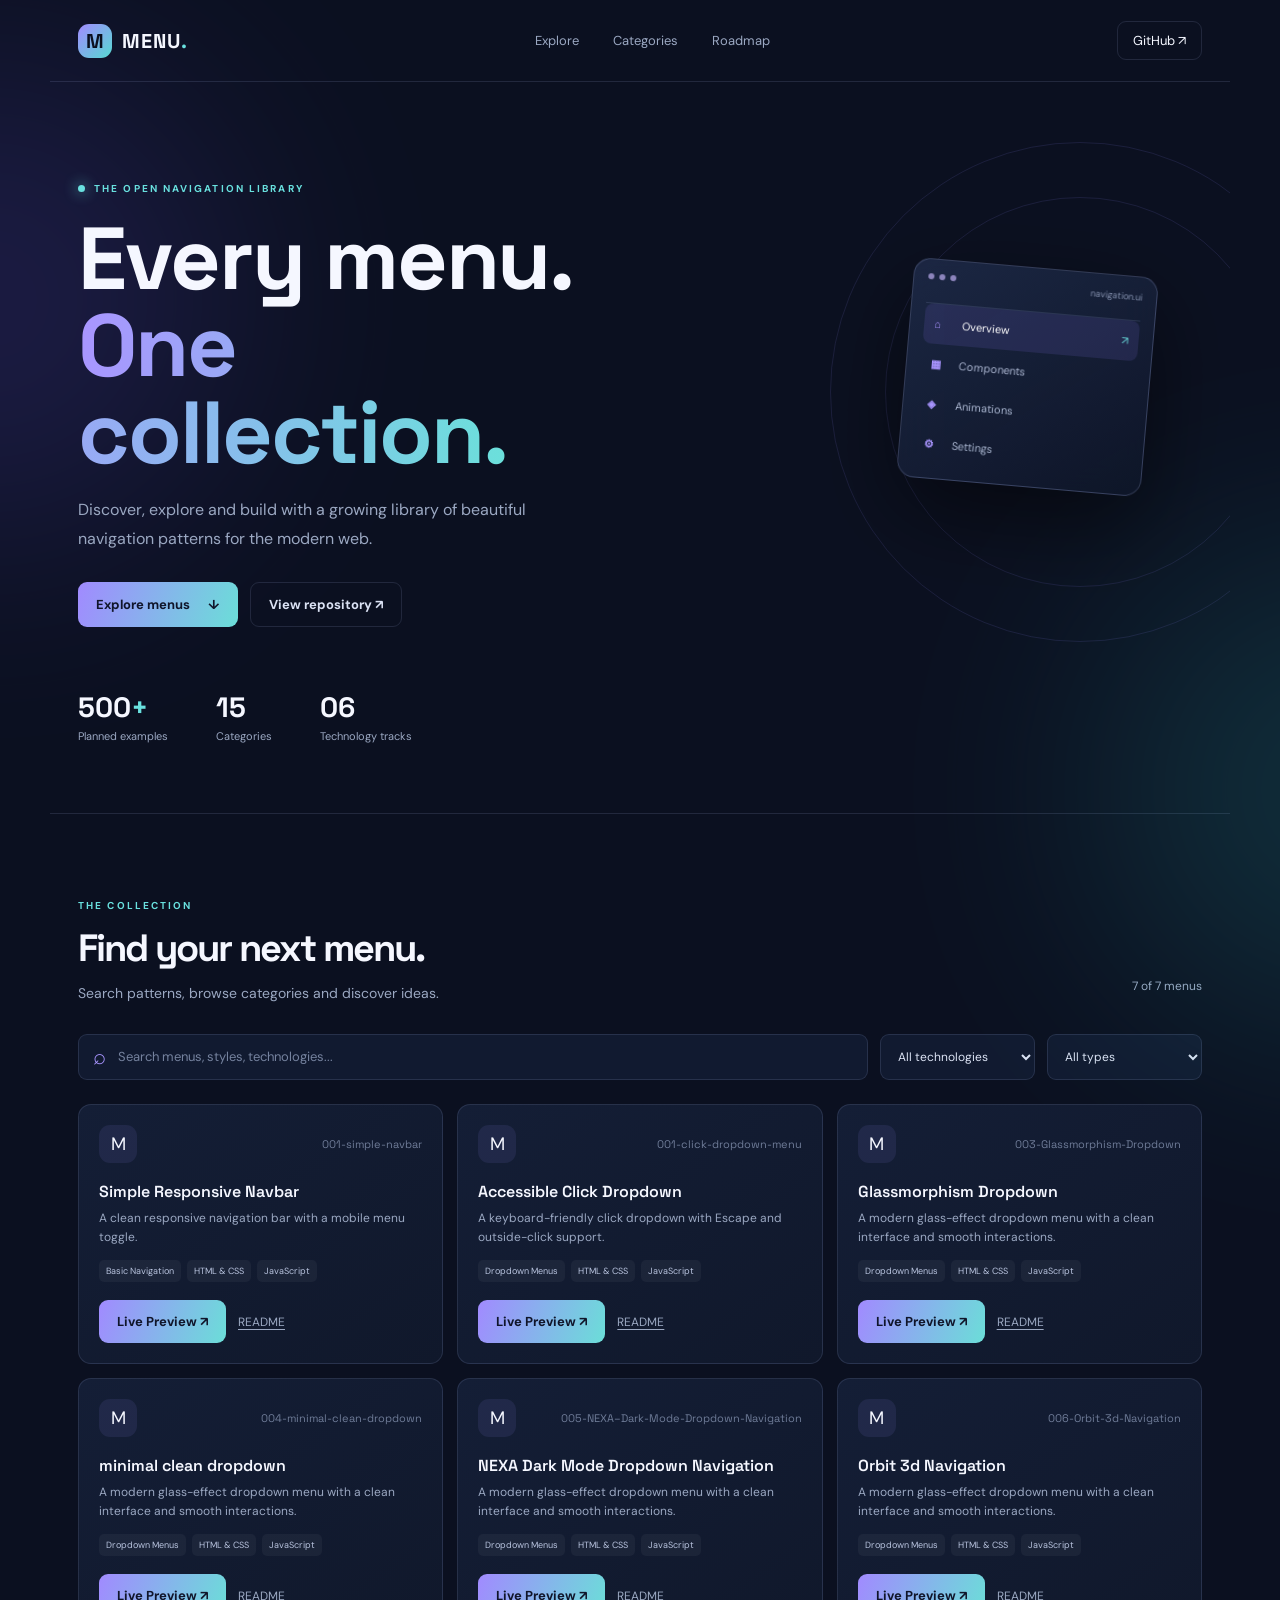
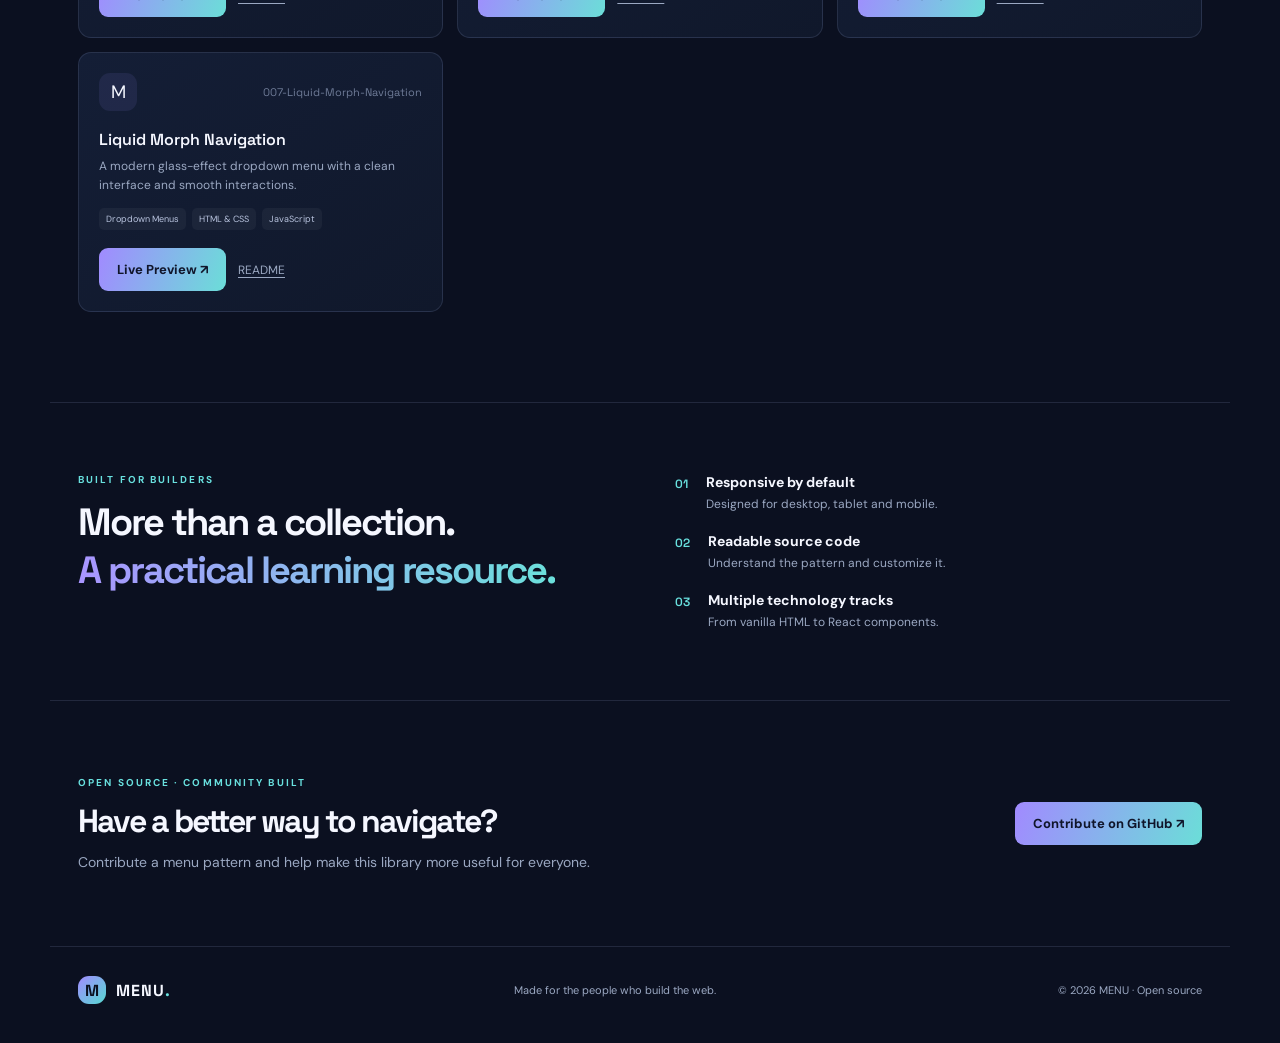
<file: index.html>
<!doctype html>
<html lang="en">
<head>
  <meta charset="utf-8">
  <meta name="viewport" content="width=device-width, initial-scale=1">
  <meta name="description" content="Explore a growing collection of responsive, animated and interactive web navigation menus.">
  <meta name="theme-color" content="#0b1020">
  <title>MENU — Navigation Library</title>
  <link rel="preconnect" href="https://fonts.googleapis.com">
  <link rel="preconnect" href="https://fonts.gstatic.com" crossorigin>
  <link href="https://fonts.googleapis.com/css2?family=DM+Sans:wght@400;500;600;700&family=Space+Grotesk:wght@500;600;700&display=swap" rel="stylesheet">
  <link rel="stylesheet" href="assets/css/style.css">
</head>
<body>
  <div class="ambient ambient-one"></div><div class="ambient ambient-two"></div>
  <header class="topbar">
    <a class="brand" href="#" aria-label="MENU home"><span class="brand-mark">M</span><span>MENU<span class="brand-dot">.</span></span></a>
    <nav class="top-links" aria-label="Main navigation">
      <a href="#explore">Explore</a><a href="#categories">Categories</a><a href="ROADMAP.md">Roadmap</a>
    </nav>
    <a class="github-link" href="https://github.com/adnanalamin/MENU" target="_blank" rel="noreferrer">GitHub <span aria-hidden="true">↗</span></a>
    <button class="mobile-toggle" id="mobileToggle" aria-label="Open navigation" aria-expanded="false">☰</button>
  </header>

  <main>
    <section class="hero">
      <div class="eyebrow"><span class="pulse"></span> THE OPEN NAVIGATION LIBRARY</div>
      <h1>Every menu.<br><span>One collection.</span></h1>
      <p class="hero-copy">Discover, explore and build with a growing library of beautiful navigation patterns for the modern web.</p>
      <div class="hero-actions"><a class="button primary" href="#explore">Explore menus <span>↓</span></a><a class="button secondary" href="https://github.com/adnanalamin/MENU" target="_blank" rel="noreferrer">View repository ↗</a></div>
      <div class="hero-stats">
        <div><strong>500<span>+</span></strong><small>Planned examples</small></div>
        <div><strong>15</strong><small>Categories</small></div>
        <div><strong>06</strong><small>Technology tracks</small></div>
      </div>
      <div class="hero-orbit orbit-a"></div><div class="hero-orbit orbit-b"></div>
      <div class="floating-menu"><div class="float-top"><i></i><i></i><i></i><span>navigation.ui</span></div><div class="float-row active"><b>⌂</b> Overview <em>↗</em></div><div class="float-row"><b>▦</b> Components</div><div class="float-row"><b>◈</b> Animations</div><div class="float-row"><b>⚙</b> Settings</div></div>
    </section>

    <section class="explore section-wrap" id="explore">
      <div class="section-heading"><div><div class="eyebrow">THE COLLECTION</div><h2>Find your next menu.</h2><p>Search patterns, browse categories and discover ideas.</p></div><span class="result-count" id="resultCount">15 categories</span></div>
      <div class="toolbar">
        <label class="searchbox"><span>⌕</span><input id="searchInput" type="search" placeholder="Search menus, styles, technologies..." aria-label="Search menus"></label>
        <select id="techFilter" aria-label="Filter by technology"><option value="all">All technologies</option><option>HTML & CSS</option><option>JavaScript</option><option>Bootstrap</option><option>Tailwind CSS</option><option>React</option></select>
        <select id="typeFilter" aria-label="Filter by menu type"><option value="all">All types</option><option>Basic</option><option>Dropdown</option><option>Mega</option><option>Animated</option><option>Mobile</option><option>Sidebar</option><option>Creative</option></select>
      </div>
      <div class="category-grid" id="categoryGrid" aria-live="polite"></div>
      <div class="empty-state" id="emptyState" hidden>No categories match your search. Try another keyword or clear a filter.</div>
    </section>

    <section class="feature-band section-wrap" id="categories">
      <div><div class="eyebrow">BUILT FOR BUILDERS</div><h2>More than a collection.<br><span>A practical learning resource.</span></h2></div>
      <div class="feature-list"><div><b>01</b><span><strong>Responsive by default</strong><small>Designed for desktop, tablet and mobile.</small></span></div><div><b>02</b><span><strong>Readable source code</strong><small>Understand the pattern and customize it.</small></span></div><div><b>03</b><span><strong>Multiple technology tracks</strong><small>From vanilla HTML to React components.</small></span></div></div>
    </section>
    <section class="cta section-wrap"><div><div class="eyebrow">OPEN SOURCE · COMMUNITY BUILT</div><h2>Have a better way to navigate?</h2><p>Contribute a menu pattern and help make this library more useful for everyone.</p></div><a class="button primary" href="https://github.com/adnanalamin/MENU" target="_blank" rel="noreferrer">Contribute on GitHub ↗</a></section>
  </main>
  <footer><a class="brand" href="#"><span class="brand-mark">M</span><span>MENU<span class="brand-dot">.</span></span></a><p>Made for the people who build the web.</p><span>© <span id="year"></span> MENU · Open source</span></footer>
  <script src="assets/js/menus-data.js"></script>
  <script src="assets/js/app.js"></script>
</body>
</html>
</file>
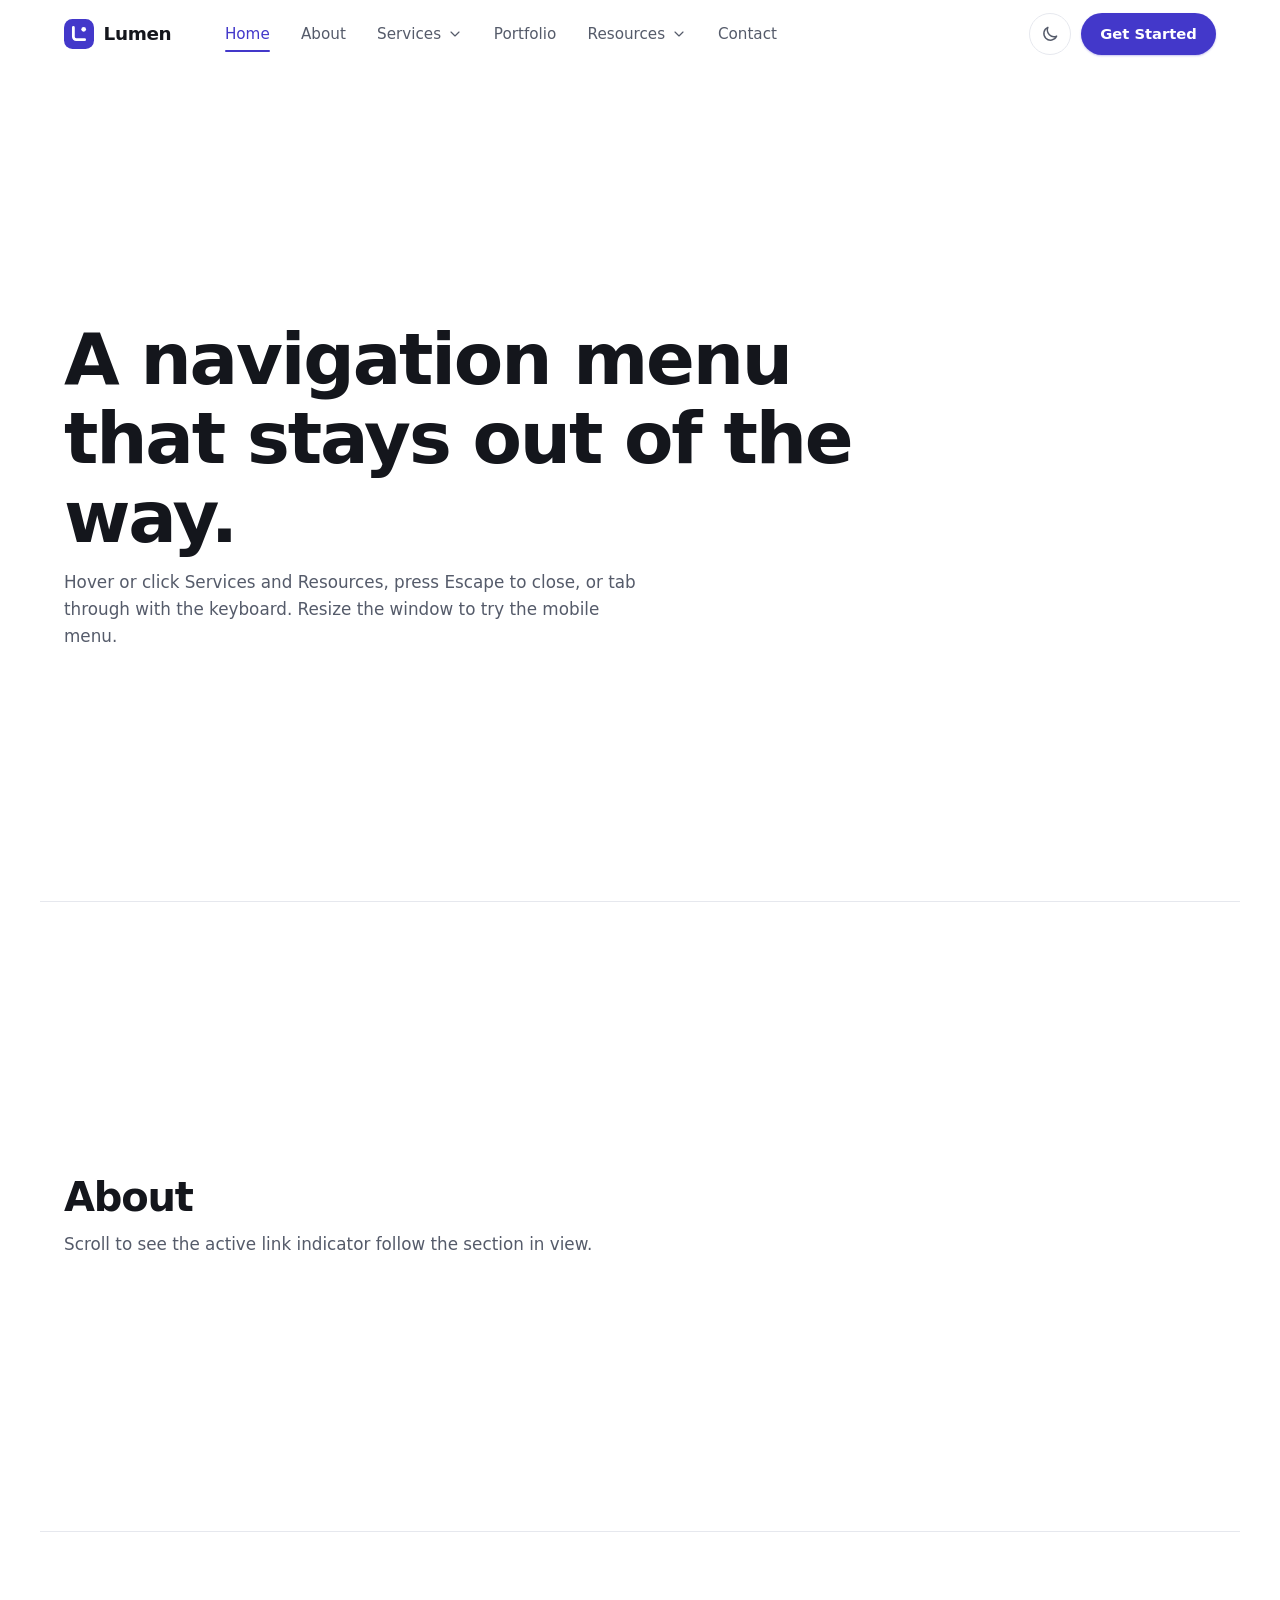
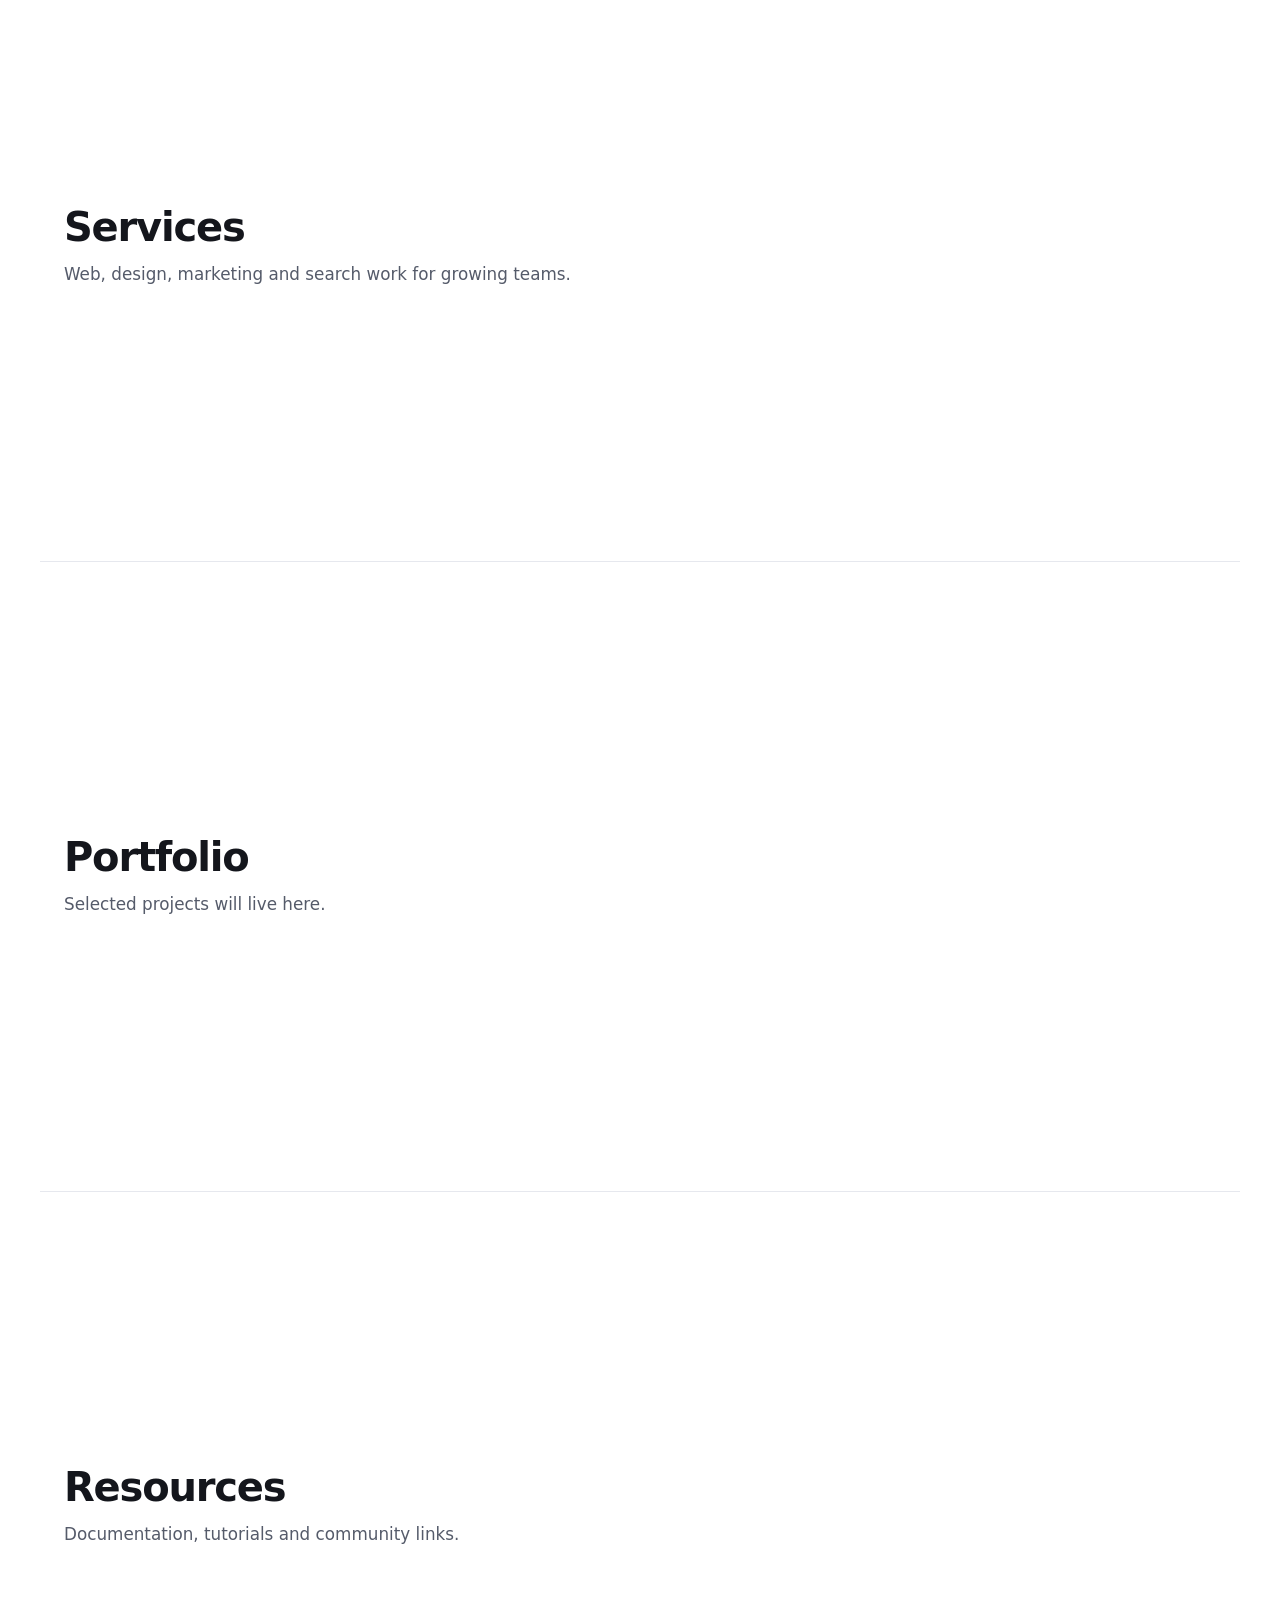
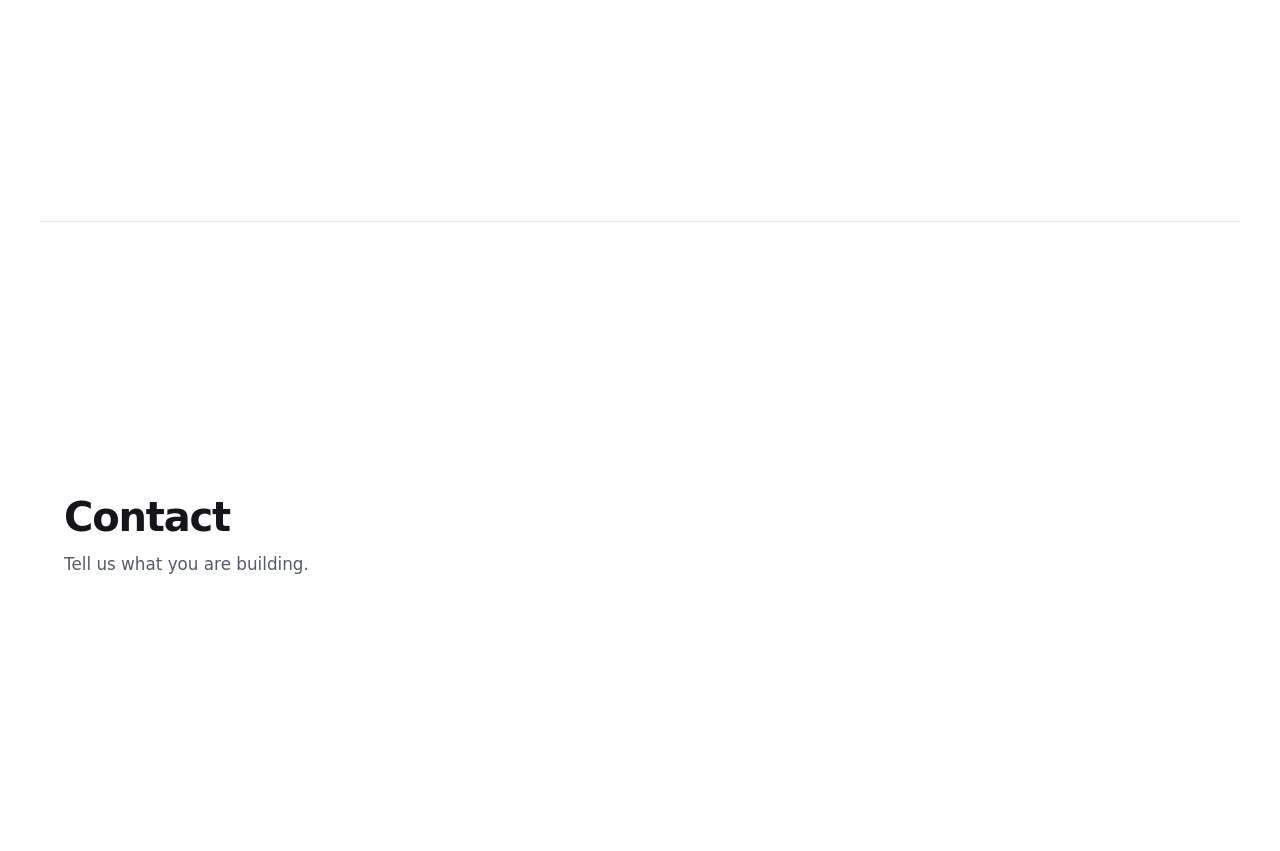
<file: 04-minimal-clean-dropdown/index.html>
<!DOCTYPE html>
<html lang="en">
<head>
  <meta charset="UTF-8">
  <meta name="viewport" content="width=device-width, initial-scale=1">
  <title>Lumen – Minimal Clean Dropdown Menu</title>
  <meta name="description" content="A minimal, accessible dropdown navigation built with HTML, CSS and vanilla JavaScript.">
  <link rel="icon" href="assets/icons/logo.svg" type="image/svg+xml">
  <link rel="stylesheet" href="css/style.css">
  <script src="js/script.js" defer></script>
</head>
<body>
  <a class="skip-link" href="#main">Skip to content</a>

  <!-- SVG icon sprite: icons are referenced with <use href="#i-name"> -->
  <svg width="0" height="0" style="position:absolute" aria-hidden="true" focusable="false">
    <defs>
      <symbol id="i-code" viewBox="0 0 24 24"><path d="m8 8-4 4 4 4M16 8l4 4-4 4M13.5 5l-3 14"/></symbol>
      <symbol id="i-layout" viewBox="0 0 24 24"><rect x="3" y="4" width="18" height="16" rx="2.5"/><path d="M3 10h18M9 10v10"/></symbol>
      <symbol id="i-shapes" viewBox="0 0 24 24"><circle cx="9" cy="9" r="5"/><rect x="11" y="11" width="9" height="9" rx="2"/></symbol>
      <symbol id="i-megaphone" viewBox="0 0 24 24"><path d="M4 10v4h3l7 4V6L7 10H4zM17.5 9.5a4 4 0 0 1 0 5"/></symbol>
      <symbol id="i-search" viewBox="0 0 24 24"><circle cx="11" cy="11" r="6.5"/><path d="m16 16 4.5 4.5"/></symbol>
      <symbol id="i-book" viewBox="0 0 24 24"><path d="M5 4h10a3 3 0 0 1 3 3v13H8a3 3 0 0 1-3-3V4zM8 17h10"/></symbol>
      <symbol id="i-play" viewBox="0 0 24 24"><circle cx="12" cy="12" r="9"/><path d="m10 8.5 5.5 3.5-5.5 3.5z"/></symbol>
      <symbol id="i-pen" viewBox="0 0 24 24"><path d="M4 20l1-4L16 5l3 3L8 19l-4 1zM14 7l3 3"/></symbol>
      <symbol id="i-lifebuoy" viewBox="0 0 24 24"><circle cx="12" cy="12" r="9"/><circle cx="12" cy="12" r="3.5"/><path d="m5.6 5.6 3.9 3.9M14.5 14.5l3.9 3.9M18.4 5.6l-3.9 3.9M9.5 14.5l-3.9 3.9"/></symbol>
      <symbol id="i-users" viewBox="0 0 24 24"><circle cx="9" cy="8.5" r="3.5"/><path d="M2.5 20c.6-3.5 3.2-5.5 6.5-5.5s5.9 2 6.5 5.5M16 5.3a3.5 3.5 0 0 1 0 6.4M18 14.8c2 .7 3.2 2.4 3.5 5.2"/></symbol>
      <symbol id="i-chevron" viewBox="0 0 24 24"><path d="m6 9 6 6 6-6"/></symbol>
      <symbol id="i-sun" viewBox="0 0 24 24"><circle cx="12" cy="12" r="4"/><path d="M12 2.5v2M12 19.5v2M2.5 12h2M19.5 12h2M5.3 5.3l1.4 1.4M17.3 17.3l1.4 1.4M18.7 5.3l-1.4 1.4M6.7 17.3l-1.4 1.4"/></symbol>
      <symbol id="i-moon" viewBox="0 0 24 24"><path d="M20 14.5A8 8 0 0 1 9.5 4a8 8 0 1 0 10.5 10.5z"/></symbol>
    </defs>
  </svg>

  <header class="site-header">
    <nav class="nav" aria-label="Main">
      <a class="brand" href="#home" aria-label="Lumen, back to top">
        <svg class="brand-mark" viewBox="0 0 32 32" aria-hidden="true"><rect width="32" height="32" rx="9"/><path d="M10 9v10a3 3 0 0 0 3 3h9" fill="none" stroke="currentColor" stroke-width="3" stroke-linecap="round"/><circle cx="21" cy="11" r="2.5" fill="currentColor"/></svg>
        <span class="brand-name">Lumen</span>
      </a>

      <button class="nav-toggle" type="button" aria-expanded="false" aria-controls="nav-panel" aria-label="Open menu">
        <span class="bar"></span><span class="bar"></span><span class="bar"></span>
      </button>

      <div class="nav-panel" id="nav-panel">
        <ul class="nav-list">
          <li><a class="nav-link" href="#home" data-section="home">Home</a></li>
          <li><a class="nav-link" href="#about" data-section="about">About</a></li>

          <li class="has-dropdown">
            <button class="nav-link nav-trigger" type="button" aria-expanded="false" aria-controls="menu-services" data-section="services">
              Services <svg class="icon chevron" aria-hidden="true"><use href="#i-chevron"/></svg>
            </button>
            <div class="dropdown" id="menu-services">
              <div class="dropdown-inner"><ul class="dropdown-list">
                <li><a class="dropdown-link" href="#services"><span class="icon-box"><svg class="icon" aria-hidden="true"><use href="#i-code"/></svg></span><span><span class="dd-title">Web Development</span><span class="dd-desc">Fast, accessible sites built to scale.</span></span></a></li>
                <li><a class="dropdown-link" href="#services"><span class="icon-box"><svg class="icon" aria-hidden="true"><use href="#i-layout"/></svg></span><span><span class="dd-title">UI/UX Design</span><span class="dd-desc">Interfaces shaped by research and testing.</span></span></a></li>
                <li><a class="dropdown-link" href="#services"><span class="icon-box"><svg class="icon" aria-hidden="true"><use href="#i-shapes"/></svg></span><span><span class="dd-title">Graphic Design</span><span class="dd-desc">Brand identities and visuals that stand out.</span></span></a></li>
                <li><a class="dropdown-link" href="#services"><span class="icon-box"><svg class="icon" aria-hidden="true"><use href="#i-megaphone"/></svg></span><span><span class="dd-title">Digital Marketing</span><span class="dd-desc">Campaigns that reach the right audience.</span></span></a></li>
                <li><a class="dropdown-link" href="#services"><span class="icon-box"><svg class="icon" aria-hidden="true"><use href="#i-search"/></svg></span><span><span class="dd-title">SEO Optimization</span><span class="dd-desc">Rank higher and get found sooner.</span></span></a></li>
              </ul></div>
            </div>
          </li>

          <li><a class="nav-link" href="#portfolio" data-section="portfolio">Portfolio</a></li>

          <li class="has-dropdown">
            <button class="nav-link nav-trigger" type="button" aria-expanded="false" aria-controls="menu-resources" data-section="resources">
              Resources <svg class="icon chevron" aria-hidden="true"><use href="#i-chevron"/></svg>
            </button>
            <div class="dropdown" id="menu-resources">
              <div class="dropdown-inner"><ul class="dropdown-list">
                <li><a class="dropdown-link" href="#resources"><span class="icon-box"><svg class="icon" aria-hidden="true"><use href="#i-book"/></svg></span><span><span class="dd-title">Documentation</span><span class="dd-desc">Guides and API references.</span></span></a></li>
                <li><a class="dropdown-link" href="#resources"><span class="icon-box"><svg class="icon" aria-hidden="true"><use href="#i-play"/></svg></span><span><span class="dd-title">Tutorials</span><span class="dd-desc">Step-by-step lessons to learn by doing.</span></span></a></li>
                <li><a class="dropdown-link" href="#resources"><span class="icon-box"><svg class="icon" aria-hidden="true"><use href="#i-pen"/></svg></span><span><span class="dd-title">Blog</span><span class="dd-desc">Articles on design and development.</span></span></a></li>
                <li><a class="dropdown-link" href="#resources"><span class="icon-box"><svg class="icon" aria-hidden="true"><use href="#i-lifebuoy"/></svg></span><span><span class="dd-title">Help Center</span><span class="dd-desc">Answers to common questions.</span></span></a></li>
                <li><a class="dropdown-link" href="#resources"><span class="icon-box"><svg class="icon" aria-hidden="true"><use href="#i-users"/></svg></span><span><span class="dd-title">Community</span><span class="dd-desc">Share ideas and get feedback.</span></span></a></li>
              </ul></div>
            </div>
          </li>

          <li><a class="nav-link" href="#contact" data-section="contact">Contact</a></li>
        </ul>

        <div class="nav-actions">
          <button class="icon-btn theme-toggle" type="button" aria-pressed="false" aria-label="Switch to dark theme">
            <svg class="icon icon-moon" aria-hidden="true"><use href="#i-moon"/></svg>
            <svg class="icon icon-sun" aria-hidden="true"><use href="#i-sun"/></svg>
          </button>
          <a class="btn" href="#contact">Get Started</a>
        </div>
      </div>
    </nav>
  </header>

  <main id="main">
    <section class="demo" id="home">
      <h1>A navigation menu that stays out of the way.</h1>
      <p>Hover or click Services and Resources, press Escape to close, or tab through with the keyboard. Resize the window to try the mobile menu.</p>
    </section>
    <section class="demo" id="about"><h2>About</h2><p>Scroll to see the active link indicator follow the section in view.</p></section>
    <section class="demo" id="services"><h2>Services</h2><p>Web, design, marketing and search work for growing teams.</p></section>
    <section class="demo" id="portfolio"><h2>Portfolio</h2><p>Selected projects will live here.</p></section>
    <section class="demo" id="resources"><h2>Resources</h2><p>Documentation, tutorials and community links.</p></section>
    <section class="demo" id="contact"><h2>Contact</h2><p>Tell us what you are building.</p></section>
  </main>
</body>
</html>
</file>
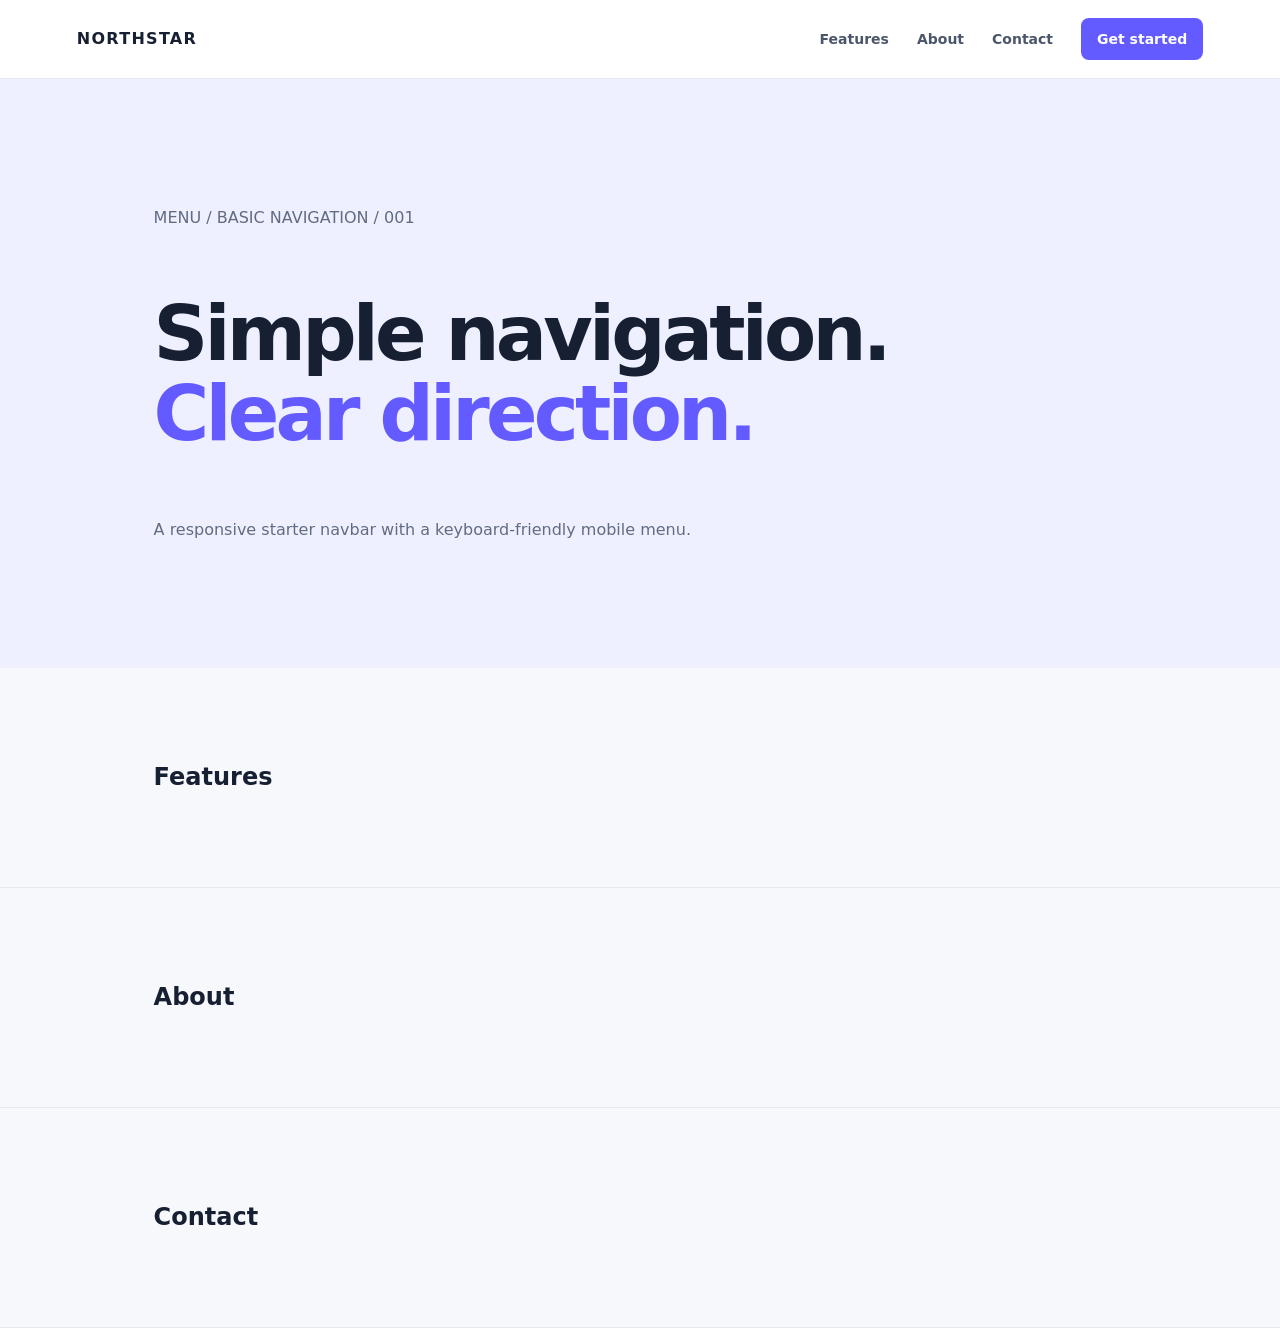
<file: 01-basic-navigation/001-simple-navbar/index.html>
<!doctype html><html lang="en"><head><meta charset="utf-8"><meta name="viewport" content="width=device-width,initial-scale=1"><title>Simple Responsive Navbar | MENU</title><link rel="stylesheet" href="style.css"></head><body><header class="header"><a class="logo" href="#home">NORTHSTAR</a><button class="toggle" id="toggle" aria-expanded="false" aria-controls="nav">Menu</button><nav id="nav" aria-label="Primary navigation"><a href="#features">Features</a><a href="#about">About</a><a href="#contact">Contact</a><a class="cta" href="#contact">Get started</a></nav></header><main id="home"><section class="hero"><p>MENU / BASIC NAVIGATION / 001</p><h1>Simple navigation.<br><span>Clear direction.</span></h1><p>A responsive starter navbar with a keyboard-friendly mobile menu.</p></section><section id="features"><h2>Features</h2></section><section id="about"><h2>About</h2></section><section id="contact"><h2>Contact</h2></section></main><script src="script.js"></script></body></html>
</file>
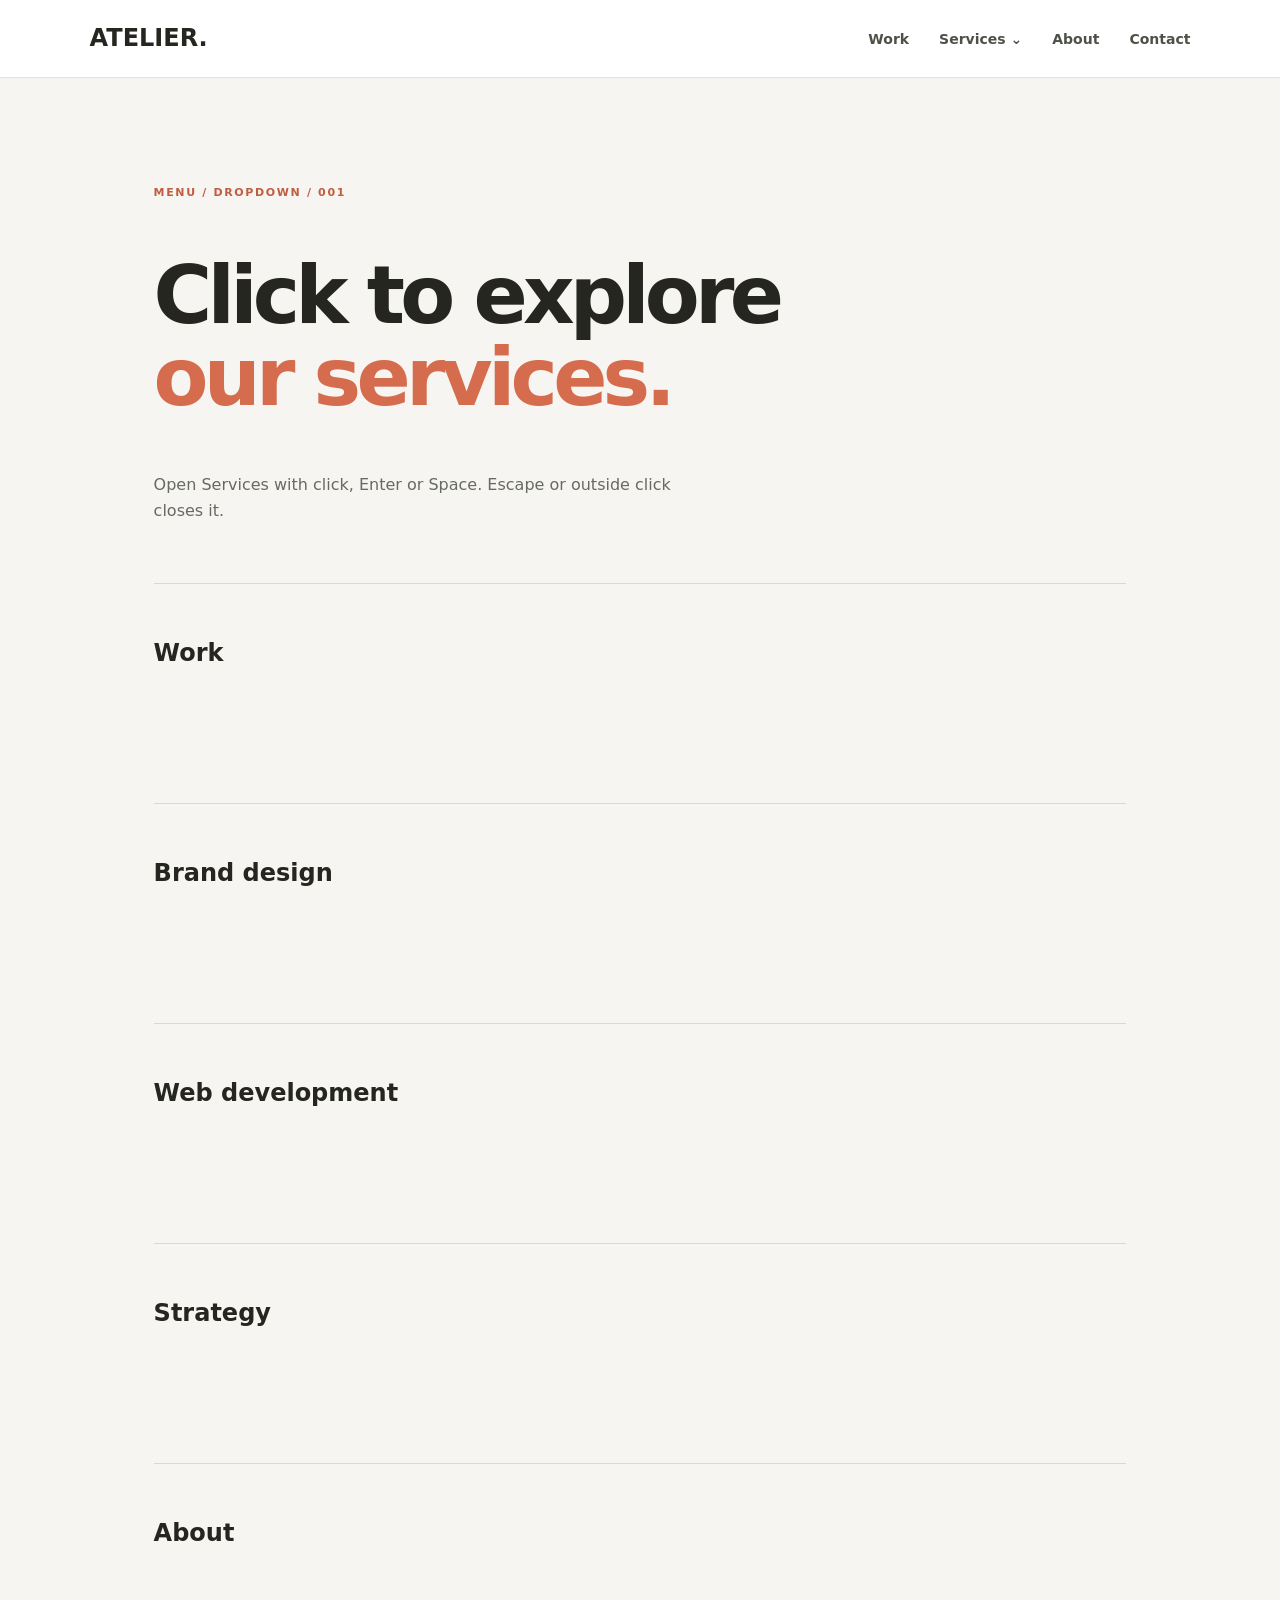
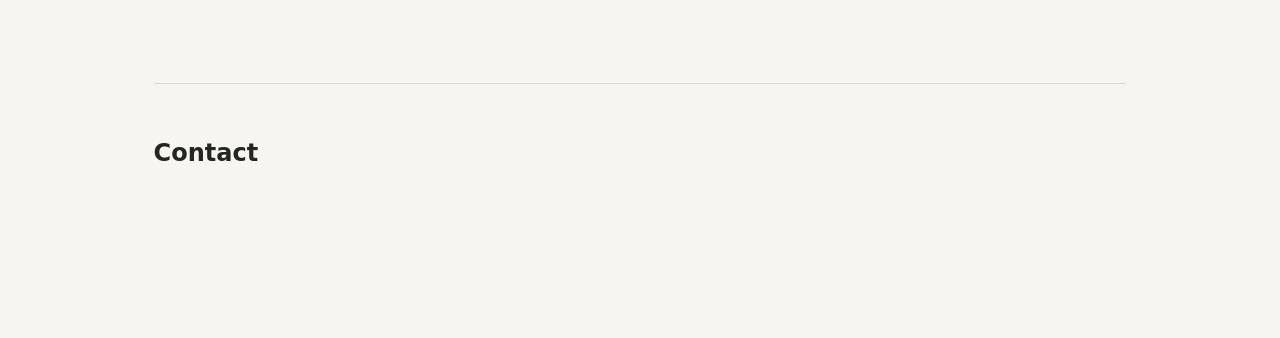
<file: 02-dropdown-menus/001-click-dropdown-menu/index.html>
<!doctype html><html lang="en"><head><meta charset="utf-8"><meta name="viewport" content="width=device-width,initial-scale=1"><title>Accessible Click Dropdown | MENU</title><link rel="stylesheet" href="style.css"></head><body><header class="header"><a class="logo" href="#home">ATELIER.</a><nav aria-label="Primary navigation"><a href="#work">Work</a><div class="drop"><button id="services" aria-expanded="false" aria-controls="panel">Services <span aria-hidden="true">⌄</span></button><div id="panel" class="panel" hidden><a href="#design">Brand design</a><a href="#web">Web development</a><a href="#strategy">Strategy</a></div></div><a href="#about">About</a><a href="#contact">Contact</a></nav></header><main id="home"><p class="eyebrow">MENU / DROPDOWN / 001</p><h1>Click to explore<br><span>our services.</span></h1><p>Open Services with click, Enter or Space. Escape or outside click closes it.</p><section id="work"><h2>Work</h2></section><section id="design"><h2>Brand design</h2></section><section id="web"><h2>Web development</h2></section><section id="strategy"><h2>Strategy</h2></section><section id="about"><h2>About</h2></section><section id="contact"><h2>Contact</h2></section></main><script src="script.js"></script></body></html>
</file>
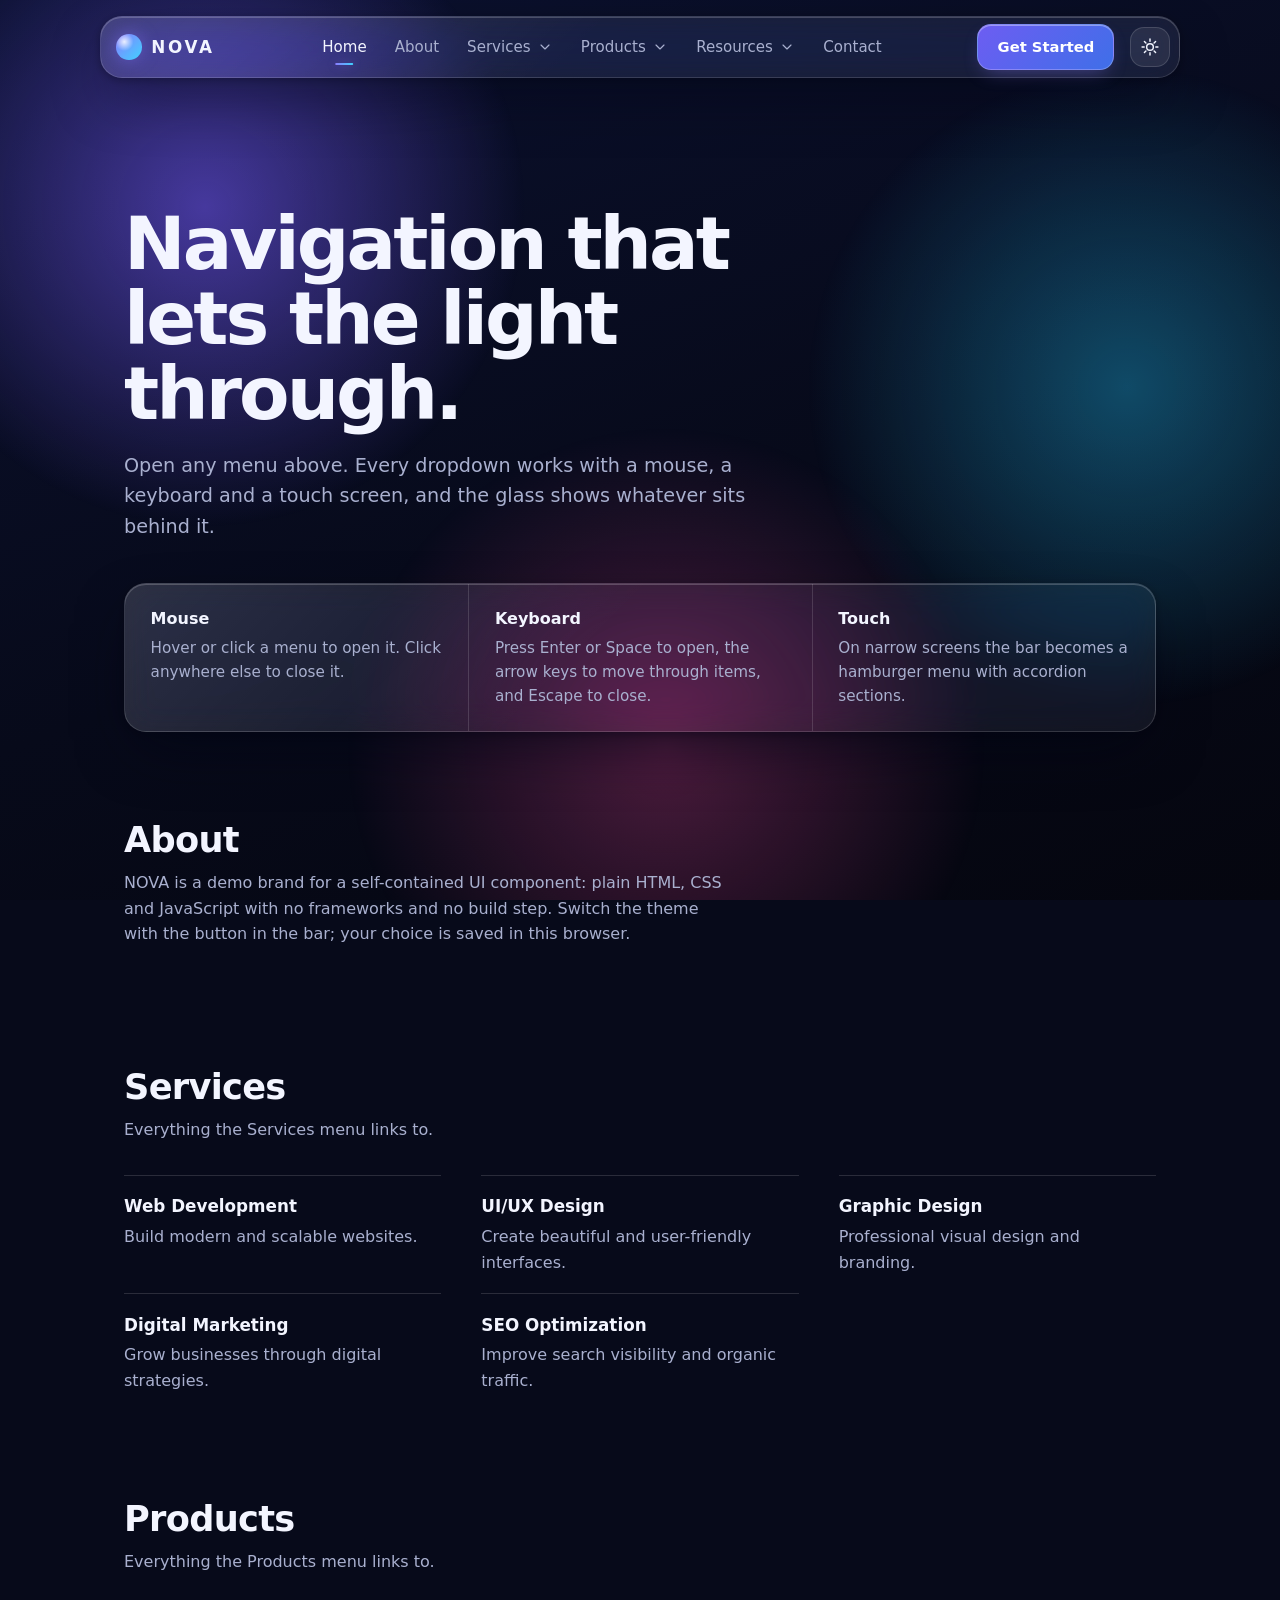
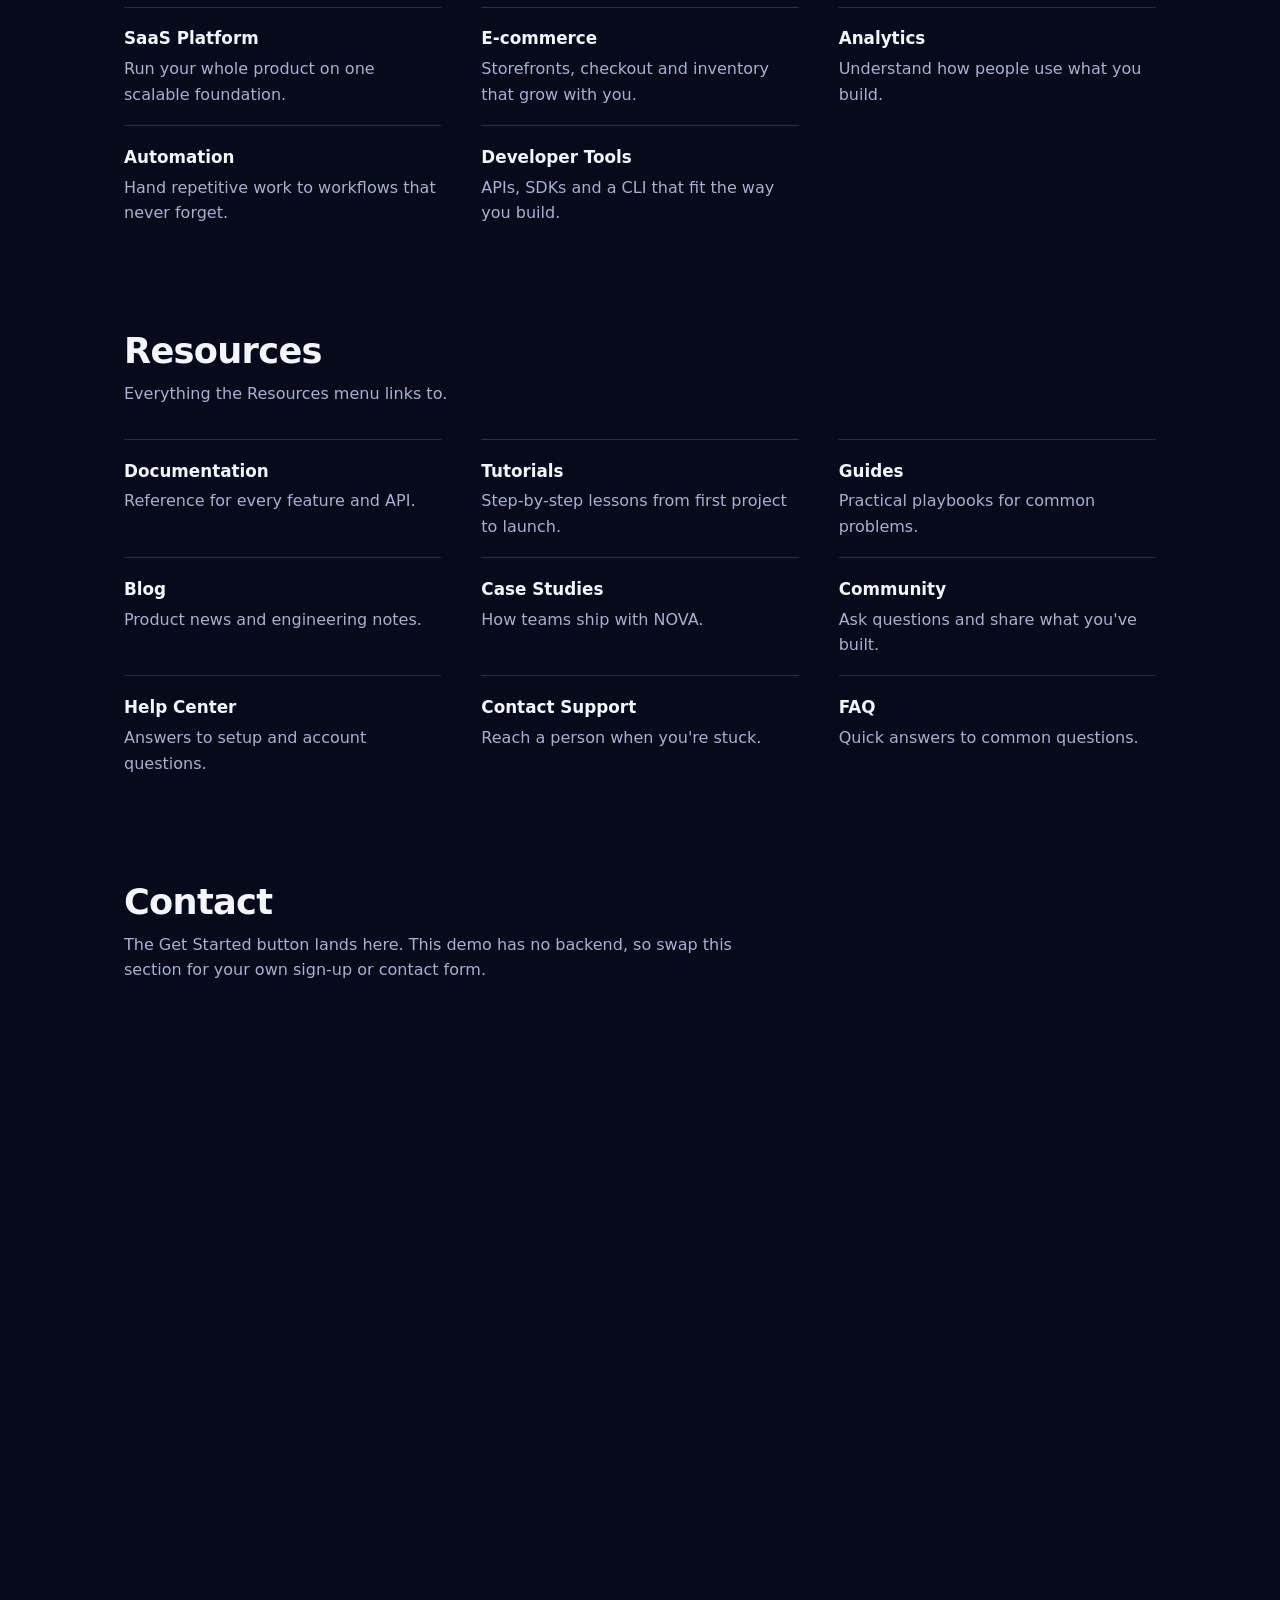
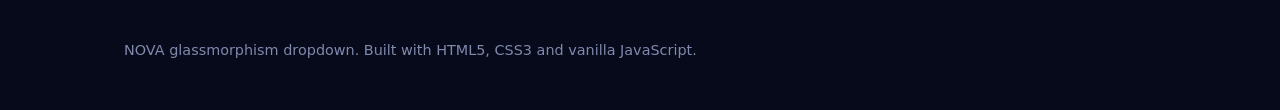
<file: 03-Glassmorphism Dropdown/003-glassmorphism-dropdown/index.html>
<!DOCTYPE html>
<html lang="en" data-theme="dark">
<head>
  <meta charset="utf-8">
  <meta name="viewport" content="width=device-width, initial-scale=1">
  <title>NOVA – Glassmorphism Dropdown Navigation</title>
  <meta name="description" content="A premium glassmorphism navigation bar with dropdowns, a mega menu, a mobile accordion and a dark/light theme. Built with HTML, CSS and vanilla JavaScript.">
  <meta name="theme-color" content="#070a1a">
  <link rel="icon" href="assets/icons/logo.svg" type="image/svg+xml">
  <link rel="stylesheet" href="style.css">
  <!-- Loaded in <head> (no defer) so the saved theme is applied before first paint. -->
  
</head>
<body>

  <!-- ============================================================
       SVG ICON SPRITE – every icon is a <symbol> referenced with
       <svg class="icon"> + use element pointing at the symbol id
       Stroke, size and colour are controlled from CSS (.icon).
       ============================================================ -->
  <svg class="sprite" width="0" height="0" aria-hidden="true" focusable="false">
    <symbol id="i-home" viewBox="0 0 24 24"><path d="M3 10.5 12 3l9 7.5"/><path d="M5 9.5V20h5v-6h4v6h5V9.5"/></symbol>
    <symbol id="i-about" viewBox="0 0 24 24"><circle cx="12" cy="12" r="9"/><path d="M12 11v5"/><circle cx="12" cy="7.9" r=".6" fill="currentColor"/></symbol>
    <symbol id="i-services" viewBox="0 0 24 24"><path d="m12 3 9 5-9 5-9-5 9-5Z"/><path d="m3 13 9 5 9-5"/></symbol>
    <symbol id="i-products" viewBox="0 0 24 24"><path d="M12 3 20 7.5v9L12 21l-8-4.5v-9L12 3Z"/><path d="m4 7.5 8 4.5 8-4.5M12 12v9"/></symbol>
    <symbol id="i-resources" viewBox="0 0 24 24"><path d="M5 5a2 2 0 0 1 2-2h12v15H7a2 2 0 0 0-2 2V5Z"/><path d="M5 20a2 2 0 0 0 2 1h12v-3"/></symbol>
    <symbol id="i-contact" viewBox="0 0 24 24"><rect x="3" y="5" width="18" height="14" rx="2.5"/><path d="m4 7 8 6 8-6"/></symbol>
    <symbol id="i-web" viewBox="0 0 24 24"><path d="m8 8-4 4 4 4M16 8l4 4-4 4M14 5l-4 14"/></symbol>
    <symbol id="i-uiux" viewBox="0 0 24 24"><rect x="3" y="4" width="18" height="16" rx="2.5"/><path d="M3 9h18M9 9v11"/></symbol>
    <symbol id="i-graphic" viewBox="0 0 24 24"><path d="M12 3a9 9 0 1 0 0 18c1.2 0 1.8-.8 1.8-1.7 0-.5-.2-.9-.5-1.3-.3-.4-.5-.8-.5-1.3 0-.9.7-1.7 1.7-1.7H17a4 4 0 0 0 4-4C21 6.6 17 3 12 3Z"/><circle cx="7.5" cy="11" r=".9" fill="currentColor"/><circle cx="10" cy="7" r=".9" fill="currentColor"/><circle cx="14.5" cy="7" r=".9" fill="currentColor"/></symbol>
    <symbol id="i-marketing" viewBox="0 0 24 24"><path d="M4 10v4h3l8 4V6L7 10H4Z"/><path d="M18.5 9.5a3.5 3.5 0 0 1 0 5"/></symbol>
    <symbol id="i-seo" viewBox="0 0 24 24"><circle cx="11" cy="11" r="6.5"/><path d="m16 16 4.5 4.5"/></symbol>
    <symbol id="i-saas" viewBox="0 0 24 24"><path d="M7 18a4 4 0 0 1-.6-7.95A5.5 5.5 0 0 1 17 9.5a4.2 4.2 0 0 1 .5 8.5H7Z"/></symbol>
    <symbol id="i-ecommerce" viewBox="0 0 24 24"><path d="M3 4h2.5l2 11h10l2-8H7"/><circle cx="9" cy="19.5" r="1.2"/><circle cx="17" cy="19.5" r="1.2"/></symbol>
    <symbol id="i-analytics" viewBox="0 0 24 24"><path d="M4 4v16h16"/><path d="M8 16v-4M12 16V8M16 16v-6"/></symbol>
    <symbol id="i-automation" viewBox="0 0 24 24"><path d="M13 3 5 13.5h6L10 21l8-10.5h-6L13 3Z"/></symbol>
    <symbol id="i-devtools" viewBox="0 0 24 24"><rect x="3" y="4" width="18" height="16" rx="2.5"/><path d="m7.5 9.5 3 2.5-3 2.5M13 15h3.5"/></symbol>
    <symbol id="i-docs" viewBox="0 0 24 24"><path d="M6 3h8l4 4v14H6V3Z"/><path d="M14 3v4h4M9 12h6M9 16h6"/></symbol>
    <symbol id="i-tutorials" viewBox="0 0 24 24"><circle cx="12" cy="12" r="9"/><path d="m10 8.5 5 3.5-5 3.5v-7Z"/></symbol>
    <symbol id="i-guides" viewBox="0 0 24 24"><circle cx="12" cy="12" r="9"/><path d="m15.5 8.5-2 5-5 2 2-5 5-2Z"/></symbol>
    <symbol id="i-blog" viewBox="0 0 24 24"><path d="m4 20 1-4L16.5 4.5a2 2 0 0 1 3 3L8 19l-4 1Z"/><path d="m14.5 6.5 3 3"/></symbol>
    <symbol id="i-cases" viewBox="0 0 24 24"><rect x="3" y="7" width="18" height="13" rx="2.5"/><path d="M9 7V5.5A1.5 1.5 0 0 1 10.5 4h3A1.5 1.5 0 0 1 15 5.5V7M3 13h18"/></symbol>
    <symbol id="i-community" viewBox="0 0 24 24"><circle cx="9" cy="9" r="3"/><path d="M3.5 19a5.5 5.5 0 0 1 11 0"/><circle cx="17" cy="10" r="2.3"/><path d="M16 14.2A4.5 4.5 0 0 1 20.5 19"/></symbol>
    <symbol id="i-help" viewBox="0 0 24 24"><circle cx="12" cy="12" r="9"/><path d="M9.5 9.5a2.5 2.5 0 1 1 3.5 2.3c-.7.4-1 .9-1 1.7"/><circle cx="12" cy="16.8" r=".7" fill="currentColor"/></symbol>
    <symbol id="i-support" viewBox="0 0 24 24"><path d="M4 14v-2a8 8 0 0 1 16 0v2"/><rect x="3" y="13" width="4" height="6" rx="1.5"/><rect x="17" y="13" width="4" height="6" rx="1.5"/><path d="M19 19c0 1.5-2 2.5-5 2.5"/></symbol>
    <symbol id="i-faq" viewBox="0 0 24 24"><path d="M4 5.5A2.5 2.5 0 0 1 6.5 3h11A2.5 2.5 0 0 1 20 5.5v8a2.5 2.5 0 0 1-2.5 2.5H11l-4.5 4v-4A2.5 2.5 0 0 1 4 13.5v-8Z"/><path d="M10 8.5a2 2 0 1 1 2.8 1.8c-.5.3-.8.6-.8 1.2"/></symbol>
    <symbol id="i-arrow" viewBox="0 0 24 24"><path d="M5 12h14M13 6l6 6-6 6"/></symbol>
    <symbol id="i-chevron" viewBox="0 0 24 24"><path d="m6 9 6 6 6-6"/></symbol>
    <symbol id="i-menu" viewBox="0 0 24 24"><path d="M4 7h16M4 12h16M4 17h16"/></symbol>
    <symbol id="i-close" viewBox="0 0 24 24"><path d="M6 6l12 12M18 6 6 18"/></symbol>
    <symbol id="i-sun" viewBox="0 0 24 24"><circle cx="12" cy="12" r="4"/><path d="M12 2.5V5M12 19v2.5M2.5 12H5M19 12h2.5M5.3 5.3l1.8 1.8M16.9 16.9l1.8 1.8M5.3 18.7l1.8-1.8M16.9 7.1l1.8-1.8"/></symbol>
    <symbol id="i-moon" viewBox="0 0 24 24"><path d="M20 14.5A8.5 8.5 0 0 1 9.5 4 8.5 8.5 0 1 0 20 14.5Z"/></symbol>
  </svg>

  <!-- Decorative ambient background (CSS only) -->
  <div class="ambient" aria-hidden="true">
    <span class="ambient__blob ambient__blob--1"></span>
    <span class="ambient__blob ambient__blob--2"></span>
    <span class="ambient__blob ambient__blob--3"></span>
  </div>

  <a class="skip-link" href="#main">Skip to content</a>

  <header class="site-header">
    <nav class="navbar" aria-label="Main">

      <!-- Brand: change the text (and the mark in CSS) to rebrand -->
      <a class="brand" href="#home" aria-label="NOVA, back to the top">
        <span class="brand__mark" aria-hidden="true"></span>
        <span class="brand__name">NOVA</span>
      </a>

      <!-- Desktop: inline links. Mobile: slide-down panel. -->
      <div class="nav-collapse" id="nav-menu">
        <div class="nav-collapse__inner">

          <ul class="nav-list">
            <li class="nav-item">
              <a class="nav-link is-active" href="#home" data-section="home" aria-current="location">
                <svg class="icon nav-link__icon" aria-hidden="true" focusable="false"><use href="#i-home"/></svg>
                <span>Home</span>
              </a>
            </li>

            <li class="nav-item">
              <a class="nav-link" href="#about" data-section="about">
                <svg class="icon nav-link__icon" aria-hidden="true" focusable="false"><use href="#i-about"/></svg>
                <span>About</span>
              </a>
            </li>

            <!-- SERVICES -->
            <li class="nav-item" data-dropdown>
              <button class="nav-link nav-trigger" type="button" id="services-trigger"
                      aria-expanded="false" aria-controls="services-menu" data-section="services">
                <svg class="icon nav-link__icon" aria-hidden="true" focusable="false"><use href="#i-services"/></svg>
                <span>Services</span>
                <svg class="icon chevron" aria-hidden="true" focusable="false"><use href="#i-chevron"/></svg>
              </button>
              <div class="dropdown" id="services-menu" role="group" aria-labelledby="services-trigger">
                <div class="dropdown__panel">
                  <ul class="menu-list">
                    <li class="stagger" style="--i:0">
                      <a class="menu-item" href="#web-development">
                        <span class="menu-item__icon"><svg class="icon" aria-hidden="true" focusable="false"><use href="#i-web"/></svg></span>
                        <span class="menu-item__text"><span class="menu-item__title">Web Development</span><span class="menu-item__desc">Build modern and scalable websites.</span></span>
                        <svg class="icon menu-item__arrow" aria-hidden="true" focusable="false"><use href="#i-arrow"/></svg>
                      </a>
                    </li>
                    <li class="stagger" style="--i:1">
                      <a class="menu-item" href="#ui-ux-design">
                        <span class="menu-item__icon"><svg class="icon" aria-hidden="true" focusable="false"><use href="#i-uiux"/></svg></span>
                        <span class="menu-item__text"><span class="menu-item__title">UI/UX Design</span><span class="menu-item__desc">Create beautiful and user-friendly interfaces.</span></span>
                        <svg class="icon menu-item__arrow" aria-hidden="true" focusable="false"><use href="#i-arrow"/></svg>
                      </a>
                    </li>
                    <li class="stagger" style="--i:2">
                      <a class="menu-item" href="#graphic-design">
                        <span class="menu-item__icon"><svg class="icon" aria-hidden="true" focusable="false"><use href="#i-graphic"/></svg></span>
                        <span class="menu-item__text"><span class="menu-item__title">Graphic Design</span><span class="menu-item__desc">Professional visual design and branding.</span></span>
                        <svg class="icon menu-item__arrow" aria-hidden="true" focusable="false"><use href="#i-arrow"/></svg>
                      </a>
                    </li>
                    <li class="stagger" style="--i:3">
                      <a class="menu-item" href="#digital-marketing">
                        <span class="menu-item__icon"><svg class="icon" aria-hidden="true" focusable="false"><use href="#i-marketing"/></svg></span>
                        <span class="menu-item__text"><span class="menu-item__title">Digital Marketing</span><span class="menu-item__desc">Grow businesses through digital strategies.</span></span>
                        <svg class="icon menu-item__arrow" aria-hidden="true" focusable="false"><use href="#i-arrow"/></svg>
                      </a>
                    </li>
                    <li class="stagger" style="--i:4">
                      <a class="menu-item" href="#seo-optimization">
                        <span class="menu-item__icon"><svg class="icon" aria-hidden="true" focusable="false"><use href="#i-seo"/></svg></span>
                        <span class="menu-item__text"><span class="menu-item__title">SEO Optimization</span><span class="menu-item__desc">Improve search visibility and organic traffic.</span></span>
                        <svg class="icon menu-item__arrow" aria-hidden="true" focusable="false"><use href="#i-arrow"/></svg>
                      </a>
                    </li>
                  </ul>
                </div>
              </div>
            </li>

            <!-- PRODUCTS -->
            <li class="nav-item" data-dropdown>
              <button class="nav-link nav-trigger" type="button" id="products-trigger"
                      aria-expanded="false" aria-controls="products-menu" data-section="products">
                <svg class="icon nav-link__icon" aria-hidden="true" focusable="false"><use href="#i-products"/></svg>
                <span>Products</span>
                <svg class="icon chevron" aria-hidden="true" focusable="false"><use href="#i-chevron"/></svg>
              </button>
              <div class="dropdown" id="products-menu" role="group" aria-labelledby="products-trigger">
                <div class="dropdown__panel">
                  <ul class="menu-list">
                    <li class="stagger" style="--i:0">
                      <a class="menu-item" href="#saas-platform">
                        <span class="menu-item__icon"><svg class="icon" aria-hidden="true" focusable="false"><use href="#i-saas"/></svg></span>
                        <span class="menu-item__text"><span class="menu-item__title">SaaS Platform</span><span class="menu-item__desc">One scalable foundation for your product.</span></span>
                        <svg class="icon menu-item__arrow" aria-hidden="true" focusable="false"><use href="#i-arrow"/></svg>
                      </a>
                    </li>
                    <li class="stagger" style="--i:1">
                      <a class="menu-item" href="#e-commerce">
                        <span class="menu-item__icon"><svg class="icon" aria-hidden="true" focusable="false"><use href="#i-ecommerce"/></svg></span>
                        <span class="menu-item__text"><span class="menu-item__title">E-commerce</span><span class="menu-item__desc">Storefronts, checkout and inventory.</span></span>
                        <svg class="icon menu-item__arrow" aria-hidden="true" focusable="false"><use href="#i-arrow"/></svg>
                      </a>
                    </li>
                    <li class="stagger" style="--i:2">
                      <a class="menu-item" href="#analytics">
                        <span class="menu-item__icon"><svg class="icon" aria-hidden="true" focusable="false"><use href="#i-analytics"/></svg></span>
                        <span class="menu-item__text"><span class="menu-item__title">Analytics</span><span class="menu-item__desc">See how people use what you build.</span></span>
                        <svg class="icon menu-item__arrow" aria-hidden="true" focusable="false"><use href="#i-arrow"/></svg>
                      </a>
                    </li>
                    <li class="stagger" style="--i:3">
                      <a class="menu-item" href="#automation">
                        <span class="menu-item__icon"><svg class="icon" aria-hidden="true" focusable="false"><use href="#i-automation"/></svg></span>
                        <span class="menu-item__text"><span class="menu-item__title">Automation</span><span class="menu-item__desc">Workflows that handle the repetitive work.</span></span>
                        <svg class="icon menu-item__arrow" aria-hidden="true" focusable="false"><use href="#i-arrow"/></svg>
                      </a>
                    </li>
                    <li class="stagger" style="--i:4">
                      <a class="menu-item" href="#developer-tools">
                        <span class="menu-item__icon"><svg class="icon" aria-hidden="true" focusable="false"><use href="#i-devtools"/></svg></span>
                        <span class="menu-item__text"><span class="menu-item__title">Developer Tools</span><span class="menu-item__desc">APIs, SDKs and a CLI for your stack.</span></span>
                        <svg class="icon menu-item__arrow" aria-hidden="true" focusable="false"><use href="#i-arrow"/></svg>
                      </a>
                    </li>
                  </ul>
                </div>
              </div>
            </li>

            <!-- RESOURCES (mega menu) -->
            <li class="nav-item nav-item--mega" data-dropdown>
              <button class="nav-link nav-trigger" type="button" id="resources-trigger"
                      aria-expanded="false" aria-controls="resources-menu" data-section="resources">
                <svg class="icon nav-link__icon" aria-hidden="true" focusable="false"><use href="#i-resources"/></svg>
                <span>Resources</span>
                <svg class="icon chevron" aria-hidden="true" focusable="false"><use href="#i-chevron"/></svg>
              </button>
              <div class="dropdown dropdown--mega" id="resources-menu" role="group" aria-labelledby="resources-trigger">
                <div class="dropdown__panel mega">
                  <div class="mega__groups">

                    <section class="mega__group" aria-labelledby="mega-learn">
                      <h3 class="mega__title" id="mega-learn">Learn</h3>
                      <ul class="menu-list menu-list--compact">
                        <li class="stagger" style="--i:0"><a class="mega-link" href="#documentation"><span class="mega-link__icon"><svg class="icon" aria-hidden="true" focusable="false"><use href="#i-docs"/></svg></span>Documentation</a></li>
                        <li class="stagger" style="--i:1"><a class="mega-link" href="#tutorials"><span class="mega-link__icon"><svg class="icon" aria-hidden="true" focusable="false"><use href="#i-tutorials"/></svg></span>Tutorials</a></li>
                        <li class="stagger" style="--i:2"><a class="mega-link" href="#guides"><span class="mega-link__icon"><svg class="icon" aria-hidden="true" focusable="false"><use href="#i-guides"/></svg></span>Guides</a></li>
                      </ul>
                    </section>

                    <section class="mega__group" aria-labelledby="mega-discover">
                      <h3 class="mega__title" id="mega-discover">Discover</h3>
                      <ul class="menu-list menu-list--compact">
                        <li class="stagger" style="--i:1"><a class="mega-link" href="#blog"><span class="mega-link__icon"><svg class="icon" aria-hidden="true" focusable="false"><use href="#i-blog"/></svg></span>Blog</a></li>
                        <li class="stagger" style="--i:2"><a class="mega-link" href="#case-studies"><span class="mega-link__icon"><svg class="icon" aria-hidden="true" focusable="false"><use href="#i-cases"/></svg></span>Case Studies</a></li>
                        <li class="stagger" style="--i:3"><a class="mega-link" href="#community"><span class="mega-link__icon"><svg class="icon" aria-hidden="true" focusable="false"><use href="#i-community"/></svg></span>Community</a></li>
                      </ul>
                    </section>

                    <section class="mega__group" aria-labelledby="mega-support">
                      <h3 class="mega__title" id="mega-support">Support</h3>
                      <ul class="menu-list menu-list--compact">
                        <li class="stagger" style="--i:2"><a class="mega-link" href="#help-center"><span class="mega-link__icon"><svg class="icon" aria-hidden="true" focusable="false"><use href="#i-help"/></svg></span>Help Center</a></li>
                        <li class="stagger" style="--i:3"><a class="mega-link" href="#contact-support"><span class="mega-link__icon"><svg class="icon" aria-hidden="true" focusable="false"><use href="#i-support"/></svg></span>Contact Support</a></li>
                        <li class="stagger" style="--i:4"><a class="mega-link" href="#faq"><span class="mega-link__icon"><svg class="icon" aria-hidden="true" focusable="false"><use href="#i-faq"/></svg></span>FAQ</a></li>
                      </ul>
                    </section>

                  </div>

                  <div class="feature-card stagger" style="--i:3">
                    <h3 class="feature-card__title">Need Help?</h3>
                    <p class="feature-card__text">Explore our documentation and developer resources.</p>
                    <a class="btn btn--glass" href="#resources">
                      <span>Explore Resources</span>
                      <svg class="icon" aria-hidden="true" focusable="false"><use href="#i-arrow"/></svg>
                    </a>
                  </div>
                </div>
              </div>
            </li>

            <li class="nav-item">
              <a class="nav-link" href="#contact" data-section="contact">
                <svg class="icon nav-link__icon" aria-hidden="true" focusable="false"><use href="#i-contact"/></svg>
                <span>Contact</span>
              </a>
            </li>
          </ul>

          <a class="btn nav-cta" href="#contact">Get Started</a>
        </div>
      </div>

      <div class="navbar__tools">
        <button class="icon-button theme-toggle" type="button" aria-label="Switch to light theme">
          <svg class="icon icon--sun" aria-hidden="true" focusable="false"><use href="#i-sun"/></svg>
          <svg class="icon icon--moon" aria-hidden="true" focusable="false"><use href="#i-moon"/></svg>
        </button>
        <button class="icon-button menu-toggle" type="button" aria-label="Open menu"
                aria-expanded="false" aria-controls="nav-menu">
          <svg class="icon icon--menu" aria-hidden="true" focusable="false"><use href="#i-menu"/></svg>
          <svg class="icon icon--close" aria-hidden="true" focusable="false"><use href="#i-close"/></svg>
        </button>
      </div>
    </nav>
  </header>

  <!-- ============================================================
       DEMO PAGE – gives the menu real anchors to point at and
       something to scroll behind the sticky glass bar.
       ============================================================ -->
  <main class="page" id="main">

    <section class="section hero" id="home">
      <h1 class="hero__title">Navigation that lets the light through.</h1>
      <p class="hero__lead">Open any menu above. Every dropdown works with a mouse, a keyboard and a touch screen, and the glass shows whatever sits behind it.</p>

      <dl class="hints glass-panel">
        <div class="hints__item">
          <dt>Mouse</dt>
          <dd>Hover or click a menu to open it. Click anywhere else to close it.</dd>
        </div>
        <div class="hints__item">
          <dt>Keyboard</dt>
          <dd>Press Enter or Space to open, the arrow keys to move through items, and Escape to close.</dd>
        </div>
        <div class="hints__item">
          <dt>Touch</dt>
          <dd>On narrow screens the bar becomes a hamburger menu with accordion sections.</dd>
        </div>
      </dl>
    </section>

    <section class="section" id="about">
      <h2>About</h2>
      <p class="section__lead">NOVA is a demo brand for a self-contained UI component: plain HTML, CSS and JavaScript with no frameworks and no build step. Switch the theme with the button in the bar; your choice is saved in this browser.</p>
    </section>

    <section class="section" id="services">
      <h2>Services</h2>
      <p class="section__lead">Everything the Services menu links to.</p>
      <ul class="entry-list">
        <li id="web-development"><h3>Web Development</h3><p>Build modern and scalable websites.</p></li>
        <li id="ui-ux-design"><h3>UI/UX Design</h3><p>Create beautiful and user-friendly interfaces.</p></li>
        <li id="graphic-design"><h3>Graphic Design</h3><p>Professional visual design and branding.</p></li>
        <li id="digital-marketing"><h3>Digital Marketing</h3><p>Grow businesses through digital strategies.</p></li>
        <li id="seo-optimization"><h3>SEO Optimization</h3><p>Improve search visibility and organic traffic.</p></li>
      </ul>
    </section>

    <section class="section" id="products">
      <h2>Products</h2>
      <p class="section__lead">Everything the Products menu links to.</p>
      <ul class="entry-list">
        <li id="saas-platform"><h3>SaaS Platform</h3><p>Run your whole product on one scalable foundation.</p></li>
        <li id="e-commerce"><h3>E-commerce</h3><p>Storefronts, checkout and inventory that grow with you.</p></li>
        <li id="analytics"><h3>Analytics</h3><p>Understand how people use what you build.</p></li>
        <li id="automation"><h3>Automation</h3><p>Hand repetitive work to workflows that never forget.</p></li>
        <li id="developer-tools"><h3>Developer Tools</h3><p>APIs, SDKs and a CLI that fit the way you build.</p></li>
      </ul>
    </section>

    <section class="section" id="resources">
      <h2>Resources</h2>
      <p class="section__lead">Everything the Resources menu links to.</p>
      <ul class="entry-list">
        <li id="documentation"><h3>Documentation</h3><p>Reference for every feature and API.</p></li>
        <li id="tutorials"><h3>Tutorials</h3><p>Step-by-step lessons from first project to launch.</p></li>
        <li id="guides"><h3>Guides</h3><p>Practical playbooks for common problems.</p></li>
        <li id="blog"><h3>Blog</h3><p>Product news and engineering notes.</p></li>
        <li id="case-studies"><h3>Case Studies</h3><p>How teams ship with NOVA.</p></li>
        <li id="community"><h3>Community</h3><p>Ask questions and share what you've built.</p></li>
        <li id="help-center"><h3>Help Center</h3><p>Answers to setup and account questions.</p></li>
        <li id="contact-support"><h3>Contact Support</h3><p>Reach a person when you're stuck.</p></li>
        <li id="faq"><h3>FAQ</h3><p>Quick answers to common questions.</p></li>
      </ul>
    </section>

    <section class="section section--last" id="contact">
      <h2>Contact</h2>
      <p class="section__lead">The Get Started button lands here. This demo has no backend, so swap this section for your own sign-up or contact form.</p>
    </section>

  </main>

  <footer class="site-footer">
    <p>NOVA glassmorphism dropdown. Built with HTML5, CSS3 and vanilla JavaScript.</p>
  </footer>
<script src="script.js"></script>
</body>
</html>
</file>
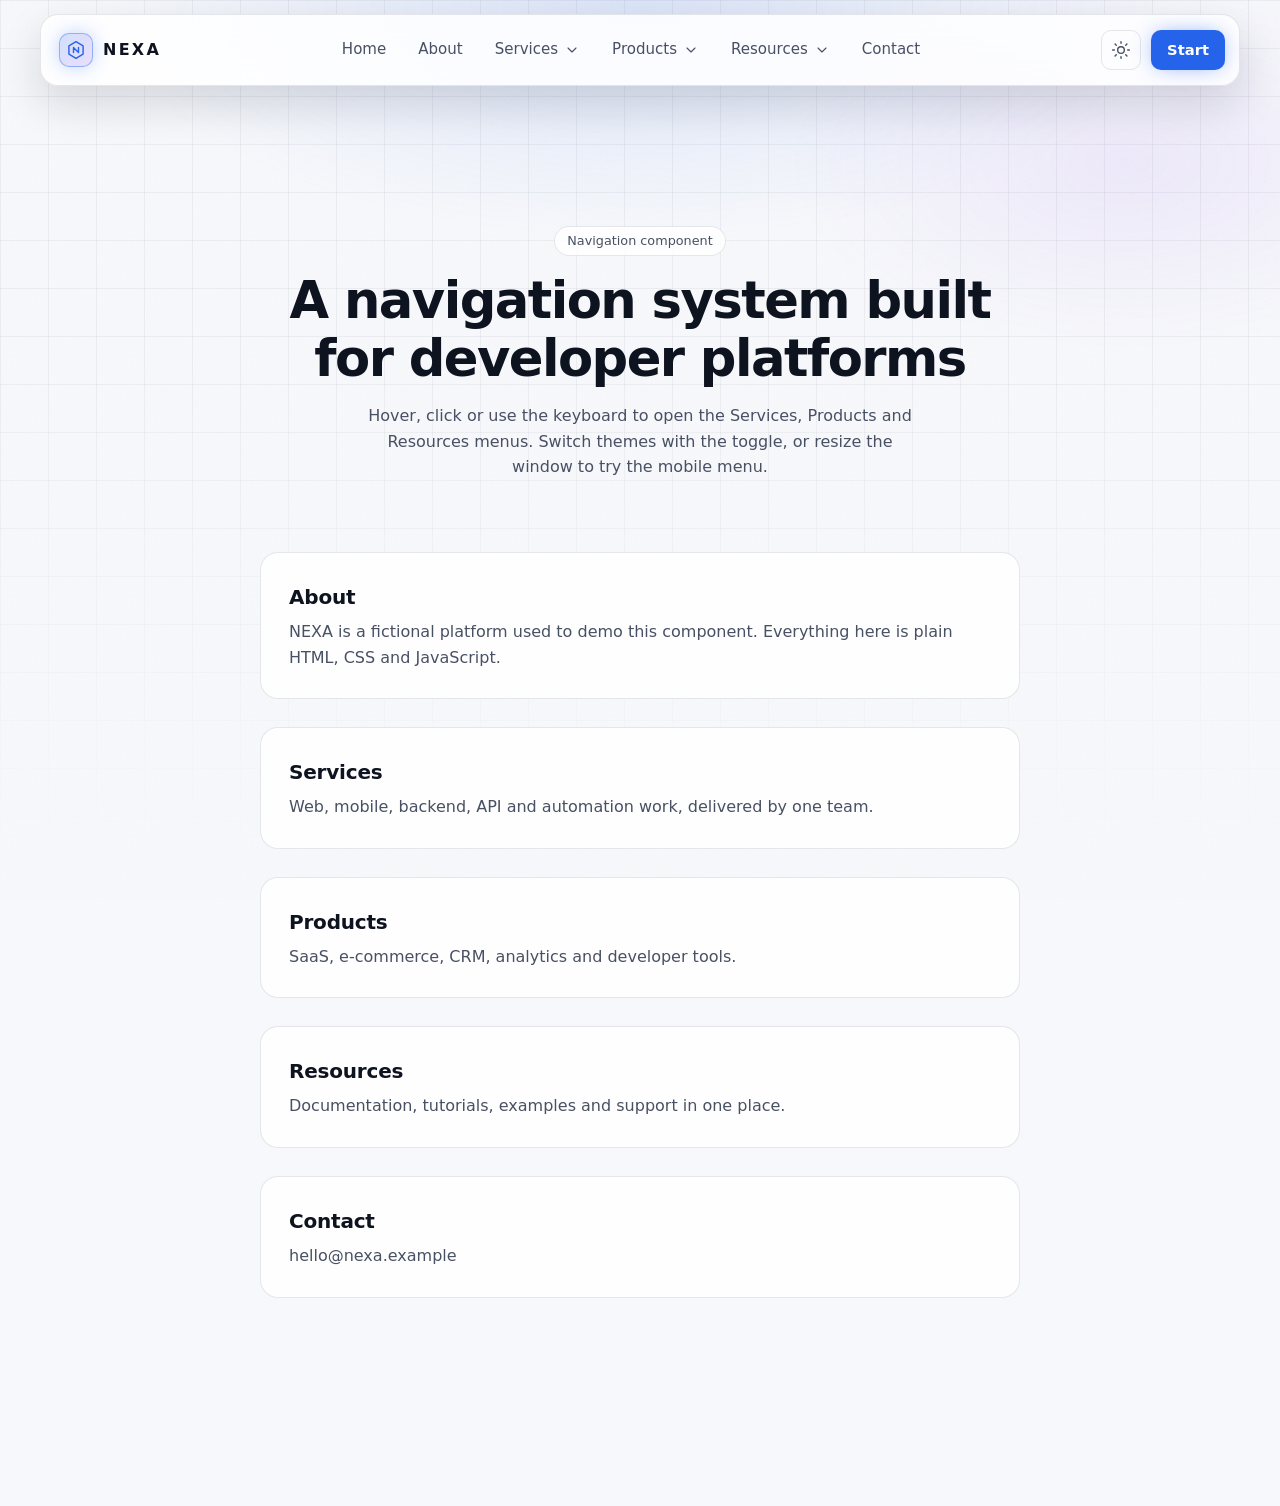
<file: 05-NEXA–Dark-Mode-Dropdown-Navigation/005-NEXA–Dark-Mode-Dropdown-Navigation/index.html>
<!DOCTYPE html>
<html lang="en" data-theme="dark">
<head>
<meta charset="UTF-8">
<meta name="viewport" content="width=device-width, initial-scale=1">
<meta name="color-scheme" content="dark light">
<meta name="theme-color" content="#050505">
<title>NEXA – Dark Mode Dropdown Navigation</title>
<link rel="icon" href="assets/icons/favicon.svg" type="image/svg+xml">
<link rel="stylesheet" href="style.css">

</head>
<body>

<!-- Inline SVG sprite -->
<svg width="0" height="0" style="position:absolute" aria-hidden="true" focusable="false">
<symbol id="i-logo" viewBox="0 0 24 24"><path d="M12 2l8.5 5v10L12 22l-8.5-5V7z"/><path d="M9 15V9l6 6V9"/></symbol>
<symbol id="i-home" viewBox="0 0 24 24"><path d="M3 11l9-8 9 8M5 10v10h5v-6h4v6h5V10"/></symbol>
<symbol id="i-about" viewBox="0 0 24 24"><circle cx="12" cy="12" r="9"/><path d="M12 11v6M12 7.5v.01"/></symbol>
<symbol id="i-services" viewBox="0 0 24 24"><path d="M12 3l9 5-9 5-9-5zM3 13l9 5 9-5"/></symbol>
<symbol id="i-products" viewBox="0 0 24 24"><path d="M21 8l-9-5-9 5v8l9 5 9-5zM3 8l9 5 9-5M12 13v8"/></symbol>
<symbol id="i-resources" viewBox="0 0 24 24"><path d="M4 5a2 2 0 012-2h13v16H6a2 2 0 00-2 2zM4 19V5M9 7h6"/></symbol>
<symbol id="i-contact" viewBox="0 0 24 24"><rect x="3" y="5" width="18" height="14" rx="2"/><path d="M3 7l9 6 9-6"/></symbol>
<symbol id="i-web" viewBox="0 0 24 24"><circle cx="12" cy="12" r="9"/><path d="M3 12h18M12 3c3 3 3 15 0 18M12 3c-3 3-3 15 0 18"/></symbol>
<symbol id="i-uiux" viewBox="0 0 24 24"><rect x="3" y="4" width="18" height="16" rx="2"/><path d="M3 9h18M9 9v11"/></symbol>
<symbol id="i-mobile" viewBox="0 0 24 24"><rect x="7" y="2" width="10" height="20" rx="2"/><path d="M11 18h2"/></symbol>
<symbol id="i-backend" viewBox="0 0 24 24"><rect x="3" y="3" width="18" height="7" rx="2"/><rect x="3" y="14" width="18" height="7" rx="2"/><path d="M7 6.5h.01M7 17.5h.01"/></symbol>
<symbol id="i-api" viewBox="0 0 24 24"><path d="M8 8l-4 4 4 4M16 8l4 4-4 4M13.5 5l-3 14"/></symbol>
<symbol id="i-automation" viewBox="0 0 24 24"><path d="M13 2L4 14h7l-1 8 9-12h-7z"/></symbol>
<symbol id="i-saas" viewBox="0 0 24 24"><path d="M7 18a4 4 0 010-8 5 5 0 019.6-1A4.5 4.5 0 0117 18z"/></symbol>
<symbol id="i-ecommerce" viewBox="0 0 24 24"><path d="M3 4h2l2.5 11h10L20 7H6"/><circle cx="9" cy="20" r="1.5"/><circle cx="17" cy="20" r="1.5"/></symbol>
<symbol id="i-crm" viewBox="0 0 24 24"><circle cx="9" cy="8" r="3.5"/><path d="M2.5 20a6.5 6.5 0 0113 0M16 4.6a3.5 3.5 0 010 6.8M18 14a6.5 6.5 0 013.5 6"/></symbol>
<symbol id="i-analytics" viewBox="0 0 24 24"><path d="M4 20V10M10 20V4M16 20v-7M22 20H2"/></symbol>
<symbol id="i-docs" viewBox="0 0 24 24"><path d="M6 2h8l5 5v15H6zM14 2v5h5M9 13h7M9 17h7"/></symbol>
<symbol id="i-blog" viewBox="0 0 24 24"><path d="M4 20h4L19 9l-4-4L4 16zM13 7l4 4"/></symbol>
<symbol id="i-community" viewBox="0 0 24 24"><circle cx="8" cy="9" r="3"/><circle cx="17" cy="10" r="2.5"/><path d="M2 19a6 6 0 0112 0M15 15.5a5 5 0 017 3.5"/></symbol>
<symbol id="i-help" viewBox="0 0 24 24"><circle cx="12" cy="12" r="9"/><path d="M9.5 9.5a2.5 2.5 0 114 2c-1 .7-1.5 1.2-1.5 2.5M12 17.5v.01"/></symbol>
<symbol id="i-moon" viewBox="0 0 24 24"><path d="M20 14.5A8.5 8.5 0 019.5 4a8.5 8.5 0 1010.5 10.5z"/></symbol>
<symbol id="i-sun" viewBox="0 0 24 24"><circle cx="12" cy="12" r="4"/><path d="M12 2v2M12 20v2M2 12h2M20 12h2M4.9 4.9l1.4 1.4M17.7 17.7l1.4 1.4M4.9 19.1l1.4-1.4M17.7 6.3l1.4-1.4"/></symbol>
<symbol id="i-menu" viewBox="0 0 24 24"><path d="M4 7h16M4 12h16M4 17h16"/></symbol>
<symbol id="i-close" viewBox="0 0 24 24"><path d="M6 6l12 12M18 6L6 18"/></symbol>
<symbol id="i-chevron" viewBox="0 0 24 24"><path d="M6 9l6 6 6-6"/></symbol>
<symbol id="i-arrow" viewBox="0 0 24 24"><path d="M5 12h14M13 6l6 6-6 6"/></symbol>
</svg>

<header class="site-header">
  <nav class="nav" aria-label="Main navigation">
    <a class="brand" href="#home" aria-label="NEXA home">
      <span class="logo"><svg class="i" aria-hidden="true"><use href="#i-logo"/></svg></span>
      <span>NEXA</span>
    </a>

    <ul class="nav-list" id="nav-list">
      <li><a class="nav-link" href="#home"><svg class="i ico" aria-hidden="true"><use href="#i-home"/></svg>Home</a></li>
      <li><a class="nav-link" href="#about"><svg class="i ico" aria-hidden="true"><use href="#i-about"/></svg>About</a></li>

      <li class="has-dd">
        <button class="nav-link dd-trigger" type="button" aria-expanded="false" aria-haspopup="true" aria-controls="dd-services">
          <svg class="i ico" aria-hidden="true"><use href="#i-services"/></svg>Services<svg class="i chev" aria-hidden="true"><use href="#i-chevron"/></svg>
        </button>
        <div class="dd dd-services" id="dd-services"><div class="dd-inner"><div class="dd-grid">
          <a class="dd-item" href="#services"><span class="ico-box"><svg class="i" aria-hidden="true"><use href="#i-web"/></svg></span><span class="txt"><span class="title">Web Development</span><span class="desc">Modern websites and web applications.</span></span><svg class="i go" aria-hidden="true"><use href="#i-arrow"/></svg></a>
          <a class="dd-item" href="#services"><span class="ico-box"><svg class="i" aria-hidden="true"><use href="#i-uiux"/></svg></span><span class="txt"><span class="title">UI/UX Design</span><span class="desc">Beautiful and intuitive digital interfaces.</span></span><svg class="i go" aria-hidden="true"><use href="#i-arrow"/></svg></a>
          <a class="dd-item" href="#services"><span class="ico-box"><svg class="i" aria-hidden="true"><use href="#i-mobile"/></svg></span><span class="txt"><span class="title">Mobile Development</span><span class="desc">Responsive mobile applications.</span></span><svg class="i go" aria-hidden="true"><use href="#i-arrow"/></svg></a>
          <a class="dd-item" href="#services"><span class="ico-box"><svg class="i" aria-hidden="true"><use href="#i-backend"/></svg></span><span class="txt"><span class="title">Backend Development</span><span class="desc">Secure and scalable backend systems.</span></span><svg class="i go" aria-hidden="true"><use href="#i-arrow"/></svg></a>
          <a class="dd-item" href="#services"><span class="ico-box"><svg class="i" aria-hidden="true"><use href="#i-api"/></svg></span><span class="txt"><span class="title">API Development</span><span class="desc">Reliable APIs for modern applications.</span></span><svg class="i go" aria-hidden="true"><use href="#i-arrow"/></svg></a>
          <a class="dd-item" href="#services"><span class="ico-box"><svg class="i" aria-hidden="true"><use href="#i-automation"/></svg></span><span class="txt"><span class="title">Automation</span><span class="desc">Automate repetitive business workflows.</span></span><svg class="i go" aria-hidden="true"><use href="#i-arrow"/></svg></a>
        </div></div></div>
      </li>

      <li class="has-dd">
        <button class="nav-link dd-trigger" type="button" aria-expanded="false" aria-haspopup="true" aria-controls="dd-products">
          <svg class="i ico" aria-hidden="true"><use href="#i-products"/></svg>Products<svg class="i chev" aria-hidden="true"><use href="#i-chevron"/></svg>
        </button>
        <div class="dd dd-products" id="dd-products"><div class="dd-inner"><div class="dd-grid">
          <a class="dd-item" href="#products"><span class="ico-box"><svg class="i" aria-hidden="true"><use href="#i-saas"/></svg></span><span class="txt"><span class="title">SaaS Platform</span><span class="desc">Launch and scale subscription products.</span></span><svg class="i go" aria-hidden="true"><use href="#i-arrow"/></svg></a>
          <a class="dd-item" href="#products"><span class="ico-box"><svg class="i" aria-hidden="true"><use href="#i-ecommerce"/></svg></span><span class="txt"><span class="title">E-commerce</span><span class="desc">Storefronts built for conversion.</span></span><svg class="i go" aria-hidden="true"><use href="#i-arrow"/></svg></a>
          <a class="dd-item" href="#products"><span class="ico-box"><svg class="i" aria-hidden="true"><use href="#i-crm"/></svg></span><span class="txt"><span class="title">CRM</span><span class="desc">Keep every customer relationship in sync.</span></span><svg class="i go" aria-hidden="true"><use href="#i-arrow"/></svg></a>
          <a class="dd-item" href="#products"><span class="ico-box"><svg class="i" aria-hidden="true"><use href="#i-analytics"/></svg></span><span class="txt"><span class="title">Analytics</span><span class="desc">Real-time insight into product usage.</span></span><svg class="i go" aria-hidden="true"><use href="#i-arrow"/></svg></a>
          <a class="dd-item" href="#products"><span class="ico-box"><svg class="i" aria-hidden="true"><use href="#i-automation"/></svg></span><span class="txt"><span class="title">Automation</span><span class="desc">Trigger-based workflows without code.</span></span><svg class="i go" aria-hidden="true"><use href="#i-arrow"/></svg></a>
          <a class="dd-item" href="#products"><span class="ico-box"><svg class="i" aria-hidden="true"><use href="#i-api"/></svg></span><span class="txt"><span class="title">Developer Tools</span><span class="desc">SDKs, CLI and sandboxes for builders.</span></span><svg class="i go" aria-hidden="true"><use href="#i-arrow"/></svg></a>
        </div></div></div>
      </li>

      <li class="has-dd">
        <button class="nav-link dd-trigger" type="button" aria-expanded="false" aria-haspopup="true" aria-controls="dd-resources">
          <svg class="i ico" aria-hidden="true"><use href="#i-resources"/></svg>Resources<svg class="i chev" aria-hidden="true"><use href="#i-chevron"/></svg>
        </button>
        <div class="dd dd-resources" id="dd-resources"><div class="dd-inner"><div class="mega">
          <p class="mega-label">Resources</p>
          <div class="col"><h3>Learn</h3>
            <a class="mega-link" href="#resources"><svg class="i" aria-hidden="true"><use href="#i-docs"/></svg>Documentation</a>
            <a class="mega-link" href="#resources"><svg class="i" aria-hidden="true"><use href="#i-docs"/></svg>Tutorials</a>
            <a class="mega-link" href="#resources"><svg class="i" aria-hidden="true"><use href="#i-docs"/></svg>Guides</a>
            <a class="mega-link" href="#resources"><svg class="i" aria-hidden="true"><use href="#i-blog"/></svg>Blog</a>
          </div>
          <div class="col"><h3>Develop</h3>
            <a class="mega-link" href="#resources"><svg class="i" aria-hidden="true"><use href="#i-api"/></svg>API Reference</a>
            <a class="mega-link" href="#resources"><svg class="i" aria-hidden="true"><use href="#i-api"/></svg>Changelog</a>
            <a class="mega-link" href="#resources"><svg class="i" aria-hidden="true"><use href="#i-api"/></svg>Examples</a>
            <a class="mega-link" href="#resources"><svg class="i" aria-hidden="true"><use href="#i-uiux"/></svg>Components</a>
          </div>
          <div class="col"><h3>Support</h3>
            <a class="mega-link" href="#resources"><svg class="i" aria-hidden="true"><use href="#i-help"/></svg>Help Center</a>
            <a class="mega-link" href="#resources"><svg class="i" aria-hidden="true"><use href="#i-help"/></svg>FAQ</a>
            <a class="mega-link" href="#contact"><svg class="i" aria-hidden="true"><use href="#i-contact"/></svg>Contact Support</a>
            <a class="mega-link" href="#resources"><svg class="i" aria-hidden="true"><use href="#i-community"/></svg>System Status</a>
          </div>
          <div class="feature">
            <svg class="i" aria-hidden="true"><use href="#i-community"/></svg>
            <h3>Developer Resources</h3>
            <p>Explore our resources and start building.</p>
            <a class="btn-start btn-sm" href="#resources">Explore <svg class="i" aria-hidden="true"><use href="#i-arrow"/></svg></a>
          </div>
        </div></div></div>
      </li>

      <li><a class="nav-link" href="#contact"><svg class="i ico" aria-hidden="true"><use href="#i-contact"/></svg>Contact</a></li>
      <li class="mobile-cta"><a class="btn-start" href="#contact">Get Started</a></li>
    </ul>

    <div class="actions">
      <button class="icon-btn" id="theme-toggle" type="button" aria-label="Switch to light mode">
        <svg class="i moon" aria-hidden="true"><use href="#i-moon"/></svg>
        <svg class="i sun" aria-hidden="true"><use href="#i-sun"/></svg>
      </button>
      <a class="btn-start desktop-cta" href="#contact">Start</a>
      <button class="icon-btn menu-btn" id="menu-btn" type="button" aria-label="Open menu" aria-expanded="false" aria-controls="nav-list">
        <svg class="i i-menu" aria-hidden="true"><use href="#i-menu"/></svg>
        <svg class="i i-close" aria-hidden="true"><use href="#i-close"/></svg>
      </button>
    </div>
  </nav>
</header>

<main>
  <section class="hero" id="home">
    <p class="pill">Navigation component</p>
    <h1>A navigation system built for developer platforms</h1>
    <p>Hover, click or use the keyboard to open the Services, Products and Resources menus. Switch themes with the toggle, or resize the window to try the mobile menu.</p>
  </section>
  <section class="panel" id="about"><h2>About</h2><p>NEXA is a fictional platform used to demo this component. Everything here is plain HTML, CSS and JavaScript.</p></section>
  <section class="panel" id="services"><h2>Services</h2><p>Web, mobile, backend, API and automation work, delivered by one team.</p></section>
  <section class="panel" id="products"><h2>Products</h2><p>SaaS, e-commerce, CRM, analytics and developer tools.</p></section>
  <section class="panel" id="resources"><h2>Resources</h2><p>Documentation, tutorials, examples and support in one place.</p></section>
  <section class="panel" id="contact"><h2>Contact</h2><p>hello@nexa.example</p></section>
</main>
<script src="script.js" defer></script>
</body>
</html>
</file>
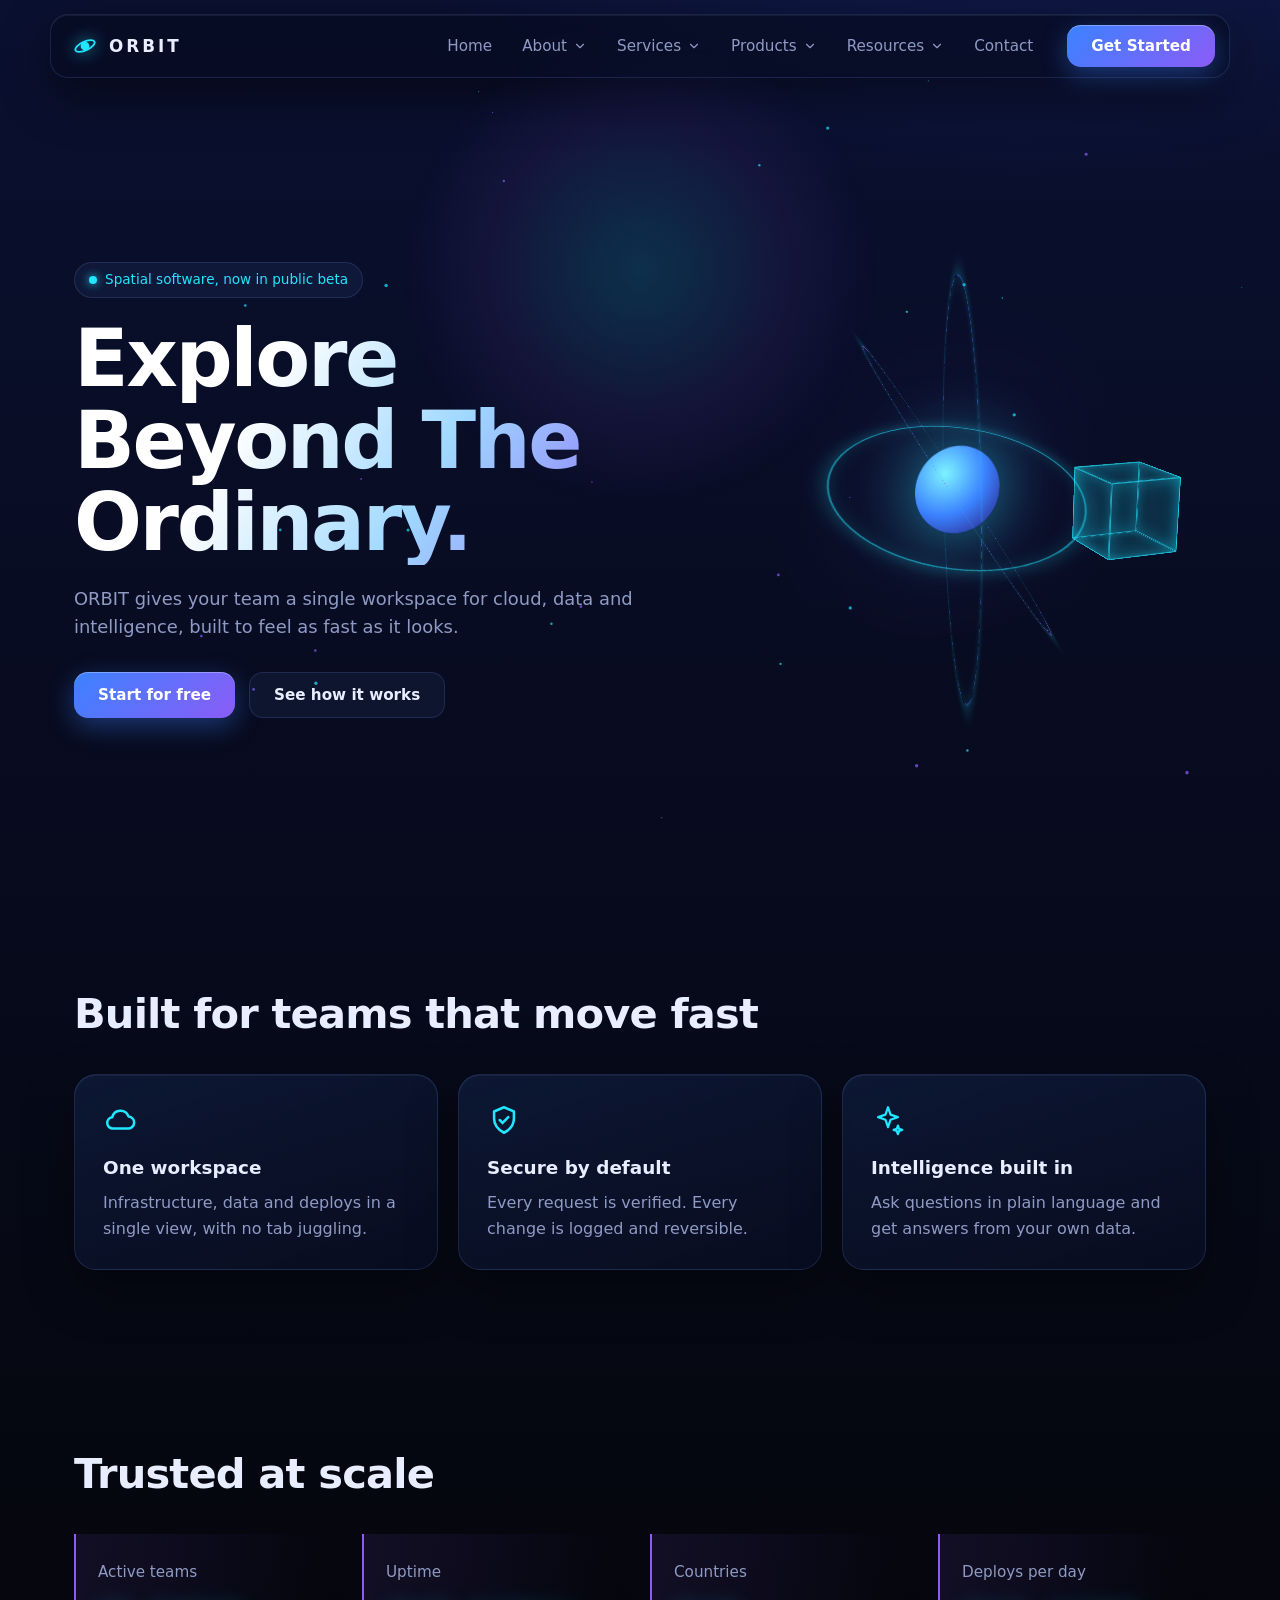
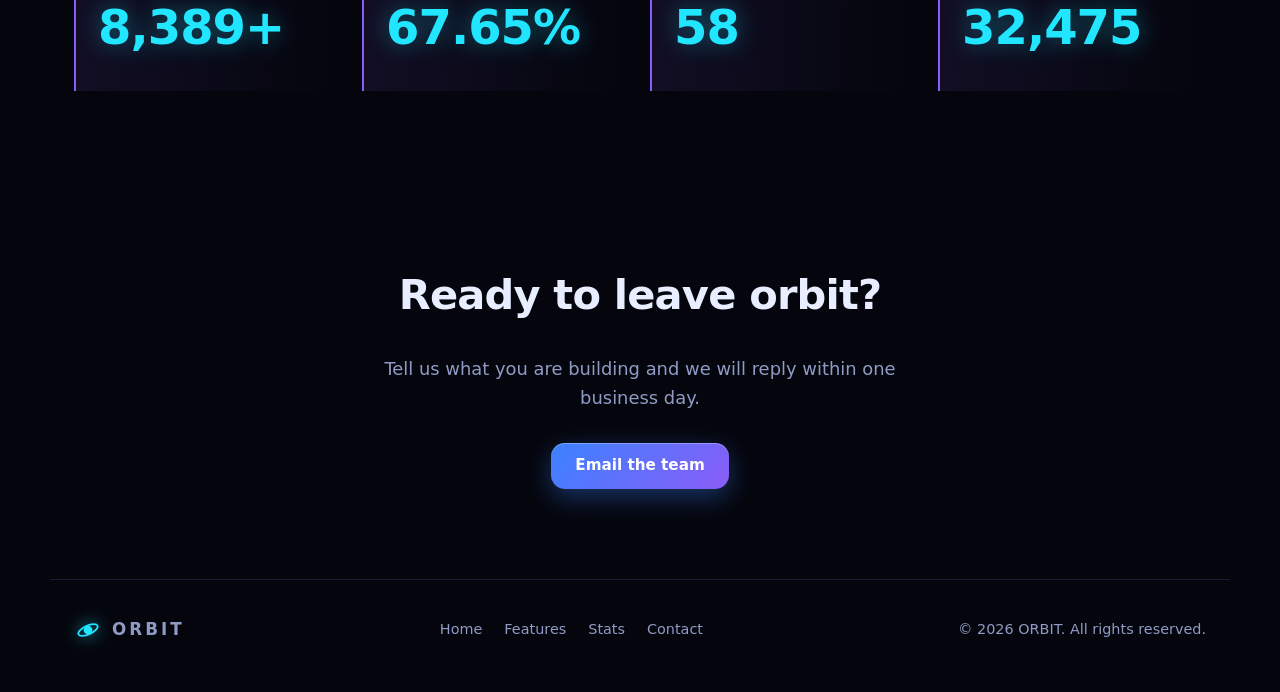
<file: 06-Orbit-3d-Navigation/006-Orbit-3d-Navigation/index.html>
<!DOCTYPE html>
<html lang="en">
<head>
<meta charset="utf-8">
<meta name="viewport" content="width=device-width, initial-scale=1">
<title>ORBIT — Explore Beyond The Ordinary</title>
<meta name="description" content="ORBIT builds spatial products for teams that want to go further.">
<meta name="theme-color" content="#05060d">
<link rel="icon" href="assets/icons/orbit.svg" type="image/svg+xml">
<link rel="stylesheet" href="css/style.css">
<link rel="stylesheet" href="css/animations.css">
<link rel="stylesheet" href="css/responsive.css">
</head>
<body>
<svg width="0" height="0" style="position:absolute" aria-hidden="true" focusable="false">
  <defs>
    <symbol id="i-logo" viewBox="0 0 32 32"><circle cx="16" cy="16" r="5" fill="currentColor"/><ellipse cx="16" cy="16" rx="12" ry="5" fill="none" stroke="currentColor" stroke-width="2" transform="rotate(-25 16 16)"/></symbol>
    <symbol id="i-cloud" viewBox="0 0 24 24"><path d="M7 18a4 4 0 0 1-.5-7.97A6 6 0 0 1 18 9.5 4.25 4.25 0 0 1 17.5 18H7z" fill="none" stroke="currentColor" stroke-width="1.8" stroke-linejoin="round"/></symbol>
    <symbol id="i-shield" viewBox="0 0 24 24"><path d="M12 3l7 3v5c0 4.5-3 8-7 10-4-2-7-5.5-7-10V6l7-3z" fill="none" stroke="currentColor" stroke-width="1.8" stroke-linejoin="round"/><path d="M9 12l2 2 4-4" fill="none" stroke="currentColor" stroke-width="1.8" stroke-linecap="round"/></symbol>
    <symbol id="i-code" viewBox="0 0 24 24"><path d="M8 8l-4 4 4 4M16 8l4 4-4 4M13.5 6l-3 12" fill="none" stroke="currentColor" stroke-width="1.8" stroke-linecap="round" stroke-linejoin="round"/></symbol>
    <symbol id="i-chart" viewBox="0 0 24 24"><path d="M4 20V4M4 20h16M8 16v-4M12 16V8M16 16v-6" fill="none" stroke="currentColor" stroke-width="1.8" stroke-linecap="round"/></symbol>
    <symbol id="i-spark" viewBox="0 0 24 24"><path d="M12 3l1.8 5.2L19 10l-5.2 1.8L12 17l-1.8-5.2L5 10l5.2-1.8L12 3zM19 16l.8 2.2L22 19l-2.2.8L19 22l-.8-2.2L16 19l2.2-.8L19 16z" fill="none" stroke="currentColor" stroke-width="1.6" stroke-linejoin="round"/></symbol>
    <symbol id="i-chev" viewBox="0 0 24 24"><path d="M6 9l6 6 6-6" fill="none" stroke="currentColor" stroke-width="2" stroke-linecap="round" stroke-linejoin="round"/></symbol>
  </defs>
</svg>

<a class="skip" href="#main">Skip to content</a>
<canvas id="particles" aria-hidden="true"></canvas>
<div class="glow" aria-hidden="true"></div>

<header class="nav" id="nav">
  <div class="nav__bar">
    <a class="logo" href="#home" aria-label="ORBIT home"><svg class="logo__mark" aria-hidden="true"><use href="#i-logo"/></svg><span>ORBIT</span></a>
    <nav class="nav__main" aria-label="Primary">
      <ul class="nav__list">
        <li><a class="nav__link" href="#home" data-magnetic>Home</a></li>
        <li><button class="nav__link" type="button" data-menu="about" aria-expanded="false" aria-controls="panel-about" data-magnetic>About<svg aria-hidden="true"><use href="#i-chev"/></svg></button></li>
        <li><button class="nav__link" type="button" data-menu="services" aria-expanded="false" aria-controls="panel-services" data-magnetic>Services<svg aria-hidden="true"><use href="#i-chev"/></svg></button></li>
        <li><button class="nav__link" type="button" data-menu="products" aria-expanded="false" aria-controls="panel-products" data-magnetic>Products<svg aria-hidden="true"><use href="#i-chev"/></svg></button></li>
        <li><button class="nav__link" type="button" data-menu="resources" aria-expanded="false" aria-controls="panel-resources" data-magnetic>Resources<svg aria-hidden="true"><use href="#i-chev"/></svg></button></li>
        <li><a class="nav__link" href="#contact" data-magnetic>Contact</a></li>
        <span class="nav__ind" aria-hidden="true"></span>
      </ul>
    </nav>
    <a class="btn btn--primary nav__cta" href="#contact" data-magnetic>Get Started</a>
    <button class="burger" type="button" id="burger" aria-label="Open menu" aria-expanded="false" aria-controls="mobile"><span></span><span></span><span></span></button>
  </div>

  <div class="panel panel--about" id="panel-about" role="region" aria-label="About ORBIT"><div class="panel__body">
    <a class="plink stag" style="--i:0" href="#features"><strong>Our story</strong><span>Why we build spatial software.</span></a>
    <a class="plink stag" style="--i:1" href="#stats"><strong>By the numbers</strong><span>What our teams ship every year.</span></a>
    <a class="plink stag" style="--i:2" href="#contact"><strong>Work with us</strong><span>Talk to a person within a day.</span></a>
  </div></div>

  <div class="panel panel--services" id="panel-services" role="region" aria-label="ORBIT services"><div class="panel__body">
    <div class="orbit" id="orbit" role="group" aria-label="Services orbit. Use arrow keys to move between services.">
      <span class="orbit__ring" aria-hidden="true"></span>
      <span class="orbit__ring orbit__ring--b" aria-hidden="true"></span>
      <div class="orbit__core" aria-hidden="true"><svg><use href="#i-logo"/></svg></div>
      <button class="orbit__icon" type="button" aria-pressed="false" data-title="Cloud" data-desc="Elastic infrastructure that scales with your launch day." data-href="#features"><svg aria-hidden="true"><use href="#i-cloud"/></svg><span class="orbit__tip">Cloud</span></button>
      <button class="orbit__icon" type="button" aria-pressed="false" data-title="Security" data-desc="Zero-trust access and continuous monitoring." data-href="#features"><svg aria-hidden="true"><use href="#i-shield"/></svg><span class="orbit__tip">Security</span></button>
      <button class="orbit__icon" type="button" aria-pressed="false" data-title="Engineering" data-desc="Embedded engineers who ship alongside your team." data-href="#features"><svg aria-hidden="true"><use href="#i-code"/></svg><span class="orbit__tip">Engineering</span></button>
      <button class="orbit__icon" type="button" aria-pressed="false" data-title="Analytics" data-desc="Live dashboards that explain what changed and why." data-href="#stats"><svg aria-hidden="true"><use href="#i-chart"/></svg><span class="orbit__tip">Analytics</span></button>
      <button class="orbit__icon" type="button" aria-pressed="false" data-title="AI Studio" data-desc="Prototype, evaluate and deploy intelligent features." data-href="#features"><svg aria-hidden="true"><use href="#i-spark"/></svg><span class="orbit__tip">AI Studio</span></button>
    </div>
    <p class="orbit__cap" id="orbit-cap" aria-live="polite"><strong>Pick a service</strong><span>Hover, click or use the arrow keys.</span></p>
  </div></div>

  <div class="panel panel--products" id="panel-products" role="region" aria-label="ORBIT products"><div class="panel__body">
    <a class="pcard stag" style="--i:0;--d:0s" href="#features"><i class="pcard__gem"></i><strong>Orbit Core</strong><span>The spatial runtime for apps.</span></a>
    <a class="pcard stag" style="--i:1;--d:-1.4s" href="#features"><i class="pcard__gem pcard__gem--v"></i><strong>Orbit Pulse</strong><span>Real-time signals and alerts.</span></a>
    <a class="pcard stag" style="--i:2;--d:-2.8s" href="#features"><i class="pcard__gem pcard__gem--b"></i><strong>Orbit Vault</strong><span>Private data, shared safely.</span></a>
  </div></div>

  <div class="panel panel--resources" id="panel-resources" role="region" aria-label="ORBIT resources"><div class="panel__body">
    <div class="col stag" style="--i:0"><h3>Learn</h3><a href="#features">Guides</a><a href="#features">Tutorials</a><a href="#stats">Case studies</a></div>
    <div class="col stag" style="--i:1"><h3>Build</h3><a href="#features">Documentation</a><a href="#features">API reference</a><a href="#features">Templates</a></div>
    <div class="col stag" style="--i:2"><h3>Connect</h3><a href="#contact">Community</a><a href="#contact">Support</a><a href="#contact">Book a demo</a></div>
  </div></div>
</header>

<div class="mobile" id="mobile" role="dialog" aria-modal="true" aria-label="Menu" aria-hidden="true">
  <div class="mobile__top"><a class="logo" href="#home" data-close><svg class="logo__mark" aria-hidden="true"><use href="#i-logo"/></svg><span>ORBIT</span></a>
    <button class="mobile__close" type="button" id="mclose" aria-label="Close menu"><span></span><span></span></button></div>
  <ul class="mobile__list">
    <li><a class="mobile__link" href="#home" data-close>Home</a></li>
    <li class="acc"><button class="mobile__link" type="button" aria-expanded="false" aria-controls="acc-about">About<svg aria-hidden="true"><use href="#i-chev"/></svg></button><div class="acc__panel" id="acc-about"><div><a href="#features" data-close>Our story</a><a href="#stats" data-close>By the numbers</a><a href="#contact" data-close>Work with us</a></div></div></li>
    <li class="acc"><button class="mobile__link" type="button" aria-expanded="false" aria-controls="acc-services">Services<svg aria-hidden="true"><use href="#i-chev"/></svg></button><div class="acc__panel" id="acc-services"><div><a href="#features" data-close>Cloud</a><a href="#features" data-close>Security</a><a href="#features" data-close>Engineering</a><a href="#stats" data-close>Analytics</a><a href="#features" data-close>AI Studio</a></div></div></li>
    <li class="acc"><button class="mobile__link" type="button" aria-expanded="false" aria-controls="acc-products">Products<svg aria-hidden="true"><use href="#i-chev"/></svg></button><div class="acc__panel" id="acc-products"><div><a href="#features" data-close>Orbit Core</a><a href="#features" data-close>Orbit Pulse</a><a href="#features" data-close>Orbit Vault</a></div></div></li>
    <li class="acc"><button class="mobile__link" type="button" aria-expanded="false" aria-controls="acc-resources">Resources<svg aria-hidden="true"><use href="#i-chev"/></svg></button><div class="acc__panel" id="acc-resources"><div><a href="#features" data-close>Guides</a><a href="#features" data-close>Documentation</a><a href="#features" data-close>API reference</a><a href="#contact" data-close>Support</a></div></div></li>
    <li><a class="mobile__link" href="#contact" data-close>Contact</a></li>
  </ul>
  <a class="btn btn--primary mobile__cta" href="#contact" data-close>Get Started</a>
</div>

<main id="main">
  <section class="hero" id="home">
    <div class="hero__copy">
      <p class="pill">Spatial software, now in public beta</p>
      <h1>Explore Beyond The Ordinary.</h1>
      <p class="lead">ORBIT gives your team a single workspace for cloud, data and intelligence, built to feel as fast as it looks.</p>
      <div class="hero__cta"><a class="btn btn--primary" href="#contact">Start for free</a><a class="btn btn--ghost" href="#features">See how it works</a></div>
    </div>
    <div class="scene" aria-hidden="true"><div class="rig"><div class="spin">
      <i class="sphere"></i>
      <i class="hring hring--1"></i><i class="hring hring--2"></i><i class="hring hring--3"></i>
      <div class="cube"><b></b><b></b><b></b><b></b><b></b><b></b></div>
    </div></div></div>
  </section>

  <section class="section" id="features" aria-labelledby="f-h">
    <h2 id="f-h">Built for teams that move fast</h2>
    <div class="grid">
      <article class="card reveal"><svg aria-hidden="true"><use href="#i-cloud"/></svg><h3>One workspace</h3><p>Infrastructure, data and deploys in a single view, with no tab juggling.</p></article>
      <article class="card reveal"><svg aria-hidden="true"><use href="#i-shield"/></svg><h3>Secure by default</h3><p>Every request is verified. Every change is logged and reversible.</p></article>
      <article class="card reveal"><svg aria-hidden="true"><use href="#i-spark"/></svg><h3>Intelligence built in</h3><p>Ask questions in plain language and get answers from your own data.</p></article>
    </div>
  </section>

  <section class="section" id="stats" aria-labelledby="s-h">
    <h2 id="s-h">Trusted at scale</h2>
    <dl class="stats">
      <div class="reveal"><dt>Active teams</dt><dd><span data-count="12400">0</span>+</dd></div>
      <div class="reveal"><dt>Uptime</dt><dd><span data-count="99.99" data-dec="2">0</span>%</dd></div>
      <div class="reveal"><dt>Countries</dt><dd><span data-count="86">0</span></dd></div>
      <div class="reveal"><dt>Deploys per day</dt><dd><span data-count="48000">0</span></dd></div>
    </dl>
  </section>

  <section class="section cta" id="contact" aria-labelledby="c-h">
    <h2 id="c-h">Ready to leave orbit?</h2>
    <p class="lead">Tell us what you are building and we will reply within one business day.</p>
    <a class="btn btn--primary" href="mailto:hello@orbit.example">Email the team</a>
  </section>
</main>

<footer class="footer">
  <a class="logo" href="#home"><svg class="logo__mark" aria-hidden="true"><use href="#i-logo"/></svg><span>ORBIT</span></a>
  <nav aria-label="Footer"><a href="#home">Home</a><a href="#features">Features</a><a href="#stats">Stats</a><a href="#contact">Contact</a></nav>
  <p>&copy; 2026 ORBIT. All rights reserved.</p>
</footer>

<script src="js/orbit.js"></script>
<script src="js/navigation.js"></script>
<script src="js/interactions.js"></script>
<script src="js/main.js"></script>
</body>
</html>
</file>
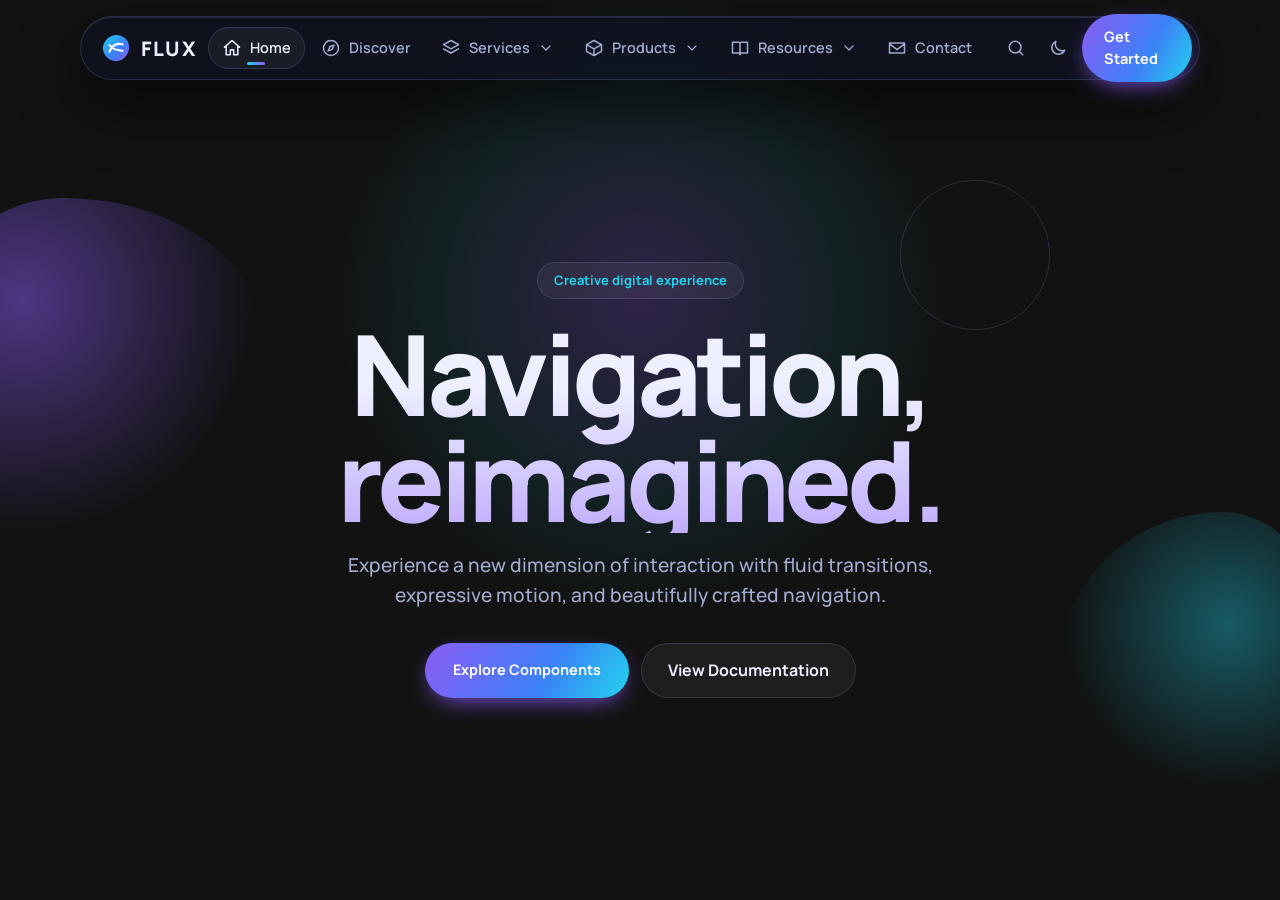
<file: 07-Liquid-Morph-Navigation/007-Liquid-Morph-Navigation/index.html>
<!DOCTYPE html>
<html lang="en" data-theme="dark">
<head>
<meta charset="utf-8"><meta name="viewport" content="width=device-width,initial-scale=1">
<title>FLUX — Liquid Morph Navigation</title>
<meta name="description" content="An animated liquid-morph navigation system in vanilla HTML, CSS and JavaScript.">
<link rel="icon" href="assets/icons/flux.svg">
<link rel="preconnect" href="https://fonts.googleapis.com"><link rel="preconnect" href="https://fonts.gstatic.com" crossorigin>
<link href="https://fonts.googleapis.com/css2?family=Manrope:wght@500;600;700;800&display=swap" rel="stylesheet">
<script>try{document.documentElement.dataset.theme=localStorage.getItem('flux-theme')==='light'?'light':'dark'}catch(e){}</script>
<link rel="stylesheet" href="css/style.css"><link rel="stylesheet" href="css/animations.css"><link rel="stylesheet" href="css/responsive.css">
</head>
<body>
<svg width="0" height="0" style="position:absolute" aria-hidden="true" focusable="false"><defs><linearGradient id="lg" x1="0" y1="0" x2="1" y2="1"><stop offset="0" stop-color="#22d3ee"/><stop offset=".55" stop-color="#3b82f6"/><stop offset="1" stop-color="#8b5cf6"/></linearGradient></defs>
<symbol id="i-home" viewBox="0 0 24 24"><path d="M3 11l9-8 9 8M5 10v10h5v-6h4v6h5V10"/></symbol>
<symbol id="i-compass" viewBox="0 0 24 24"><circle cx="12" cy="12" r="9"/><path d="M15.5 8.5l-2 5-5 2 2-5z"/></symbol>
<symbol id="i-layers" viewBox="0 0 24 24"><path d="M12 3l9 5-9 5-9-5zM3 13l9 5 9-5"/></symbol>
<symbol id="i-box" viewBox="0 0 24 24"><path d="M21 8l-9-5-9 5v8l9 5 9-5zM3 8l9 5 9-5M12 13v8"/></symbol>
<symbol id="i-book" viewBox="0 0 24 24"><path d="M3 5h7a2 2 0 012 2v13a2 2 0 00-2-2H3zM21 5h-7a2 2 0 00-2 2v13a2 2 0 012-2h7z"/></symbol>
<symbol id="i-mail" viewBox="0 0 24 24"><path d="M3 6h18v12H3zM3 7l9 7 9-7"/></symbol>
<symbol id="i-search" viewBox="0 0 24 24"><circle cx="11" cy="11" r="7"/><path d="M20 20l-4-4"/></symbol>
<symbol id="i-sun" viewBox="0 0 24 24"><circle cx="12" cy="12" r="4"/><path d="M12 2v3M12 19v3M2 12h3M19 12h3M4.9 4.9L7 7M17 17l2.1 2.1M4.9 19.1L7 17M17 7l2.1-2.1"/></symbol>
<symbol id="i-moon" viewBox="0 0 24 24"><path d="M20 14.5A8 8 0 019.5 4 8 8 0 1020 14.5z"/></symbol>
<symbol id="i-chev" viewBox="0 0 24 24"><path d="M6 9l6 6 6-6"/></symbol>
<symbol id="i-arrow" viewBox="0 0 24 24"><path d="M5 12h14M13 6l6 6-6 6"/></symbol>
<symbol id="i-code" viewBox="0 0 24 24"><path d="M8 8l-5 4 5 4M16 8l5 4-5 4M14 5l-4 14"/></symbol>
<symbol id="i-pen" viewBox="0 0 24 24"><path d="M12 20h9M16.5 3.5l4 4L8 20l-5 1 1-5z"/></symbol>
<symbol id="i-phone" viewBox="0 0 24 24"><rect x="7" y="2" width="10" height="20" rx="2.5"/><path d="M11 18h2"/></symbol>
<symbol id="i-server" viewBox="0 0 24 24"><rect x="3" y="4" width="18" height="6" rx="2"/><rect x="3" y="14" width="18" height="6" rx="2"/><path d="M7 7h.01M7 17h.01"/></symbol>
<symbol id="i-cloud" viewBox="0 0 24 24"><path d="M7 18a4 4 0 010-8 5.5 5.5 0 0110.5 1.5A3.3 3.3 0 0117 18z"/></symbol>
<symbol id="i-bot" viewBox="0 0 24 24"><rect x="4" y="8" width="16" height="12" rx="3.5"/><path d="M12 4v4M9 13v2M15 13v2"/></symbol>
<symbol id="i-grid" viewBox="0 0 24 24"><path d="M3 3h8v8H3zM13 3h8v8h-8zM3 13h8v8H3zM13 13h8v8h-8z"/></symbol>
<symbol id="i-cart" viewBox="0 0 24 24"><path d="M3 4h3l2.5 11h9L21 7H7M10 20h.01M17 20h.01"/></symbol>
<symbol id="i-chart" viewBox="0 0 24 24"><path d="M4 20V10M10 20V4M16 20v-8M22 20H2"/></symbol>
<symbol id="i-users" viewBox="0 0 24 24"><circle cx="9" cy="8" r="3.5"/><path d="M2 20a7 7 0 0114 0M16 4.5a3.5 3.5 0 010 7M18 14a7 7 0 013 6"/></symbol>
<symbol id="i-term" viewBox="0 0 24 24"><path d="M4 5h16v14H4zM8 10l3 2-3 2M13 15h4"/></symbol>
<symbol id="i-doc" viewBox="0 0 24 24"><path d="M6 3h8l5 5v13H6zM14 3v5h5M9 13h7M9 17h7"/></symbol>
<symbol id="i-play" viewBox="0 0 24 24"><circle cx="12" cy="12" r="9"/><path d="M10 8l6 4-6 4z"/></symbol>
<symbol id="i-life" viewBox="0 0 24 24"><circle cx="12" cy="12" r="9"/><circle cx="12" cy="12" r="3.5"/><path d="M5.6 5.6l3.9 3.9M14.5 14.5l3.9 3.9M18.4 5.6l-3.9 3.9M9.5 14.5l-3.9 3.9"/></symbol>
<symbol id="i-help" viewBox="0 0 24 24"><circle cx="12" cy="12" r="9"/><path d="M9.5 9.5a2.5 2.5 0 114 2c-1 .8-1.5 1.2-1.5 2.5M12 17h.01"/></symbol>
<symbol id="i-spark" viewBox="0 0 24 24"><path d="M12 3l2 6 6 2-6 2-2 6-2-6-6-2 6-2z"/></symbol>
<symbol id="i-x" viewBox="0 0 24 24"><path d="M6 6l12 12M18 6L6 18"/></symbol>
</svg>

<div class="cursor-glow" aria-hidden="true"></div>
<a class="skip" href="#main">Skip to content</a>

<div class="nav-wrap" id="navWrap">
<nav class="nav" aria-label="Primary">
  <a class="logo" href="#" aria-label="FLUX home">
    <svg viewBox="0 0 32 32" width="30" height="30" aria-hidden="true"><path class="lg-a" d="M16 2c7 0 14 5 14 13s-6 15-14 15S2 23 2 16 9 2 16 2z" fill="url(#lg)"/><path class="lg-b" d="M9 20c4-9 9-9 14-8M9 13c4 5 8 5 14 6" fill="none" stroke="#fff" stroke-width="2.2" stroke-linecap="round"/></svg>
    <span>FLUX</span>
  </a>
  <ul class="links" id="links">
    <li class="ind" role="presentation" aria-hidden="true"></li>
    <li><a class="nl" href="#" aria-current="page"><svg class="i mag"><use href="#i-home"/></svg>Home</a></li>
    <li><a class="nl" href="#discover"><svg class="i mag"><use href="#i-compass"/></svg>Discover</a></li>
    <li><button class="nl" type="button" data-menu="services" aria-expanded="false" aria-controls="panel"><svg class="i mag"><use href="#i-layers"/></svg>Services<svg class="i chev"><use href="#i-chev"/></svg></button></li>
    <li><button class="nl" type="button" data-menu="products" aria-expanded="false" aria-controls="panel"><svg class="i mag"><use href="#i-box"/></svg>Products<svg class="i chev"><use href="#i-chev"/></svg></button></li>
    <li><button class="nl" type="button" data-menu="resources" aria-expanded="false" aria-controls="panel"><svg class="i mag"><use href="#i-book"/></svg>Resources<svg class="i chev"><use href="#i-chev"/></svg></button></li>
    <li><a class="nl" href="#contact"><svg class="i mag"><use href="#i-mail"/></svg>Contact</a></li>
  </ul>
  <div class="actions">
    <button class="icon-btn" id="searchBtn" type="button" aria-label="Search"><svg class="i"><use href="#i-search"/></svg></button>
    <button class="icon-btn theme-btn" type="button" aria-pressed="false" aria-label="Switch to light theme"><svg class="i sun"><use href="#i-sun"/></svg><svg class="i moon"><use href="#i-moon"/></svg></button>
    <a class="cta" href="#">Get Started</a>
    <button class="burger" id="burger" type="button" aria-label="Open menu" aria-expanded="false" aria-controls="mobile"><span></span><span></span><span></span></button>
  </div>
</nav>

<div class="panel" id="panel" data-active="services" role="region" aria-label="Menu details">
  <div class="pane" data-pane="services" inert>
    <div class="grid3">
      <a class="card st" href="#" style="--i:0;--c:#8b5cf6"><span class="ico"><svg class="i"><use href="#i-code"/></svg></span><b>Web Development</b><span>Fast, accessible sites built to scale.</span><svg class="i ar"><use href="#i-arrow"/></svg></a>
      <a class="card st" href="#" style="--i:1;--c:#ec4899"><span class="ico"><svg class="i"><use href="#i-pen"/></svg></span><b>UI/UX Design</b><span>Interfaces shaped by real user research.</span><svg class="i ar"><use href="#i-arrow"/></svg></a>
      <a class="card st" href="#" style="--i:2;--c:#3b82f6"><span class="ico"><svg class="i"><use href="#i-phone"/></svg></span><b>Mobile Development</b><span>Native-feeling apps for iOS and Android.</span><svg class="i ar"><use href="#i-arrow"/></svg></a>
      <a class="card st" href="#" style="--i:3;--c:#22d3ee"><span class="ico"><svg class="i"><use href="#i-server"/></svg></span><b>Backend Engineering</b><span>Reliable APIs, data models and queues.</span><svg class="i ar"><use href="#i-arrow"/></svg></a>
      <a class="card st" href="#" style="--i:4;--c:#10b981"><span class="ico"><svg class="i"><use href="#i-cloud"/></svg></span><b>Cloud Solutions</b><span>Infrastructure that deploys and scales itself.</span><svg class="i ar"><use href="#i-arrow"/></svg></a>
      <a class="card st" href="#" style="--i:5;--c:#f59e0b"><span class="ico"><svg class="i"><use href="#i-bot"/></svg></span><b>AI Automation</b><span>Workflows that handle repetitive work.</span><svg class="i ar"><use href="#i-arrow"/></svg></a>
    </div>
  </div>
  <div class="pane" data-pane="products" inert>
    <div class="list">
      <a class="row st" href="#" style="--i:0"><span class="ico"><svg class="i"><use href="#i-grid"/></svg></span><span><b>SaaS Platforms</b><small>Multi-tenant apps, billing included</small></span><svg class="i ar"><use href="#i-arrow"/></svg></a>
      <a class="row st" href="#" style="--i:1"><span class="ico"><svg class="i"><use href="#i-cart"/></svg></span><span><b>E-commerce Systems</b><small>Storefronts, carts and checkout</small></span><svg class="i ar"><use href="#i-arrow"/></svg></a>
      <a class="row st" href="#" style="--i:2"><span class="ico"><svg class="i"><use href="#i-chart"/></svg></span><span><b>Analytics Dashboard</b><small>Live metrics in one view</small></span><svg class="i ar"><use href="#i-arrow"/></svg></a>
      <a class="row st" href="#" style="--i:3"><span class="ico"><svg class="i"><use href="#i-users"/></svg></span><span><b>CRM Software</b><small>Track customers and deals</small></span><svg class="i ar"><use href="#i-arrow"/></svg></a>
      <a class="row st" href="#" style="--i:4"><span class="ico"><svg class="i"><use href="#i-term"/></svg></span><span><b>Developer Tools</b><small>CLIs, SDKs and CI helpers</small></span><svg class="i ar"><use href="#i-arrow"/></svg></a>
    </div>
  </div>
  <div class="pane" data-pane="resources" inert>
    <div class="res">
      <div class="col st" style="--i:0"><h3>Learn</h3>
        <a class="lk" href="#"><svg class="i"><use href="#i-doc"/></svg>Documentation</a><a class="lk" href="#"><svg class="i"><use href="#i-play"/></svg>Tutorials</a><a class="lk" href="#"><svg class="i"><use href="#i-compass"/></svg>Guides</a><a class="lk" href="#"><svg class="i"><use href="#i-pen"/></svg>Blog</a></div>
      <div class="col st" style="--i:1"><h3>Explore</h3>
        <a class="lk" href="#"><svg class="i"><use href="#i-chart"/></svg>Case Studies</a><a class="lk" href="#"><svg class="i"><use href="#i-users"/></svg>Community</a><a class="lk" href="#"><svg class="i"><use href="#i-spark"/></svg>Showcase</a><a class="lk" href="#"><svg class="i"><use href="#i-code"/></svg>Examples</a></div>
      <div class="col st" style="--i:2"><h3>Support</h3>
        <a class="lk" href="#"><svg class="i"><use href="#i-life"/></svg>Help Center</a><a class="lk" href="#"><svg class="i"><use href="#i-help"/></svg>FAQ</a><a class="lk" href="#"><svg class="i"><use href="#i-mail"/></svg>Contact Support</a><a class="lk" href="#"><svg class="i"><use href="#i-term"/></svg>API Reference</a></div>
      <a class="feat st" href="#" style="--i:3"><svg class="i"><use href="#i-spark"/></svg><b>FLUX 2.0 is here</b><span>See what's new in motion, theming and performance.</span><span class="feat-go">Read the release notes <svg class="i ar"><use href="#i-arrow"/></svg></span></a>
    </div>
  </div>
</div>
</div>

<div class="mobile" id="mobile" inert aria-hidden="true">
  <div class="m-top m-in" style="--i:0">
    <a class="logo" href="#"><svg viewBox="0 0 32 32" width="28" height="28" aria-hidden="true"><path d="M16 2c7 0 14 5 14 13s-6 15-14 15S2 23 2 16 9 2 16 2z" fill="url(#lg)"/></svg><span>FLUX</span></a>
    <span class="actions"><button class="icon-btn theme-btn" type="button" aria-pressed="false" aria-label="Switch to light theme"><svg class="i sun"><use href="#i-sun"/></svg><svg class="i moon"><use href="#i-moon"/></svg></button>
    <button class="icon-btn" id="mClose" type="button" aria-label="Close menu"><svg class="i"><use href="#i-x"/></svg></button></span>
  </div>
  <ul class="m-list">
    <li class="m-in" style="--i:1"><a class="m-link" href="#">Home</a></li>
    <li class="m-in" style="--i:2"><a class="m-link" href="#discover">Discover</a></li>
    <li class="m-in" style="--i:3"><button class="m-link acc-btn" type="button" aria-expanded="false" aria-controls="acc1">Services<svg class="i chev"><use href="#i-chev"/></svg></button>
      <div class="acc-body" id="acc1"><div><a href="#">Web Development</a><a href="#">UI/UX Design</a><a href="#">Mobile Development</a><a href="#">Backend Engineering</a><a href="#">Cloud Solutions</a><a href="#">AI Automation</a></div></div></li>
    <li class="m-in" style="--i:4"><button class="m-link acc-btn" type="button" aria-expanded="false" aria-controls="acc2">Products<svg class="i chev"><use href="#i-chev"/></svg></button>
      <div class="acc-body" id="acc2"><div><a href="#">SaaS Platforms</a><a href="#">E-commerce Systems</a><a href="#">Analytics Dashboard</a><a href="#">CRM Software</a><a href="#">Developer Tools</a></div></div></li>
    <li class="m-in" style="--i:5"><button class="m-link acc-btn" type="button" aria-expanded="false" aria-controls="acc3">Resources<svg class="i chev"><use href="#i-chev"/></svg></button>
      <div class="acc-body" id="acc3"><div><a href="#">Documentation</a><a href="#">Tutorials</a><a href="#">Guides</a><a href="#">Blog</a><a href="#">Case Studies</a><a href="#">Community</a><a href="#">Showcase</a><a href="#">Examples</a><a href="#">Help Center</a><a href="#">FAQ</a><a href="#">Contact Support</a><a href="#">API Reference</a></div></div></li>
    <li class="m-in" style="--i:6"><a class="m-link" href="#contact">Contact</a></li>
  </ul>
  <a class="cta m-cta m-in" style="--i:7" href="#">Get Started</a>
</div>

<dialog id="search" aria-label="Search"><form method="dialog"><input type="search" placeholder="Search FLUX" aria-label="Search FLUX"><button class="cta" value="close">Close</button></form></dialog>

<main id="main">
  <section class="hero">
    <i class="shape s1" aria-hidden="true"></i><i class="shape s2" aria-hidden="true"></i><i class="shape s3" aria-hidden="true"></i>
    <p class="label">Creative digital experience</p>
    <h1>Navigation, reimagined.</h1>
    <p class="lead">Experience a new dimension of interaction with fluid transitions, expressive motion, and beautifully crafted navigation.</p>
    <div class="hero-btns"><a class="cta" href="#">Explore Components</a><a class="ghost" href="#">View Documentation</a></div>
  </section>
</main>

<script src="js/animations.js"></script>
<script src="js/theme.js"></script>
<script src="js/navigation.js"></script>
<script src="js/main.js"></script>
</body>
</html>
</file>
<file: assets/css/style.css>
*{box-sizing:border-box} :root{--bg:#0b1020;--panel:#111a30;--panel2:#151f38;--text:#f5f7ff;--muted:#9ba8c2;--line:rgba(181,199,255,.13);--accent:#9b8cff;--cyan:#69e1df}html{scroll-behavior:smooth}body{margin:0;background:var(--bg);color:var(--text);font-family:"DM Sans",sans-serif;overflow-x:hidden}a{color:inherit;text-decoration:none}.ambient{position:absolute;width:480px;height:480px;border-radius:50%;filter:blur(120px);opacity:.16;pointer-events:none}.ambient-one{background:#755bff;top:60px;left:-250px}.ambient-two{background:#2bc7c2;top:550px;right:-300px}.topbar{height:82px;display:flex;align-items:center;justify-content:space-between;max-width:1180px;margin:auto;padding:0 28px;border-bottom:1px solid var(--line);position:relative;z-index:3}.brand{display:flex;align-items:center;gap:10px;font:700 20px "Space Grotesk";letter-spacing:1px}.brand-mark{width:34px;height:34px;border-radius:11px;background:linear-gradient(135deg,#a28bff,#56d9d2);display:grid;place-items:center;color:#0b1020;font-size:20px}.brand-dot{color:var(--cyan)}.top-links{display:flex;gap:34px;color:var(--muted);font-size:13px}.top-links a:hover,.github-link:hover{color:white}.github-link{font-size:13px;border:1px solid var(--line);padding:10px 15px;border-radius:9px}.mobile-toggle{display:none;background:none;color:white;border:0;font-size:24px}.hero{max-width:1180px;min-height:600px;margin:auto;padding:100px 28px 70px;position:relative;overflow:hidden}.eyebrow{font-size:10px;letter-spacing:2.1px;font-weight:700;color:var(--cyan);display:flex;align-items:center;gap:9px}.pulse{width:7px;height:7px;background:var(--cyan);border-radius:50%;box-shadow:0 0 14px var(--cyan)}h1,h2{font-family:"Space Grotesk";letter-spacing:-2px;margin:20px 0}h1{font-size:clamp(54px,7vw,88px);line-height:.99;max-width:600px}h1 span,.feature-band h2 span{background:linear-gradient(90deg,#a995ff,#6be0db);background-clip:text;color:transparent}.hero-copy{max-width:480px;color:var(--muted);font-size:16px;line-height:1.8}.hero-actions{display:flex;gap:12px;margin-top:28px}.button{display:inline-flex;align-items:center;gap:18px;padding:13px 18px;border-radius:9px;font-size:13px;font-weight:700;transition:.2s}.button:hover{transform:translateY(-3px)}.primary{background:linear-gradient(110deg,#a18aff,#6bded8);color:#10152a}.secondary{border:1px solid var(--line);color:#dbe2f4}.hero-stats{display:flex;gap:48px;margin-top:62px}.hero-stats div{display:grid;gap:4px}.hero-stats strong{font:700 28px "Space Grotesk"}.hero-stats strong span{color:var(--cyan)}.hero-stats small{color:var(--muted);font-size:11px}.floating-menu{position:absolute;right:80px;top:185px;width:245px;padding:14px;border:1px solid rgba(188,198,255,.2);border-radius:17px;background:linear-gradient(145deg,rgba(28,39,68,.94),rgba(13,21,40,.88));box-shadow:0 30px 90px #0008;transform:rotate(5deg);backdrop-filter:blur(20px)}.float-top{height:30px;border-bottom:1px solid var(--line);display:flex;gap:5px;align-items:flex-start}.float-top i{width:6px;height:6px;border-radius:50%;background:#8c84bc}.float-top span{margin-left:auto;color:#8794b1;font-size:9px}.float-row{padding:13px 10px;color:#aab6d0;font-size:11px;border-radius:8px}.float-row b{display:inline-block;width:25px;color:#a995ff}.float-row.active{background:#8f7aff20;color:white}.float-row em{float:right;color:var(--cyan);font-style:normal}.hero-orbit{position:absolute;border:1px solid #8d8bff20;border-radius:50%;pointer-events:none}.orbit-a{width:500px;height:500px;right:-100px;top:60px}.orbit-b{width:390px;height:390px;right:-45px;top:115px}.section-wrap{max-width:1180px;margin:auto;padding-left:28px;padding-right:28px}.explore{padding-top:85px;padding-bottom:90px;border-top:1px solid var(--line)}.section-heading{display:flex;justify-content:space-between;align-items:end}.section-heading h2,.feature-band h2,.cta h2{font-size:38px;margin:12px 0}.section-heading p,.cta p{color:var(--muted);margin:0;font-size:14px}.result-count{color:var(--muted);font-size:12px;padding-bottom:8px}.toolbar{display:flex;gap:12px;margin:32px 0 24px}.searchbox{height:46px;flex:1;display:flex;align-items:center;gap:10px;padding:0 14px;background:var(--panel);border:1px solid var(--line);border-radius:9px;color:#a995ff}.searchbox span{font-size:22px}.searchbox input{width:100%;background:none;border:0;outline:0;color:white;font:13px "DM Sans"}.searchbox input::placeholder{color:#75829e}.toolbar select{background:var(--panel);border:1px solid var(--line);color:#dce3f4;border-radius:9px;padding:0 13px;font:12px "DM Sans";min-width:155px}.category-grid{display:grid;grid-template-columns:repeat(3,1fr);gap:14px}.category-card{background:linear-gradient(145deg,#141e36,#10182b);border:1px solid var(--line);border-radius:13px;padding:20px;min-height:166px;transition:.22s;position:relative;overflow:hidden}.category-card:hover{border-color:#a18aff88;transform:translateY(-4px);background:#17223d}.card-top{display:flex;justify-content:space-between;align-items:center}.card-icon{width:38px;height:38px;border-radius:11px;background:#9d8bff19;display:grid;place-items:center;font-size:18px}.card-number{color:#6f7c98;font:11px "Space Grotesk"}.category-card h3{font:600 16px "Space Grotesk";margin:18px 0 7px}.category-card p{font-size:12px;color:var(--muted);line-height:1.55;margin:0 0 14px}.card-bottom{display:flex;justify-content:space-between;align-items:center}.tags{display:flex;gap:5px;flex-wrap:wrap}.tag{font-size:9px;color:#b9c4df;background:#ffffff0b;padding:5px 7px;border-radius:5px}.planned{font-size:9px;color:var(--cyan)}.empty-state{padding:40px;text-align:center;color:var(--muted)}.feature-band{border-top:1px solid var(--line);border-bottom:1px solid var(--line);padding-top:70px;padding-bottom:70px;display:grid;grid-template-columns:1fr 1fr;gap:70px}.feature-list{display:grid;gap:20px}.feature-list>div{display:flex;gap:18px;align-items:start}.feature-list b{font:600 12px "Space Grotesk";color:var(--cyan);padding-top:3px}.feature-list span{display:grid;gap:5px}.feature-list strong{font-size:14px}.feature-list small{font-size:12px;color:var(--muted)}.cta{display:flex;justify-content:space-between;align-items:center;padding-top:75px;padding-bottom:75px}.cta h2{font-size:32px}.cta .button{white-space:nowrap}footer{max-width:1180px;margin:auto;padding:25px 28px 35px;border-top:1px solid var(--line);display:flex;align-items:center;justify-content:space-between}footer p,footer>span{font-size:11px;color:var(--muted)}footer .brand{font-size:16px}footer .brand-mark{width:28px;height:28px;font-size:16px}@media(max-width:800px){.floating-menu{right:25px;top:270px;opacity:.55;transform:scale(.8) rotate(5deg)}.hero{min-height:680px;padding-top:75px}.hero-copy{max-width:390px}.hero-stats{gap:25px}.category-grid{grid-template-columns:repeat(2,1fr)}.feature-band{gap:35px}.toolbar{flex-wrap:wrap}.searchbox{flex-basis:100%}.toolbar select{flex:1;height:44px}}@media(max-width:560px){.topbar{height:68px;padding:0 18px}.top-links{display:none;position:absolute;top:67px;left:0;right:0;padding:20px;background:#111a30;flex-direction:column;gap:18px}.top-links.open{display:flex}.github-link{margin-left:auto;margin-right:14px;padding:8px 10px}.mobile-toggle{display:block}.hero{padding:70px 20px 55px;min-height:650px}.hero h1{font-size:58px}.hero-copy{font-size:14px;max-width:330px}.floating-menu{top:375px;right:10px;opacity:.42;transform:scale(.7) rotate(5deg);transform-origin:top right}.hero-orbit{right:-280px}.hero-stats{gap:20px;margin-top:48px}.hero-stats strong{font-size:23px}.hero-stats small{font-size:9px}.section-wrap{padding-left:20px;padding-right:20px}.explore{padding-top:60px;padding-bottom:60px}.section-heading{display:block}.section-heading h2,.feature-band h2{font-size:32px}.result-count{display:block;margin-top:15px}.category-grid{grid-template-columns:1fr}.category-card{min-height:150px}.toolbar select{min-width:0;width:calc(50% - 6px);font-size:11px}.feature-band{grid-template-columns:1fr;padding-top:55px;padding-bottom:55px;gap:30px}.cta{align-items:flex-start;flex-direction:column;gap:25px;padding-top:55px;padding-bottom:55px}.cta h2{font-size:29px}footer{padding:22px 20px;flex-wrap:wrap;gap:12px}footer p{order:3;width:100%;margin:0}}

.menu-card-actions{display:flex;gap:12px;align-items:center;margin-top:18px}.source-link{font-size:12px;color:var(--muted);text-decoration:underline;text-underline-offset:3px}.menu-card .tags{display:flex;flex-wrap:wrap;gap:6px}
</file>
<file: 04-minimal-clean-dropdown/css/style.css>
/* ==========================================================================
   Minimal Clean Dropdown – style.css
   1. Tokens  2. Base  3. Header & layout  4. Links  5. Dropdown (desktop)
   6. Buttons  7. Mobile  8. Demo content  9. Reduced motion
   ========================================================================== */

/* 1. TOKENS – change these to restyle everything ------------------------- */
:root {
  --color-bg: #ffffff;
  --color-surface: #ffffff;
  --color-surface-alt: #f4f5f9;
  --color-text: #14161c;
  --color-muted: #555b6a;
  --color-border: #e6e8ee;
  --color-accent: #4338ca;
  --color-accent-hover: #3730a3;
  --color-accent-soft: #eceeff;
  --color-on-accent: #ffffff;
  --nav-bg: rgb(255 255 255 / 0.8);

  --font-sans: ui-sans-serif, system-ui, -apple-system, "Segoe UI", Inter, Roboto, "Helvetica Neue", Arial, sans-serif;
  --nav-height: 68px;
  --container: 1200px;
  --gutter: 1.5rem;

  --radius-sm: 8px;
  --radius-md: 12px;
  --radius-lg: 18px;
  --radius-pill: 999px;

  --shadow-sm: 0 1px 2px rgb(16 24 40 / 0.06);
  --shadow-lg: 0 20px 40px -14px rgb(16 24 40 / 0.2), 0 4px 10px -4px rgb(16 24 40 / 0.08);

  --ease: cubic-bezier(0.2, 0.7, 0.2, 1);
  --dur-fast: 180ms;
  --dur: 240ms;
  --dur-slow: 300ms;
}

[data-theme="dark"] {
  --color-bg: #0e1016;
  --color-surface: #161922;
  --color-surface-alt: #1e222d;
  --color-text: #eef0f6;
  --color-muted: #a3a9b8;
  --color-border: #272c39;
  --color-accent: #8b93ff;
  --color-accent-hover: #a5abff;
  --color-accent-soft: #232846;
  --color-on-accent: #0e1016;
  --nav-bg: rgb(14 16 22 / 0.78);
  --shadow-sm: 0 1px 2px rgb(0 0 0 / 0.4);
  --shadow-lg: 0 20px 40px -14px rgb(0 0 0 / 0.7), 0 4px 10px -4px rgb(0 0 0 / 0.5);
}

/* 2. BASE ---------------------------------------------------------------- */
*, *::before, *::after { box-sizing: border-box; }
html { scroll-behavior: smooth; }
body {
  margin: 0;
  font-family: var(--font-sans);
  color: var(--color-text);
  background: var(--color-bg);
  line-height: 1.6;
  overflow-x: hidden;
  transition: background var(--dur) var(--ease), color var(--dur) var(--ease);
}
ul { list-style: none; margin: 0; padding: 0; }
a { color: inherit; }
button { font: inherit; color: inherit; cursor: pointer; }
:focus-visible { outline: 2px solid var(--color-accent); outline-offset: 2px; }

.icon { width: 20px; height: 20px; flex: none; fill: none; stroke: currentColor; stroke-width: 1.75; stroke-linecap: round; stroke-linejoin: round; }

.skip-link {
  position: absolute; left: 1rem; top: -4rem; z-index: 200;
  padding: 0.6rem 1rem; border-radius: var(--radius-sm);
  background: var(--color-accent); color: var(--color-on-accent); text-decoration: none;
  transition: top var(--dur-fast) var(--ease);
}
.skip-link:focus { top: 1rem; }

/* 3. HEADER & LAYOUT ----------------------------------------------------- */
.site-header {
  position: sticky; top: 0; z-index: 100;
  background: var(--nav-bg);
  -webkit-backdrop-filter: saturate(180%) blur(14px);
  backdrop-filter: saturate(180%) blur(14px);
  border-bottom: 1px solid transparent;
  transition: border-color var(--dur) var(--ease), box-shadow var(--dur) var(--ease);
}
.site-header.is-scrolled { border-color: var(--color-border); box-shadow: var(--shadow-sm); }

.nav {
  display: flex; align-items: center; gap: 1rem;
  max-width: var(--container); height: var(--nav-height);
  margin: 0 auto; padding: 0 var(--gutter);
}
.nav-panel { display: flex; flex: 1; align-items: center; justify-content: space-between; gap: 1rem; min-width: 0; }
.nav-list { display: flex; align-items: center; gap: 0.25rem; margin-left: 1.5rem; }
.nav-actions { display: flex; align-items: center; gap: 0.6rem; }

.brand { display: inline-flex; align-items: center; gap: 0.6rem; text-decoration: none; font-weight: 700; font-size: 1.15rem; letter-spacing: -0.02em; border-radius: var(--radius-sm); }
.brand-mark { width: 30px; height: 30px; color: var(--color-on-accent); }
.brand-mark rect { fill: var(--color-accent); }

.nav-toggle { display: none; }

/* 4. LINKS --------------------------------------------------------------- */
.nav-link {
  position: relative; display: inline-flex; align-items: center; gap: 0.35rem;
  padding: 0.55rem 0.85rem; border: 0; background: none;
  font-size: 0.95rem; font-weight: 500; text-decoration: none;
  color: var(--color-muted); border-radius: var(--radius-sm);
  transition: color var(--dur-fast) var(--ease);
}
.nav-link:hover, .has-dropdown.is-open > .nav-trigger { color: var(--color-text); }
/* Underline: grows on hover/open, stays (in accent colour) for the active section */
.nav-link::after {
  content: ""; position: absolute; left: 0.85rem; right: 0.85rem; bottom: 0.2rem; height: 2px;
  border-radius: 2px; background: currentColor;
  transform: scaleX(0); transform-origin: left;
  transition: transform var(--dur) var(--ease);
}
.nav-link:hover::after, .has-dropdown.is-open > .nav-trigger::after { transform: scaleX(1); }
.nav-link.is-active { color: var(--color-accent); }
.nav-link.is-active::after { transform: scaleX(1); background: var(--color-accent); }

.chevron { width: 16px; height: 16px; transition: transform var(--dur-fast) var(--ease); }
.has-dropdown.is-open .chevron { transform: rotate(180deg); }

/* 5. DROPDOWN (desktop) -------------------------------------------------- */
.has-dropdown { position: relative; }
.dropdown {
  position: absolute; top: 100%; left: 50%; z-index: 10; width: 22rem;
  padding-top: 12px; /* invisible hover "bridge": no gap, so no flicker */
  opacity: 0; visibility: hidden;
  transform: translate(-50%, -6px) scale(0.98); transform-origin: top center;
  transition: opacity var(--dur) var(--ease), transform var(--dur) var(--ease), visibility 0s linear var(--dur);
}
.has-dropdown.is-open .dropdown {
  opacity: 1; visibility: visible; transform: translate(-50%, 0) scale(1);
  transition-delay: 0s;
}
.dropdown-inner {
  padding: 0.5rem; background: var(--color-surface);
  border: 1px solid var(--color-border); border-radius: var(--radius-lg); box-shadow: var(--shadow-lg);
}
.dropdown-link {
  display: grid; grid-template-columns: 40px 1fr; align-items: center; gap: 0.85rem;
  padding: 0.65rem; border-radius: var(--radius-md); text-decoration: none;
  transition: background var(--dur-fast) var(--ease);
}
.dropdown-link:hover, .dropdown-link:focus-visible { background: var(--color-surface-alt); }
.icon-box {
  display: grid; place-items: center; width: 40px; height: 40px; border-radius: 10px;
  background: var(--color-accent-soft); color: var(--color-accent);
  transition: background var(--dur-fast) var(--ease), color var(--dur-fast) var(--ease), transform var(--dur-fast) var(--ease);
}
.dropdown-link:hover .icon-box, .dropdown-link:focus-visible .icon-box {
  background: var(--color-accent); color: var(--color-on-accent); transform: scale(1.05);
}
.dd-title { display: block; font-size: 0.94rem; font-weight: 600; line-height: 1.3; }
.dd-desc { display: block; font-size: 0.82rem; color: var(--color-muted); line-height: 1.4; }

/* 6. BUTTONS ------------------------------------------------------------- */
.btn {
  display: inline-flex; align-items: center; justify-content: center;
  height: 42px; padding: 0 1.2rem; border-radius: var(--radius-pill);
  background: var(--color-accent); color: var(--color-on-accent);
  font-size: 0.92rem; font-weight: 600; text-decoration: none; white-space: nowrap;
  box-shadow: 0 1px 2px rgb(67 56 202 / 0.3);
  transition: transform var(--dur-fast) var(--ease), background var(--dur-fast) var(--ease), box-shadow var(--dur-fast) var(--ease);
}
.btn:hover { background: var(--color-accent-hover); transform: translateY(-1px); box-shadow: 0 8px 16px -6px rgb(67 56 202 / 0.45); }
.btn:active { transform: translateY(0); }

.icon-btn {
  display: grid; place-items: center; width: 42px; height: 42px; padding: 0;
  background: transparent; border: 1px solid var(--color-border); border-radius: 50%;
  color: var(--color-muted);
  transition: color var(--dur-fast) var(--ease), background var(--dur-fast) var(--ease);
}
.icon-btn:hover { color: var(--color-text); background: var(--color-surface-alt); }
.icon-sun { display: none; }
[data-theme="dark"] .icon-sun { display: block; }
[data-theme="dark"] .icon-moon { display: none; }

/* 7. MOBILE (<= 900px): hamburger, slide-down panel, accordion ----------- */
@media (max-width: 900px) {
  .nav-toggle {
    display: grid; place-content: center; gap: 5px; width: 44px; height: 44px; margin-left: auto;
    padding: 0; background: none; border: 1px solid var(--color-border); border-radius: var(--radius-md);
  }
  .bar { display: block; width: 18px; height: 2px; border-radius: 2px; background: var(--color-text); transition: transform var(--dur) var(--ease), opacity var(--dur-fast) var(--ease); }
  .nav-toggle[aria-expanded="true"] .bar:nth-child(1) { transform: translateY(7px) rotate(45deg); }
  .nav-toggle[aria-expanded="true"] .bar:nth-child(2) { opacity: 0; }
  .nav-toggle[aria-expanded="true"] .bar:nth-child(3) { transform: translateY(-7px) rotate(-45deg); }

  .nav-panel {
    position: absolute; top: 100%; left: 0; right: 0;
    flex-direction: column; align-items: stretch; justify-content: flex-start; gap: 0.75rem;
    max-height: calc(100vh - var(--nav-height)); max-height: calc(100dvh - var(--nav-height));
    overflow-y: auto; padding: 0.75rem var(--gutter) 1.25rem;
    background: var(--color-surface); border-bottom: 1px solid var(--color-border); box-shadow: var(--shadow-lg);
    opacity: 0; visibility: hidden; transform: translateY(-8px);
    transition: opacity var(--dur) var(--ease), transform var(--dur) var(--ease), visibility 0s linear var(--dur);
  }
  .nav-panel.is-open { opacity: 1; visibility: visible; transform: none; transition-delay: 0s; }

  .nav-list { flex-direction: column; align-items: stretch; gap: 0.125rem; margin: 0; }
  .nav-link { width: 100%; min-height: 48px; padding: 0.75rem; justify-content: space-between; font-size: 1rem; }
  .nav-link::after { display: none; }
  .nav-link.is-active { background: var(--color-accent-soft); }

  /* Accordion: animate grid row from 0fr to 1fr */
  .dropdown {
    position: static; width: auto; padding: 0; display: grid; grid-template-rows: 0fr;
    opacity: 1; visibility: hidden; transform: none;
    transition: grid-template-rows var(--dur-slow) var(--ease), visibility 0s linear var(--dur-slow);
  }
  .has-dropdown.is-open .dropdown { grid-template-rows: 1fr; visibility: visible; transition-delay: 0s; }
  .dropdown-inner { min-height: 0; overflow: hidden; padding: 0; background: none; border: 0; border-radius: 0; box-shadow: none; }
  .dropdown-list { padding: 0.25rem 0 0.5rem 0.5rem; }
  .dropdown-link { min-height: 56px; }

  .nav-actions { padding-top: 0.75rem; border-top: 1px solid var(--color-border); }
  .nav-actions .btn { flex: 1; height: 48px; }
  .icon-btn { width: 48px; height: 48px; }
}

/* 8. DEMO CONTENT (safe to delete) --------------------------------------- */
.demo {
  display: grid; align-content: center; gap: 0.75rem; min-height: 70vh;
  max-width: var(--container); margin: 0 auto; padding: 4rem var(--gutter);
  scroll-margin-top: var(--nav-height); border-top: 1px solid var(--color-border);
}
#home { min-height: calc(100vh - var(--nav-height)); border-top: 0; }
.demo h1, .demo h2 { margin: 0; letter-spacing: -0.03em; line-height: 1.1; }
.demo h1 { max-width: 16ch; font-size: clamp(2.2rem, 7vw, 4.5rem); }
.demo h2 { font-size: clamp(1.7rem, 4vw, 2.5rem); }
.demo p { max-width: 55ch; margin: 0; color: var(--color-muted); font-size: 1.05rem; }

/* 9. REDUCED MOTION ------------------------------------------------------ */
@media (prefers-reduced-motion: reduce) {
  html { scroll-behavior: auto; }
  *, *::before, *::after { transition-duration: 0.01ms !important; animation-duration: 0.01ms !important; }
}
</file>
<file: 01-basic-navigation/001-simple-navbar/style.css>
*{box-sizing:border-box}html{scroll-behavior:smooth}body{margin:0;font:16px/1.6 system-ui,sans-serif;color:#172033;background:#f7f8fc}.header{position:sticky;top:0;z-index:5;display:flex;align-items:center;justify-content:space-between;padding:18px clamp(20px,6vw,80px);background:#fff;border-bottom:1px solid #e6e9f0}.logo{font-weight:900;color:#172033;text-decoration:none;letter-spacing:.08em}nav{display:flex;gap:28px;align-items:center}nav a{color:#4c566b;text-decoration:none;font-weight:600;font-size:14px}.cta{background:#635bff;color:#fff!important;padding:10px 16px;border-radius:8px}.toggle{display:none;padding:8px 12px;border:1px solid #ccd2df;background:#fff;border-radius:8px}.hero{padding:110px clamp(24px,12vw,170px);min-height:500px;background:#eef0ff}.hero p{max-width:540px;color:#626c80}.hero h1{font-size:clamp(42px,7vw,76px);line-height:1.05;letter-spacing:-.05em}.hero h1 span{color:#635bff}main>section:not(.hero){padding:70px clamp(24px,12vw,170px);min-height:220px;border-bottom:1px solid #e6e9f0}a:focus-visible,button:focus-visible{outline:3px solid #f0a82f;outline-offset:3px}@media(max-width:680px){.header{flex-wrap:wrap}.toggle{display:block}nav{display:none;width:100%;flex-direction:column;align-items:stretch;gap:8px;padding-top:12px}nav.open{display:flex}nav a{padding:10px}.hero{padding:80px 24px}}@media(prefers-reduced-motion:reduce){html{scroll-behavior:auto}*{transition:none!important;animation:none!important}}
</file>
<file: 02-dropdown-menus/001-click-dropdown-menu/style.css>
*{box-sizing:border-box}html{scroll-behavior:smooth}body{margin:0;font:16px/1.6 system-ui,sans-serif;background:#f6f5f2;color:#25261f}.header{height:78px;padding:0 clamp(20px,7vw,100px);display:flex;align-items:center;justify-content:space-between;background:#fff;border-bottom:1px solid #e6e3db}.logo{font-weight:900;font-size:24px;text-decoration:none;color:#25261f}nav{display:flex;align-items:center;gap:30px}nav>a,.drop>button{font:600 14px system-ui;color:#4d5148;text-decoration:none;background:none;border:0;cursor:pointer;padding:10px 0}.drop{position:relative}.panel{position:absolute;top:calc(100% + 8px);left:-16px;min-width:210px;padding:8px;background:#fff;border:1px solid #e6e3db;border-radius:12px;box-shadow:0 18px 40px #25261f1c}.panel[hidden]{display:none}.panel a{display:block;padding:10px 12px;color:#4d5148;text-decoration:none;border-radius:7px}.panel a:hover,.panel a:focus-visible{background:#f6ece7}.eyebrow{font-size:11px;font-weight:800;letter-spacing:.15em;color:#c05c3f}main{padding:95px clamp(24px,12vw,170px)}h1{font-size:clamp(44px,8vw,80px);line-height:1.02;letter-spacing:-.06em}h1 span{color:#d46c4d}main>p:not(.eyebrow){max-width:550px;color:#666b61}section{min-height:160px;margin-top:60px;padding-top:30px;border-top:1px solid #ddd9d0}a:focus-visible,button:focus-visible{outline:3px solid #d46c4d;outline-offset:4px}@media(max-width:650px){.header{height:auto;min-height:70px;padding:14px 20px;align-items:flex-start;gap:14px;flex-direction:column}nav{width:100%;flex-wrap:wrap;gap:12px}.panel{left:0}main{padding:70px 24px}}@media(prefers-reduced-motion:reduce){html{scroll-behavior:auto}*{transition:none!important;animation:none!important}}
</file>
<file: 03-Glassmorphism Dropdown/003-glassmorphism-dropdown/style.css>
/* ==========================================================================
   NOVA – Glassmorphism Dropdown
   Structure
     1. Design tokens (dark default, light override)
     2. Base + utilities
     3. Ambient background
     4. Navbar (mobile-first)
     5. Nav links, theme + menu buttons
     6. Dropdown panels (accordion on mobile)
     7. Dropdown items + mega menu
     8. Buttons
     9. Demo page
    10. Desktop layout (min-width: 881px)
    11. Fallbacks + reduced motion
   The mobile breakpoint (880px) is repeated in js/script.js (CONFIG.mobileQuery).
   ========================================================================== */

/* 1. DESIGN TOKENS ------------------------------------------------------- */
:root {
  color-scheme: dark;

  /* Surfaces */
  --bg-primary: #070a1a;
  --bg-secondary: #0b1130;
  --ambient-gradient: linear-gradient(160deg, #0b1130 0%, #070a1a 55%, #05060f 100%);
  --glass-bg: rgba(255, 255, 255, 0.06);
  --glass-bg-nav: rgba(255, 255, 255, 0.07);
  --glass-bg-elevated: rgba(20, 25, 56, 0.62);
  --glass-sheen: linear-gradient(135deg, rgba(255, 255, 255, 0.1), rgba(255, 255, 255, 0) 45%);
  --glass-border: rgba(255, 255, 255, 0.14);
  --glass-highlight: rgba(255, 255, 255, 0.2);
  --hover-bg: rgba(255, 255, 255, 0.08);

  /* Text */
  --text-primary: #f3f5ff;
  --text-secondary: #a9b0cf;
  --text-muted: #8189ad;

  /* Accents */
  --accent-primary: #8b7bff;
  --accent-secondary: #3fd2ff;
  --accent-glow: rgba(139, 123, 255, 0.45);
  --icon-color: #cfc9ff;
  --icon-bg: linear-gradient(145deg, rgba(139, 123, 255, 0.3), rgba(63, 210, 255, 0.14));
  --btn-from: #6d5df2;
  --btn-to: #3f6fe8;
  --focus-ring: #6fe0ff;

  /* Ambient blobs */
  --blob-1: rgba(120, 92, 255, 0.55);
  --blob-2: rgba(34, 200, 255, 0.34);
  --blob-3: rgba(236, 72, 153, 0.3);

  /* Shadows */
  --shadow-glass: 0 24px 60px -16px rgba(2, 4, 20, 0.7), 0 2px 8px rgba(2, 4, 20, 0.3);

  /* Glass tuning (see README > Customization) */
  --blur-nav: 18px;
  --blur-panel: 24px;
  --radius-lg: 22px;
  --radius-md: 14px;
  --radius-sm: 10px;

  /* Motion */
  --dur-fast: 180ms;
  --dur: 260ms;
  --ease: cubic-bezier(0.22, 0.8, 0.3, 1);

  /* Layout */
  --nav-max: 1080px;
  --nav-pad-y: 0.5rem;
  --dropdown-gap: 0.85rem;

  /* Type */
  --font-sans: "Plus Jakarta Sans", "SF Pro Display", system-ui, -apple-system,
  "Segoe UI", Roboto, "Helvetica Neue", Arial, sans-serif;
}

:root[data-theme="light"] {
  color-scheme: light;

  --bg-primary: #eef1ff;
  --bg-secondary: #e6efff;
  --ambient-gradient: linear-gradient(160deg, #f4f1ff 0%, #e8f0ff 55%, #f8eefb 100%);
  --glass-bg: rgba(255, 255, 255, 0.55);
  --glass-bg-nav: rgba(255, 255, 255, 0.58);
  --glass-bg-elevated: rgba(255, 255, 255, 0.74);
  --glass-sheen: linear-gradient(135deg, rgba(255, 255, 255, 0.7), rgba(255, 255, 255, 0) 50%);
  --glass-border: rgba(70, 80, 160, 0.18);
  --glass-highlight: rgba(255, 255, 255, 0.9);
  --hover-bg: rgba(70, 80, 170, 0.09);

  --text-primary: #141737;
  --text-secondary: #4a5178;
  --text-muted: #6a7197;

  --accent-primary: #5b4cf0;
  --accent-secondary: #1d8fe0;
  --accent-glow: rgba(91, 76, 240, 0.35);
  --icon-color: #4a3fd1;
  --icon-bg: linear-gradient(145deg, rgba(109, 93, 242, 0.18), rgba(56, 150, 255, 0.12));
  --focus-ring: #4a3fd1;

  --blob-1: rgba(150, 130, 255, 0.55);
  --blob-2: rgba(90, 200, 255, 0.5);
  --blob-3: rgba(255, 150, 200, 0.45);

  --shadow-glass: 0 24px 50px -18px rgba(60, 70, 150, 0.35), 0 2px 8px rgba(60, 70, 150, 0.12);
}

/* 2. BASE + UTILITIES ---------------------------------------------------- */
*,
*::before,
*::after {
  box-sizing: border-box;
}

html {
  -webkit-text-size-adjust: 100%;
  text-size-adjust: 100%;
}

@media (prefers-reduced-motion: no-preference) {
  html {
    scroll-behavior: smooth;
  }
}

body {
  margin: 0;
  min-height: 100vh;
  background: var(--bg-primary);
  color: var(--text-primary);
  font-family: var(--font-sans);
  font-size: 1rem;
  line-height: 1.6;
  -webkit-font-smoothing: antialiased;
  overflow-x: hidden;
}

a {
  color: inherit;
}

:focus-visible {
  outline: 2px solid var(--focus-ring);
  outline-offset: 2px;
}

.sprite {
  position: absolute;
  width: 0;
  height: 0;
  overflow: hidden;
}

.icon {
  flex: none;
  width: 1.25rem;
  height: 1.25rem;
  fill: none;
  stroke: currentColor;
  stroke-width: 1.75;
  stroke-linecap: round;
  stroke-linejoin: round;
}

.skip-link {
  position: fixed;
  top: 0.75rem;
  left: 0.75rem;
  z-index: 200;
  padding: 0.6rem 1rem;
  border-radius: var(--radius-sm);
  background: var(--glass-bg-elevated);
  border: 1px solid var(--glass-border);
  color: var(--text-primary);
  text-decoration: none;
  transform: translateY(-200%);
}

.skip-link:focus {
  transform: none;
}

/* 3. AMBIENT BACKGROUND -------------------------------------------------- */
.ambient {
  position: fixed;
  inset: 0;
  z-index: -1;
  overflow: hidden;
  pointer-events: none;
  background: var(--ambient-gradient);
}

.ambient__blob {
  position: absolute;
  width: clamp(320px, 52vw, 760px);
  aspect-ratio: 1;
  border-radius: 50%;
  will-change: transform;
  animation-name: drift;
  animation-timing-function: ease-in-out;
  animation-iteration-count: infinite;
}

.ambient__blob--1 {
  top: -14%;
  left: -10%;
  background: radial-gradient(circle, var(--blob-1) 0%, transparent 68%);
  animation-duration: 22s;
}

.ambient__blob--2 {
  top: 6%;
  right: -14%;
  background: radial-gradient(circle, var(--blob-2) 0%, transparent 68%);
  animation-duration: 28s;
  animation-delay: -8s;
}

.ambient__blob--3 {
  bottom: -20%;
  left: 26%;
  background: radial-gradient(circle, var(--blob-3) 0%, transparent 68%);
  animation-duration: 34s;
  animation-delay: -14s;
}

@keyframes drift {
  0%, 100% { transform: translate3d(0, 0, 0) scale(1); }
  50% { transform: translate3d(4%, 6%, 0) scale(1.08); }
}

/* 4. NAVBAR (mobile-first) ----------------------------------------------- */
.site-header {
  position: sticky;
  top: clamp(8px, 2vw, 16px);
  z-index: 100;
  padding-inline: clamp(10px, 3vw, 24px);
}

/*
  The glass lives on ::before, not on .navbar itself. A parent with its own
  backdrop-filter becomes a "backdrop root" and would stop the dropdown panels
  from blurring the page behind them.
*/
.navbar {
  position: relative;
  z-index: 0;
  display: flex;
  align-items: center;
  gap: 0.5rem;
  max-width: var(--nav-max);
  margin-inline: auto;
  padding: var(--nav-pad-y) 0.5rem var(--nav-pad-y) 1rem;
  border-radius: var(--radius-lg);
}

.navbar::before {
  content: "";
  position: absolute;
  inset: 0;
  z-index: -1;
  border-radius: inherit;
  background: var(--glass-sheen), var(--glass-bg-nav);
  -webkit-backdrop-filter: blur(var(--blur-nav)) saturate(160%);
  backdrop-filter: blur(var(--blur-nav)) saturate(160%);
  border: 1px solid var(--glass-border);
  box-shadow: var(--shadow-glass), inset 0 1px 0 var(--glass-highlight);
  pointer-events: none;
}

.brand {
  display: inline-flex;
  align-items: center;
  gap: 0.6rem;
  padding: 0.25rem 0.25rem 0.25rem 0;
  border-radius: var(--radius-sm);
  font-weight: 700;
  font-size: 1.05rem;
  letter-spacing: 0.16em;
  text-decoration: none;
}

.brand__mark {
  position: relative;
  width: 1.6rem;
  height: 1.6rem;
  border-radius: 50%;
  background: radial-gradient(circle at 32% 30%, rgba(255, 255, 255, 0.85), transparent 36%),
              linear-gradient(135deg, var(--accent-primary), var(--accent-secondary));
  box-shadow: 0 0 18px var(--accent-glow);
}

.navbar__tools {
  display: flex;
  gap: 0.4rem;
  margin-left: auto;
}

/* Mobile slide-down panel. Rows animate 0fr -> 1fr so height is natural. */
.nav-collapse {
  position: absolute;
  top: calc(100% + 0.6rem);
  left: 0;
  right: 0;
  display: grid;
  grid-template-rows: 0fr;
  visibility: hidden;
  opacity: 0;
  translate: 0 -8px;
  border-radius: var(--radius-lg);
  background: var(--glass-sheen), var(--glass-bg-elevated);
  -webkit-backdrop-filter: blur(var(--blur-panel)) saturate(170%);
  backdrop-filter: blur(var(--blur-panel)) saturate(170%);
  border: 1px solid var(--glass-border);
  box-shadow: var(--shadow-glass), inset 0 1px 0 var(--glass-highlight);
  transition:
    grid-template-rows var(--dur) var(--ease),
    opacity var(--dur) var(--ease),
    translate var(--dur) var(--ease),
    visibility 0s linear var(--dur);
}

.navbar.is-menu-open .nav-collapse {
  grid-template-rows: 1fr;
  visibility: visible;
  opacity: 1;
  translate: 0 0;
  transition-delay: 0s;
}

.nav-collapse__inner {
  min-height: 0;
  overflow-x: hidden;
  overflow-y: auto;
  max-height: calc(100vh - 6.5rem);
  max-height: calc(100dvh - 6.5rem);
  overscroll-behavior: contain;
}

.nav-list {
  display: flex;
  flex-direction: column;
  gap: 0.15rem;
  margin: 0;
  padding: 0.6rem 0.6rem 0.3rem;
  list-style: none;
}

.nav-cta {
  display: flex;
  margin: 0.4rem 0.6rem 0.7rem;
}

/* 5. NAV LINKS + ICON BUTTONS ------------------------------------------- */
.nav-link {
  position: relative;
  display: flex;
  align-items: center;
  gap: 0.75rem;
  width: 100%;
  min-height: 2.9rem;
  padding: 0.7rem 0.85rem;
  border: 0;
  border-radius: var(--radius-md);
  background: transparent;
  color: var(--text-secondary);
  font: inherit;
  font-weight: 500;
  text-align: left;
  text-decoration: none;
  white-space: nowrap;
  cursor: pointer;
  transition: color var(--dur-fast) ease, background-color var(--dur-fast) ease;
}

.nav-link__icon {
  color: var(--accent-secondary);
}

.nav-link:hover,
.nav-item.is-open > .nav-trigger,
.nav-link.is-active {
  color: var(--text-primary);
  background: var(--hover-bg);
}

.chevron {
  width: 1rem;
  height: 1rem;
  margin-left: auto;
  transition: transform var(--dur) var(--ease);
}

.nav-item.is-open > .nav-trigger .chevron {
  transform: rotate(180deg);
}

.icon-button {
  position: relative;
  display: grid;
  place-items: center;
  width: 2.75rem;
  height: 2.75rem;
  padding: 0;
  border: 1px solid var(--glass-border);
  border-radius: var(--radius-md);
  background: var(--hover-bg);
  color: var(--text-primary);
  cursor: pointer;
  transition: background-color var(--dur-fast) ease, box-shadow var(--dur-fast) ease, transform var(--dur-fast) ease;
}

.icon-button:hover {
  box-shadow: 0 0 18px var(--accent-glow);
}

.icon-button:active {
  transform: scale(0.95);
}

.icon-button .icon {
  position: absolute;
  inset: 0;
  margin: auto;
  transition: opacity var(--dur) var(--ease), transform var(--dur) var(--ease);
}

/* Menu <-> close crossfade */
.menu-toggle .icon--close {
  opacity: 0;
  transform: rotate(-90deg) scale(0.6);
}

.menu-toggle[aria-expanded="true"] .icon--menu {
  opacity: 0;
  transform: rotate(90deg) scale(0.6);
}

.menu-toggle[aria-expanded="true"] .icon--close {
  opacity: 1;
  transform: none;
}

/* Sun (shown in dark) <-> moon (shown in light) */
.theme-toggle .icon--moon {
  opacity: 0;
  transform: rotate(-60deg) scale(0.6);
}

:root[data-theme="light"] .theme-toggle .icon--sun {
  opacity: 0;
  transform: rotate(60deg) scale(0.6);
}

:root[data-theme="light"] .theme-toggle .icon--moon {
  opacity: 1;
  transform: none;
}

/* 6. DROPDOWN PANELS (accordion on mobile) ------------------------------- */
.dropdown {
  display: grid;
  grid-template-rows: 0fr;
  visibility: hidden;
  transition: grid-template-rows var(--dur) var(--ease), visibility 0s linear var(--dur);
}

.nav-item.is-open > .dropdown {
  grid-template-rows: 1fr;
  visibility: visible;
  transition-delay: 0s;
}

.dropdown__panel {
  min-height: 0;
  overflow: hidden;
}

/* Staggered entrance shared by items and the featured card */
.stagger {
  opacity: 0;
  transform: translateY(6px);
  transition: opacity var(--dur) var(--ease), transform var(--dur) var(--ease);
}

.nav-item.is-open .stagger {
  opacity: 1;
  transform: none;
  transition-delay: calc(60ms + var(--i, 0) * 35ms);
}

/* 7. DROPDOWN ITEMS + MEGA MENU ------------------------------------------ */
.menu-list {
  margin: 0.1rem 0 0.4rem 1.35rem;
  padding: 0 0 0 0.4rem;
  border-left: 1px solid var(--glass-border);
  list-style: none;
}

.menu-item {
  position: relative;
  display: flex;
  align-items: center;
  gap: 0.75rem;
  padding: 0.6rem 0.7rem;
  border-radius: var(--radius-md);
  color: var(--text-primary);
  text-decoration: none;
  transition: background-color var(--dur-fast) ease;
}

.menu-item__icon,
.mega-link__icon {
  display: grid;
  flex: none;
  place-items: center;
  width: 2rem;
  height: 2rem;
  border: 1px solid var(--glass-border);
  border-radius: 10px;
  background: var(--icon-bg);
  color: var(--icon-color);
  transition: transform var(--dur) var(--ease), box-shadow var(--dur) var(--ease);
}

.menu-item__icon .icon,
.mega-link__icon .icon {
  width: 1.1rem;
  height: 1.1rem;
}

.menu-item__text {
  display: flex;
  flex-direction: column;
  min-width: 0;
}

.menu-item__title {
  font-weight: 600;
  font-size: 0.95rem;
  line-height: 1.3;
}

.menu-item__desc {
  display: none;
  color: var(--text-secondary);
  font-size: 0.84rem;
  line-height: 1.4;
}

.menu-item__arrow {
  display: none;
}

.menu-item:hover,
.menu-item:focus-visible,
.mega-link:hover,
.mega-link:focus-visible {
  background: var(--hover-bg);
}

.menu-item:hover .menu-item__icon,
.menu-item:focus-visible .menu-item__icon,
.mega-link:hover .mega-link__icon,
.mega-link:focus-visible .mega-link__icon {
  transform: translateX(2px) scale(1.06);
  box-shadow: 0 0 18px var(--accent-glow);
}

/* Mega menu (compact links + featured card) */
.mega {
  display: block;
}

.mega__groups {
  display: block;
}

.mega__title {
  margin: 0.4rem 0 0.1rem 1.35rem;
  padding-left: 0.4rem;
  color: var(--text-muted);
  font-size: 0.72rem;
  font-weight: 600;
  letter-spacing: 0.1em;
  text-transform: uppercase;
}

.mega-link {
  display: flex;
  align-items: center;
  gap: 0.7rem;
  padding: 0.5rem 0.7rem;
  border-radius: var(--radius-md);
  color: var(--text-primary);
  font-size: 0.95rem;
  font-weight: 500;
  text-decoration: none;
  transition: background-color var(--dur-fast) ease;
}

.feature-card {
  position: relative;
  margin: 0.5rem 0.6rem 0.8rem;
  padding: 1.1rem;
  overflow: hidden;
  border: 1px solid var(--glass-border);
  border-radius: var(--radius-md);
  background:
    radial-gradient(120% 90% at 100% 0%, rgba(139, 123, 255, 0.38), transparent 60%),
    radial-gradient(90% 80% at 0% 100%, rgba(63, 210, 255, 0.22), transparent 60%),
    var(--glass-bg);
  box-shadow: 0 0 40px -12px var(--accent-glow), inset 0 1px 0 var(--glass-highlight);
}

.feature-card__title {
  margin: 0 0 0.3rem;
  font-size: 1.05rem;
}

.feature-card__text {
  margin: 0 0 0.9rem;
  color: var(--text-secondary);
  font-size: 0.9rem;
  line-height: 1.5;
}

/* 8. BUTTONS ------------------------------------------------------------- */
.btn {
  display: inline-flex;
  align-items: center;
  justify-content: center;
  gap: 0.5rem;
  min-height: 2.75rem;
  padding: 0.65rem 1.2rem;
  border: 1px solid rgba(255, 255, 255, 0.24);
  border-radius: var(--radius-md);
  background: linear-gradient(135deg, var(--btn-from), var(--btn-to));
  box-shadow: 0 8px 20px -8px var(--accent-glow), inset 0 1px 0 rgba(255, 255, 255, 0.35);
  color: #fff;
  font-size: 0.92rem;
  font-weight: 600;
  text-decoration: none;
  white-space: nowrap;
  transition: transform var(--dur-fast) ease, box-shadow var(--dur-fast) ease, filter var(--dur-fast) ease;
}

.btn:hover {
  transform: translateY(-2px);
  box-shadow: 0 14px 28px -8px var(--accent-glow), inset 0 1px 0 rgba(255, 255, 255, 0.4);
  filter: brightness(1.08);
}

.btn:active {
  transform: translateY(0) scale(0.97);
}

.btn--glass {
  background: var(--hover-bg);
  border-color: var(--glass-border);
  box-shadow: inset 0 1px 0 var(--glass-highlight);
  color: var(--text-primary);
}

.btn--glass .icon {
  width: 1.05rem;
  height: 1.05rem;
  transition: transform var(--dur) var(--ease);
}

.btn--glass:hover .icon {
  transform: translateX(3px);
}

/* 9. DEMO PAGE ----------------------------------------------------------- */
.page {
  max-width: var(--nav-max);
  margin-inline: auto;
  padding: clamp(2.5rem, 8vw, 6rem) clamp(1.1rem, 4vw, 1.5rem) 3rem;
}

.section {
  padding-top: clamp(3rem, 8vw, 5.5rem);
  scroll-margin-top: 6.5rem;
}

.section--last {
  min-height: 85vh;
}

.section h2 {
  margin: 0 0 0.6rem;
  font-size: clamp(1.6rem, 3.5vw, 2.2rem);
  letter-spacing: -0.02em;
  line-height: 1.15;
}

.section__lead {
  max-width: 60ch;
  margin: 0 0 2rem;
  color: var(--text-secondary);
}

.hero {
  padding-top: clamp(1rem, 5vw, 3rem);
}

.hero__title {
  max-width: 14ch;
  margin: 0 0 1.2rem;
  font-size: clamp(2.4rem, 7vw, 4.6rem);
  font-weight: 700;
  letter-spacing: -0.04em;
  line-height: 1.02;
}

.hero__lead {
  max-width: 52ch;
  margin: 0 0 2.5rem;
  color: var(--text-secondary);
  font-size: clamp(1.02rem, 2vw, 1.2rem);
}

.glass-panel {
  border: 1px solid var(--glass-border);
  border-radius: var(--radius-lg);
  background: var(--glass-sheen), var(--glass-bg);
  -webkit-backdrop-filter: blur(16px) saturate(150%);
  backdrop-filter: blur(16px) saturate(150%);
  box-shadow: var(--shadow-glass), inset 0 1px 0 var(--glass-highlight);
}

.hints {
  display: grid;
  margin: 0;
}

.hints__item {
  padding: 1.2rem 1.4rem;
}

.hints__item + .hints__item {
  border-top: 1px solid var(--glass-border);
}

.hints dt {
  margin-bottom: 0.25rem;
  font-weight: 600;
}

.hints dd {
  margin: 0;
  color: var(--text-secondary);
  font-size: 0.95rem;
}

.entry-list {
  display: grid;
  grid-template-columns: repeat(auto-fit, minmax(min(100%, 300px), 1fr));
  gap: 0 2.5rem;
  margin: 0;
  padding: 0;
  list-style: none;
}

.entry-list li {
  padding: 1.1rem 0;
  border-top: 1px solid var(--glass-border);
  scroll-margin-top: 6.5rem;
}

.entry-list h3 {
  margin: 0 0 0.25rem;
  font-size: 1.05rem;
}

.entry-list p {
  margin: 0;
  color: var(--text-secondary);
}

.site-footer {
  max-width: var(--nav-max);
  margin-inline: auto;
  padding: 2rem clamp(1.1rem, 4vw, 1.5rem) 3rem;
  color: var(--text-muted);
  font-size: 0.9rem;
}

.site-footer p {
  margin: 0;
}

@media (min-width: 600px) {
  .hints {
    grid-template-columns: repeat(3, 1fr);
  }

  .hints__item + .hints__item {
    border-top: 0;
    border-left: 1px solid var(--glass-border);
  }
}

/* 10. DESKTOP LAYOUT ----------------------------------------------------- */
@media (min-width: 881px) {
  .navbar {
    gap: 1rem;
    padding: var(--nav-pad-y) 0.6rem var(--nav-pad-y) 1rem;
  }

  .navbar__tools {
    margin-left: 0;
  }

  .icon-button {
    width: 2.5rem;
    height: 2.5rem;
  }

  .menu-toggle {
    display: none;
  }

  /* Collapse panel turns into plain inline layout. Static so the mega menu
     can position itself against the navbar. */
  .nav-collapse {
    position: static;
    display: flex;
    flex: 1;
    min-width: 0;
    visibility: visible;
    opacity: 1;
    translate: none;
    border: 0;
    border-radius: 0;
    background: none;
    box-shadow: none;
    -webkit-backdrop-filter: none;
    backdrop-filter: none;
    transition: none;
  }

  .nav-collapse__inner {
    display: flex;
    flex: 1;
    align-items: stretch;
    max-height: none;
    overflow: visible;
  }

  .nav-list {
    flex-direction: row;
    align-items: stretch;
    gap: 0.15rem;
    margin-inline: auto;
    padding: 0;
  }

  .nav-item {
    position: relative;
    display: flex;
  }

  .nav-item--mega {
    position: static;
  }

  .nav-cta {
    align-self: center;
    margin: 0 0 0 0.5rem;
  }

  .nav-link {
    align-items: center;
    width: auto;
    min-height: 0;
    padding: 0.55rem 0.8rem;
    gap: 0.4rem;
    font-size: 0.94rem;
  }

  .nav-link__icon {
    display: none;
  }

  .chevron {
    margin-left: 0;
  }

  /* Underline that grows from the centre on hover / active / open */
  .nav-link::after {
    content: "";
    position: absolute;
    left: 50%;
    bottom: 5px;
    width: 0;
    height: 2px;
    border-radius: 2px;
    background: linear-gradient(90deg, var(--accent-primary), var(--accent-secondary));
    box-shadow: 0 0 10px var(--accent-glow);
    translate: -50% 0;
    transition: width var(--dur) var(--ease);
  }

  /* Desktop: the current section shows an underline only; the pill is for hover/open */
  .nav-link.is-active:not(:hover):not(:focus-visible):not([aria-expanded="true"]) {
    background: transparent;
  }

  .nav-link:hover::after,
  .nav-link:focus-visible::after,
  .nav-link.is-active::after,
  .nav-item.is-open > .nav-trigger::after {
    width: 1.1rem;
  }

  /* Floating glass panel */
  .dropdown {
    position: absolute;
    top: calc(100% + var(--nav-pad-y) + var(--dropdown-gap));
    left: 50%;
    z-index: 5;
    display: block;
    width: min(21.5rem, calc(100vw - 1.5rem));
    translate: -50% 0;
    pointer-events: none;
  }

  /* Invisible bridge so the pointer can travel from link to panel without
     the menu closing (prevents flicker). */
  .dropdown::before {
    content: "";
    position: absolute;
    top: calc(-1 * (var(--nav-pad-y) + var(--dropdown-gap)));
    right: 0;
    left: 0;
    height: calc(var(--nav-pad-y) + var(--dropdown-gap));
  }

  .nav-item.is-open > .dropdown {
    pointer-events: auto;
  }

  .dropdown__panel {
    min-height: auto;
    padding: 0.5rem;
    overflow: visible;
    border: 1px solid var(--glass-border);
    border-radius: var(--radius-lg);
    background: var(--glass-sheen), var(--glass-bg-elevated);
    -webkit-backdrop-filter: blur(0px) saturate(100%);
    backdrop-filter: blur(0px) saturate(100%);
    box-shadow: var(--shadow-glass), inset 0 1px 0 var(--glass-highlight);
    opacity: 0;
    transform: translateY(10px) scale(0.96);
    transform-origin: top center;
    transition:
      opacity var(--dur) var(--ease),
      transform var(--dur) var(--ease),
      -webkit-backdrop-filter var(--dur) var(--ease),
      backdrop-filter var(--dur) var(--ease);
  }

  .nav-item.is-open .dropdown__panel {
    opacity: 1;
    transform: none;
    -webkit-backdrop-filter: blur(var(--blur-panel)) saturate(170%);
    backdrop-filter: blur(var(--blur-panel)) saturate(170%);
  }

  .menu-list {
    margin: 0;
    padding: 0;
    border-left: 0;
  }

  .menu-item {
    gap: 0.9rem;
    padding: 0.7rem 0.8rem;
  }

  .menu-item__icon {
    width: 2.5rem;
    height: 2.5rem;
    border-radius: 12px;
  }

  .menu-item__icon .icon {
    width: 1.25rem;
    height: 1.25rem;
  }

  .menu-item__desc {
    display: block;
  }

  .menu-item__arrow {
    display: block;
    margin-left: auto;
    opacity: 0.4;
    transition: opacity var(--dur-fast) ease, transform var(--dur) var(--ease);
  }

  .menu-item:hover .menu-item__arrow,
  .menu-item:focus-visible .menu-item__arrow {
    opacity: 1;
    transform: translateX(4px);
  }

  /* Mega menu: wide panel centred on the navbar */
  .nav-item--mega > .dropdown {
    right: 0;
    left: 0;
    width: min(48.75rem, 100%);
    margin-inline: auto;
    translate: none;
  }

  .mega {
    display: grid;
    grid-template-columns: minmax(0, 1fr) minmax(13rem, 15rem);
    gap: 0.75rem;
    padding: 0.75rem;
  }

  .mega__groups {
    display: grid;
    grid-template-columns: repeat(3, minmax(0, 1fr));
    gap: 0.25rem;
  }

  .mega__title {
    margin: 0.2rem 0 0.35rem;
    padding: 0 0.7rem;
  }

  .mega-link {
    gap: 0.6rem;
    padding: 0.5rem 0.6rem;
    font-size: 0.92rem;
    line-height: 1.25;
  }

  .feature-card {
    display: flex;
    flex-direction: column;
    justify-content: flex-end;
    margin: 0;
    padding: 1.25rem;
  }

  .feature-card .btn {
    align-self: flex-start;
  }

  .hints__item {
    padding: 1.4rem 1.6rem;
  }
}

/* Tighter spacing so six links + CTA fit between 881px and 1024px */
@media (min-width: 881px) and (max-width: 1024px) {
  .navbar {
    gap: 0.6rem;
  }

  .nav-link {
    padding: 0.5rem 0.55rem;
    font-size: 0.9rem;
  }

  .nav-cta {
    margin-left: 0.25rem;
    padding-inline: 0.9rem;
  }
}

/* 11. FALLBACKS + REDUCED MOTION ---------------------------------------- */
/* No backdrop-filter: use near-opaque panels so text stays readable. */
@supports not ((backdrop-filter: blur(1px)) or (-webkit-backdrop-filter: blur(1px))) {
  :root {
    --glass-bg-nav: rgba(20, 25, 56, 0.9);
    --glass-bg-elevated: rgba(20, 25, 56, 0.96);
    --glass-bg: rgba(30, 36, 78, 0.8);
  }

  :root[data-theme="light"] {
    --glass-bg-nav: rgba(255, 255, 255, 0.92);
    --glass-bg-elevated: rgba(255, 255, 255, 0.97);
    --glass-bg: rgba(255, 255, 255, 0.85);
  }
}

@media (prefers-reduced-motion: reduce) {
  :root {
    --dur: 1ms;
    --dur-fast: 1ms;
  }

  .ambient__blob {
    animation: none;
  }

  .dropdown__panel,
  .stagger,
  .menu-item:hover .menu-item__icon,
  .menu-item:focus-visible .menu-item__icon,
  .mega-link:hover .mega-link__icon,
  .mega-link:focus-visible .mega-link__icon,
  .menu-item:hover .menu-item__arrow,
  .menu-item:focus-visible .menu-item__arrow,
  .btn:hover,
  .btn--glass:hover .icon,
  .nav-collapse {
    transform: none;
    translate: none;
  }

  .nav-item.is-open .stagger {
    transition-delay: 0s;
  }
}
</file>
<file: 05-NEXA–Dark-Mode-Dropdown-Navigation/005-NEXA–Dark-Mode-Dropdown-Navigation/style.css>
/* ==========================================================
   NEXA – Dark Mode Dropdown Navigation
   1. Tokens  2. Base  3. Navbar  4. Dropdowns  5. Responsive
   ========================================================== */

@property --angle { syntax: "<angle>"; initial-value: 0deg; inherits: false; }

/* 1. Design tokens — dark (default) */
:root {
  --bg-primary: #050505;
  --bg-secondary: #08090b;
  --surface: rgba(12, 14, 18, 0.82);
  --surface-solid: #0b0d10;
  --surface-hover: rgba(255, 255, 255, 0.06);
  --dd-bg: rgba(12, 14, 18, 0.96);

  --text-primary: #f4f6fa;
  --text-secondary: #a4acb9;
  --text-muted: #6f7785;

  --accent-primary-rgb: 56, 189, 248;
  --accent-secondary-rgb: 167, 139, 250;
  --accent-primary: rgb(var(--accent-primary-rgb));
  --accent-secondary: rgb(var(--accent-secondary-rgb));
  --btn-text: #02131f;

  --border: rgba(255, 255, 255, 0.08);
  --border-hover: rgba(var(--accent-primary-rgb), 0.35);
  --glow-strength: 1;            /* scale all glows: 0 = off, 1 = default */
  --grid-line: rgba(255, 255, 255, 0.035);
  --noise-opacity: 0.04;

  --shadow-sm: 0 1px 2px rgba(0, 0, 0, 0.4);
  --shadow-lg: 0 20px 50px rgba(0, 0, 0, 0.55);

  --radius-sm: 10px;
  --radius-md: 14px;
  --radius-lg: 18px;

  --transition-fast: 150ms;
  --transition-normal: 240ms;
  --ease: cubic-bezier(0.2, 0.7, 0.2, 1);

  --font: "Plus Jakarta Sans", "Segoe UI", system-ui, sans-serif;
}

/* Light theme */
[data-theme="light"] {
  --bg-primary: #f7f8fb;
  --bg-secondary: #eef0f5;
  --surface: rgba(255, 255, 255, 0.85);
  --surface-solid: #ffffff;
  --surface-hover: rgba(15, 23, 42, 0.05);
  --dd-bg: rgba(255, 255, 255, 0.98);

  --text-primary: #0e1320;
  --text-secondary: #485063;
  --text-muted: #7a8394;

  --accent-primary-rgb: 37, 99, 235;
  --accent-secondary-rgb: 124, 58, 237;
  --btn-text: #ffffff;

  --border: rgba(15, 23, 42, 0.1);
  --border-hover: rgba(var(--accent-primary-rgb), 0.4);
  --grid-line: rgba(15, 23, 42, 0.05);
  --noise-opacity: 0.025;

  --shadow-sm: 0 1px 2px rgba(15, 23, 42, 0.08);
  --shadow-lg: 0 18px 44px rgba(15, 23, 42, 0.14);
}

/* 2. Base */
*, *::before, *::after { box-sizing: border-box; }
html { scroll-behavior: smooth; -webkit-text-size-adjust: 100%; }
body {
  margin: 0; min-height: 100vh; overflow-x: hidden;
  background: var(--bg-primary); color: var(--text-primary);
  font: 400 1rem/1.6 var(--font); -webkit-font-smoothing: antialiased;
}
body::before { /* ambient glow + grid */
  content: ""; position: fixed; inset: 0; z-index: -2; pointer-events: none;
  background:
    radial-gradient(60% 38% at 50% 0%, rgba(var(--accent-primary-rgb), calc(0.13 * var(--glow-strength))), transparent 70%),
    radial-gradient(38% 30% at 88% 18%, rgba(var(--accent-secondary-rgb), calc(0.08 * var(--glow-strength))), transparent 70%),
    linear-gradient(var(--grid-line) 1px, transparent 1px) 0 0 / 48px 48px,
    linear-gradient(90deg, var(--grid-line) 1px, transparent 1px) 0 0 / 48px 48px;
  -webkit-mask-image: linear-gradient(#000 40%, transparent 95%);
          mask-image: linear-gradient(#000 40%, transparent 95%);
}
body::after { /* subtle noise */
  content: ""; position: fixed; inset: 0; z-index: -1; pointer-events: none; opacity: var(--noise-opacity);
  background-image: url("data:image/svg+xml,%3Csvg xmlns='http://www.w3.org/2000/svg' width='120' height='120'%3E%3Cfilter id='n'%3E%3CfeTurbulence baseFrequency='.8' numOctaves='2' stitchTiles='stitch'/%3E%3C/filter%3E%3Crect width='100%25' height='100%25' filter='url(%23n)'/%3E%3C/svg%3E");
}
a { color: inherit; }
ul { list-style: none; margin: 0; padding: 0; }
:focus-visible { outline: 2px solid var(--accent-primary); outline-offset: 2px; }
.i { width: 20px; height: 20px; flex: none; fill: none; stroke: currentColor; stroke-width: 1.7; stroke-linecap: round; stroke-linejoin: round; }

/* Demo content */
.hero { max-width: 760px; margin: 0 auto; padding: 14vh 20px 8vh; text-align: center; scroll-margin-top: 100px; }
.hero h1 { margin: 16px 0; font-size: clamp(2rem, 5vw, 3.2rem); line-height: 1.12; letter-spacing: -0.03em; font-weight: 650; }
.hero p:not(.pill) { margin: 0 auto; max-width: 56ch; color: var(--text-secondary); }
.pill { display: inline-block; margin: 0; padding: 4px 12px; border: 1px solid var(--border); border-radius: 99px; font-size: 0.8rem; color: var(--text-secondary); background: var(--surface); }
.panel { max-width: 760px; margin: 0 auto 28px; padding: 28px; scroll-margin-top: 100px; border: 1px solid var(--border); border-radius: var(--radius-lg); background: var(--surface); }
.panel h2 { margin: 0 0 6px; font-size: 1.25rem; letter-spacing: -0.01em; }
.panel p { margin: 0; color: var(--text-secondary); }
main { padding-bottom: 20vh; }

/* 3. Navbar */
.site-header { position: sticky; top: 0; z-index: 100; padding: 14px 16px; }
.nav {
  position: relative; display: flex; align-items: center; gap: 8px;
  max-width: 1200px; height: 72px; margin: 0 auto; padding: 0 14px 0 18px;
  background: var(--surface); border: 1px solid var(--border); border-radius: var(--radius-lg);
  box-shadow: var(--shadow-lg), inset 0 1px 0 rgba(255, 255, 255, 0.04);
  -webkit-backdrop-filter: blur(16px) saturate(140%); backdrop-filter: blur(16px) saturate(140%);
}
.brand { display: flex; align-items: center; gap: 10px; font-weight: 700; letter-spacing: 0.14em; text-decoration: none; border-radius: var(--radius-sm); }
.logo {
  display: grid; place-items: center; width: 34px; height: 34px; border-radius: 10px; color: var(--accent-primary);
  background: linear-gradient(135deg, rgba(var(--accent-primary-rgb), 0.2), rgba(var(--accent-secondary-rgb), 0.16));
  border: 1px solid rgba(var(--accent-primary-rgb), 0.4);
  box-shadow: 0 0 calc(18px * var(--glow-strength)) rgba(var(--accent-primary-rgb), 0.28);
}
.nav-list { display: flex; align-items: center; gap: 2px; margin: 0 auto; }
.nav-link {
  display: inline-flex; align-items: center; gap: 6px; height: 40px; padding: 0 14px;
  border: 1px solid transparent; border-radius: var(--radius-sm); background: none;
  color: var(--text-secondary); font: 500 0.94rem/1 var(--font); text-decoration: none; cursor: pointer; white-space: nowrap;
  transition: color var(--transition-fast), background-color var(--transition-fast), border-color var(--transition-fast), box-shadow var(--transition-normal);
}
.nav-link:hover, .is-open > .nav-link {
  color: var(--text-primary); background: var(--surface-hover); border-color: var(--border-hover);
  box-shadow: 0 0 calc(16px * var(--glow-strength)) -2px rgba(var(--accent-primary-rgb), 0.3);
}
.is-open > .nav-link { background: rgba(var(--accent-primary-rgb), 0.08); }
.chev { width: 16px; height: 16px; transition: transform var(--transition-normal) var(--ease); }
.is-open > .dd-trigger .chev { transform: rotate(180deg); }
.nav-link .ico, .mobile-cta { display: none; }

.actions { display: flex; align-items: center; gap: 10px; }
.icon-btn {
  display: grid; place-items: center; width: 40px; height: 40px; padding: 0; cursor: pointer;
  border: 1px solid var(--border); border-radius: var(--radius-sm); background: transparent; color: var(--text-secondary);
  transition: color var(--transition-fast), border-color var(--transition-fast), box-shadow var(--transition-normal), background-color var(--transition-fast);
}
.icon-btn:hover { color: var(--text-primary); background: var(--surface-hover); border-color: var(--border-hover); box-shadow: 0 0 calc(14px * var(--glow-strength)) -2px rgba(var(--accent-primary-rgb), 0.35); }
.icon-btn .i { grid-area: 1 / 1; transition: transform 0.4s var(--ease), opacity 0.3s; }
.sun { opacity: 0; transform: rotate(-90deg) scale(0.5); }
[data-theme="light"] .sun { opacity: 1; transform: none; }
[data-theme="light"] .moon { opacity: 0; transform: rotate(90deg) scale(0.5); }
.menu-btn { display: none; }
.i-close { opacity: 0; transform: rotate(-90deg) scale(0.5); }
.menu-open .i-close { opacity: 1; transform: none; }
.menu-open .i-menu { opacity: 0; transform: rotate(90deg) scale(0.5); }

.btn-start {
  display: inline-flex; align-items: center; gap: 6px; height: 40px; padding: 0 16px;
  border-radius: var(--radius-sm); background: var(--accent-primary); color: var(--btn-text);
  font-weight: 600; font-size: 0.92rem; text-decoration: none;
  box-shadow: 0 0 calc(22px * var(--glow-strength)) -6px rgba(var(--accent-primary-rgb), 0.7);
  transition: filter var(--transition-fast), box-shadow var(--transition-normal);
}
.btn-start:hover { filter: brightness(1.1); box-shadow: 0 0 calc(26px * var(--glow-strength)) -4px rgba(var(--accent-primary-rgb), 0.8); }
.btn-start .i { width: 16px; height: 16px; }
.btn-sm { height: 34px; padding: 0 12px; align-self: flex-start; margin-top: 4px; }

/* 4. Dropdown panels */
.dd {
  --dd-rgb: var(--accent-primary-rgb);
  position: absolute; top: calc(100% + 10px); left: 0; right: 0; width: min(640px, 100%); margin-inline: auto; z-index: 5;
  background: var(--dd-bg); border: 1px solid rgba(var(--dd-rgb), 0.08); border-radius: var(--radius-lg);
  box-shadow: var(--shadow-lg), 0 0 0 0 rgba(var(--dd-rgb), 0);
  -webkit-backdrop-filter: blur(18px); backdrop-filter: blur(18px);
  visibility: hidden; opacity: 0; pointer-events: none;
  transform: translateY(-8px) scale(0.97); transform-origin: top center;
  transition: opacity var(--transition-normal) var(--ease), transform var(--transition-normal) var(--ease),
              border-color var(--transition-normal), box-shadow var(--transition-normal), visibility 0s linear var(--transition-normal);
}
.dd::after { content: ""; position: absolute; left: 0; right: 0; top: -12px; height: 12px; } /* hover bridge */
.dd-products { --dd-rgb: var(--accent-secondary-rgb); }
.dd-resources { width: min(900px, 100%); }
.is-open > .dd {
  visibility: visible; opacity: 1; pointer-events: auto; transform: none;
  border-color: rgba(var(--dd-rgb), 0.28);
  box-shadow: var(--shadow-lg), 0 0 calc(30px * var(--glow-strength)) -8px rgba(var(--dd-rgb), 0.28);
  transition: opacity var(--transition-normal) var(--ease), transform var(--transition-normal) var(--ease),
              border-color var(--transition-normal), box-shadow var(--transition-normal), visibility 0s;
}
.dd-inner { position: relative; border-radius: inherit; padding: 14px; background: linear-gradient(180deg, rgba(var(--dd-rgb), 0.06), transparent 45%); }

/* Slow, subtle travelling border glow */
.dd::before {
  content: ""; position: absolute; inset: -1px; border-radius: inherit; padding: 1px; pointer-events: none;
  background: conic-gradient(from var(--angle), transparent 0 72%, rgba(var(--dd-rgb), 0.55) 86%, transparent 100%);
  -webkit-mask: linear-gradient(#000 0 0) content-box, linear-gradient(#000 0 0); -webkit-mask-composite: xor;
          mask: linear-gradient(#000 0 0) content-box, linear-gradient(#000 0 0); mask-composite: exclude;
  opacity: 0; transition: opacity 0.5s; animation: spin 8s linear infinite;
}
.is-open > .dd::before { opacity: calc(0.8 * var(--glow-strength)); }
@keyframes spin { to { --angle: 360deg; } }

.dd-grid { display: grid; grid-template-columns: repeat(2, 1fr); gap: 4px; }
.dd-item {
  display: flex; align-items: center; gap: 12px; padding: 12px; text-decoration: none;
  border: 1px solid transparent; border-radius: var(--radius-md);
  transition: background-color var(--transition-fast), border-color var(--transition-fast), box-shadow var(--transition-normal);
}
.dd-item:hover, .dd-item:focus-visible {
  background: rgba(var(--dd-rgb), 0.07); border-color: rgba(var(--dd-rgb), 0.28);
  box-shadow: 0 0 calc(18px * var(--glow-strength)) -4px rgba(var(--dd-rgb), 0.35);
}
.ico-box { display: grid; place-items: center; flex: none; width: 38px; height: 38px; border-radius: 10px; color: rgb(var(--dd-rgb)); background: rgba(var(--dd-rgb), 0.1); border: 1px solid rgba(var(--dd-rgb), 0.22); }
.txt { flex: 1; min-width: 0; }
.title { display: block; font-weight: 600; font-size: 0.92rem; color: var(--text-primary); }
.desc { display: block; margin-top: 2px; font-size: 0.8rem; line-height: 1.4; color: var(--text-muted); }
.go { width: 16px; height: 16px; color: rgb(var(--dd-rgb)); opacity: 0; transform: translateX(-4px); transition: opacity var(--transition-fast), transform var(--transition-normal) var(--ease); }
.dd-item:hover .go, .dd-item:focus-visible .go { opacity: 1; transform: none; }

/* Mega menu */
.mega { display: grid; grid-template-columns: repeat(3, 1fr) 1.2fr; gap: 6px 18px; padding: 6px; }
.mega-label { grid-column: 1 / -1; margin: 0 0 6px 10px; font-size: 0.72rem; font-weight: 600; letter-spacing: 0.16em; text-transform: uppercase; color: var(--text-muted); }
.col h3 { margin: 0 0 6px 10px; font-size: 0.72rem; font-weight: 600; letter-spacing: 0.14em; text-transform: uppercase; color: var(--text-muted); }
.mega-link {
  display: flex; align-items: center; gap: 10px; padding: 9px 10px; border: 1px solid transparent; border-radius: var(--radius-sm);
  color: var(--text-secondary); font-size: 0.92rem; text-decoration: none;
  transition: color var(--transition-fast), background-color var(--transition-fast), border-color var(--transition-fast);
}
.mega-link .i { width: 17px; height: 17px; opacity: 0.7; }
.mega-link:hover, .mega-link:focus-visible { color: var(--text-primary); background: rgba(var(--dd-rgb), 0.07); border-color: rgba(var(--dd-rgb), 0.25); }
.feature {
  display: flex; flex-direction: column; gap: 6px; grid-row: 2 / span 1; grid-column: 4; padding: 18px; color: rgb(var(--dd-rgb));
  border: 1px solid rgba(var(--dd-rgb), 0.38); border-radius: var(--radius-md);
  background: linear-gradient(160deg, rgba(var(--dd-rgb), 0.1), rgba(var(--accent-secondary-rgb), 0.05));
  box-shadow: 0 0 calc(28px * var(--glow-strength)) -10px rgba(var(--dd-rgb), 0.5);
}
.feature h3 { margin: 6px 0 0; font-size: 1rem; color: var(--text-primary); }
.feature p { margin: 0; font-size: 0.86rem; color: var(--text-secondary); }

/* 5. Responsive */
@media (max-width: 1023.98px) {
  .nav-link { padding: 0 10px; font-size: 0.9rem; }
  .mega { grid-template-columns: repeat(3, 1fr); }
  .feature { grid-column: 1 / -1; grid-row: auto; }
}
@media (max-width: 899.98px) { .desktop-cta { display: none; } }

@media (max-width: 767.98px) {
  .site-header { padding: 10px 12px; }
  .nav { height: 64px; padding: 0 10px 0 14px; }
  .actions { margin-left: auto; }
  .menu-btn { display: grid; }
  .nav-list {
    position: absolute; top: calc(100% + 10px); left: 0; right: 0; margin: 0; padding: 10px;
    flex-direction: column; align-items: stretch; gap: 2px; max-height: calc(100vh - 110px); max-height: calc(100dvh - 110px); overflow-y: auto; overscroll-behavior: contain;
    background: var(--dd-bg); border: 1px solid var(--border); border-radius: var(--radius-lg); box-shadow: var(--shadow-lg);
    visibility: hidden; opacity: 0; transform: translateY(-8px);
    transition: opacity var(--transition-normal) var(--ease), transform var(--transition-normal) var(--ease), visibility 0s linear var(--transition-normal);
  }
  .menu-open .nav-list { visibility: visible; opacity: 1; transform: none; transition-delay: 0s; }
  .nav-link { width: 100%; height: 52px; padding: 0 14px; gap: 12px; font-size: 1rem; }
  .nav-link .ico { display: block; }
  .nav-link .chev { margin-left: auto; width: 18px; height: 18px; }
  .mobile-cta { display: block; }
  .mobile-cta .btn-start { width: 100%; height: 48px; justify-content: center; margin-top: 8px; }

  /* Accordion: animate height with grid rows */
  .dd, .dd-products, .dd-resources {
    position: static; display: grid; grid-template-rows: 0fr; width: 100%; margin: 0;
    background: none; border: 0; border-radius: 0; box-shadow: none; transform: none;
    -webkit-backdrop-filter: none; backdrop-filter: none;
    transition: grid-template-rows var(--transition-normal) var(--ease), opacity var(--transition-normal), visibility 0s linear var(--transition-normal);
  }
  .is-open > .dd { grid-template-rows: 1fr; border: 0; box-shadow: none; transition: grid-template-rows var(--transition-normal) var(--ease), opacity var(--transition-normal), visibility 0s; }
  .dd::before, .dd::after, .mega-label, .feature, .desc, .go { display: none; }
  .dd-inner { min-height: 0; overflow: hidden; padding: 0; background: none; }
  .dd-grid, .mega { display: block; margin: 2px 0 6px 24px; padding: 0 0 0 6px; border-left: 1px solid var(--border); }
  .dd-item { min-height: 46px; padding: 8px 10px; }
  .ico-box { width: 32px; height: 32px; }
  .col h3 { margin: 10px 0 2px 10px; }
  .mega-link { min-height: 44px; }
}

/* Reduced motion */
@media (prefers-reduced-motion: reduce) {
  html { scroll-behavior: auto; }
  *, *::before, *::after { animation: none !important; transition-duration: 0.01ms !important; transition-delay: 0s !important; }
  .dd { transform: none !important; }
}

/* Smooth theme switch (class added briefly by JS) */
.theme-anim, .theme-anim *, .theme-anim *::before, .theme-anim *::after {
  transition: background-color 0.35s, color 0.35s, border-color 0.35s, box-shadow 0.35s !important;
}
</file>
<file: 06-Orbit-3d-Navigation/006-Orbit-3d-Navigation/css/style.css>
:root{
  --void:#05060d;--mid:#0a1030;--panel:rgba(9,13,36,.98);--line:rgba(120,160,255,.16);
  --cyan:#22e5ff;--violet:#8b5cf6;--blue:#3b82ff;--text:#e8edff;--muted:#8f9bc4;
  --spring:cubic-bezier(.34,1.56,.64,1);--ease:cubic-bezier(.22,1,.36,1);
  --font:"Avenir Next","Segoe UI",Inter,system-ui,-apple-system,sans-serif;
  --mx:50vw;--my:30vh;--nav-h:64px;
}
*,*::before,*::after{box-sizing:border-box}
html{scroll-behavior:smooth;scroll-padding-top:110px}
body{margin:0;font-family:var(--font);color:var(--text);background:radial-gradient(1200px 700px at 80% -10%,#14205a 0%,transparent 60%),linear-gradient(180deg,var(--mid),var(--void) 70%);background-color:var(--void);line-height:1.6;min-height:100vh;overflow-x:hidden}
body.lock{overflow:hidden}
a{color:inherit;text-decoration:none}
button{font:inherit;color:inherit;background:none;border:0;cursor:pointer}
svg{display:block}
:focus-visible{outline:2px solid var(--cyan);outline-offset:3px;border-radius:8px}
.skip{position:fixed;left:12px;top:-60px;z-index:100;background:var(--cyan);color:#001;padding:8px 14px;border-radius:8px;font-weight:600}
.skip:focus{top:12px}
#particles{position:fixed;inset:0;width:100%;height:100%;z-index:0;pointer-events:none}
.glow{position:fixed;left:0;top:0;width:480px;height:480px;margin:-240px 0 0 -240px;z-index:0;pointer-events:none;border-radius:50%;background:radial-gradient(circle,rgba(34,229,255,.16),rgba(139,92,246,.08) 45%,transparent 70%);transform:translate3d(var(--mx),var(--my),0);will-change:transform}

.nav{position:fixed;top:14px;left:12px;right:12px;max-width:1180px;margin:0 auto;z-index:50;perspective:1400px}
.nav__bar{position:relative;display:flex;align-items:center;gap:20px;height:var(--nav-h);padding:0 14px 0 20px;border-radius:18px;background:rgba(8,12,34,.72);border:1px solid var(--line);backdrop-filter:blur(12px);-webkit-backdrop-filter:blur(12px);box-shadow:0 18px 50px rgba(0,0,0,.45),inset 0 1px 0 rgba(255,255,255,.06)}
.logo{display:inline-flex;align-items:center;gap:10px;font-weight:700;letter-spacing:.18em;font-size:1.05rem}
.logo__mark{width:28px;height:28px;color:var(--cyan);filter:drop-shadow(0 0 8px rgba(34,229,255,.7))}
.nav__main{margin-left:auto}
.nav__list{position:relative;display:flex;gap:2px;list-style:none;margin:0;padding:0}
.nav__link{position:relative;display:inline-flex;align-items:center;gap:6px;padding:10px 14px;border-radius:12px;color:var(--muted);font-size:.95rem;font-weight:500;transition:color .25s,background .25s}
.nav__link:hover,.nav__link[aria-expanded="true"]{color:var(--text);background:rgba(120,160,255,.08)}
.nav__link svg{width:14px;height:14px;transition:transform .35s var(--spring)}
.nav__link[aria-expanded="true"] svg{transform:rotate(180deg)}
.nav__ind{position:absolute;left:0;bottom:-6px;height:3px;width:var(--w,0);border-radius:3px;background:linear-gradient(90deg,var(--cyan),var(--violet));box-shadow:0 0 14px var(--cyan),0 0 28px rgba(139,92,246,.6);opacity:0;transform:translateX(var(--x,0));transition:transform .45s var(--spring),width .45s var(--spring),opacity .25s;pointer-events:none}
.nav__ind.on{opacity:1}
.btn{display:inline-flex;align-items:center;justify-content:center;min-height:46px;padding:0 24px;border-radius:14px;font-weight:600;font-size:.95rem;transition:transform .3s var(--spring),box-shadow .3s,background .3s,border-color .3s}
.btn--primary{background:linear-gradient(135deg,var(--blue),var(--violet));color:#fff;box-shadow:0 8px 26px rgba(59,130,255,.38),inset 0 1px 0 rgba(255,255,255,.3)}
.btn--primary:hover{box-shadow:0 10px 34px rgba(34,229,255,.45),inset 0 1px 0 rgba(255,255,255,.4)}
.btn--ghost{border:1px solid var(--line);background:rgba(120,160,255,.06)}
.btn--ghost:hover{border-color:var(--cyan);background:rgba(34,229,255,.08)}
.nav__cta{min-height:42px}
.burger{display:none}

.panel{position:absolute;top:calc(100% + 14px);left:0;width:min(var(--w,360px),calc(100vw - 24px));z-index:2;visibility:hidden;pointer-events:none;opacity:0;transform-style:preserve-3d;transform-origin:50% 0;transform:perspective(1200px) rotateX(-12deg) translateY(-10px) scale(.94);transition:transform .55s var(--spring),opacity .3s var(--ease),visibility 0s .55s}
.panel.is-open{visibility:visible;pointer-events:auto;opacity:1;transform:perspective(1200px) rotateX(0) translateY(0) scale(1);transition:transform .55s var(--spring),opacity .3s var(--ease),visibility 0s}
.panel__body{position:relative;transform-style:preserve-3d;padding:18px;border-radius:22px;background:var(--panel);border:1px solid var(--line);box-shadow:0 30px 70px rgba(0,0,0,.6),0 0 0 1px rgba(34,229,255,.05),inset 0 1px 0 rgba(255,255,255,.07);transform:rotateX(var(--ty,0deg)) rotateY(var(--tx,0deg));transition:transform .25s var(--ease)}
.panel__body::before,.panel__body::after{content:"";position:absolute;inset:0;border-radius:inherit;z-index:-1;pointer-events:none}
.panel__body::before{background:rgba(59,130,255,.14);transform:translateZ(-18px) scale(.97);box-shadow:0 20px 40px rgba(0,0,0,.4)}
.panel__body::after{background:rgba(139,92,246,.12);transform:translateZ(-36px) scale(.94)}
.panel--about{--w:340px}.panel--services{--w:360px}.panel--products{--w:600px}.panel--resources{--w:680px}
.stag{opacity:0;transform:translateY(14px) translateZ(24px);transition:opacity .3s,transform .5s var(--spring)}
.is-open .stag{opacity:1;transform:translateY(0) translateZ(24px);transition-delay:calc(var(--i,0)*70ms + 120ms)}
.panel--about .panel__body{display:grid;gap:6px}
.plink{display:block;padding:12px 14px;border-radius:14px;transition:background .25s}
.plink:hover{background:rgba(34,229,255,.08)}
.plink strong,.pcard strong{display:block;font-size:.98rem}
.plink span,.pcard span{color:var(--muted);font-size:.86rem}
.panel--products .panel__body{display:grid;grid-template-columns:repeat(3,1fr);gap:14px}
.pcard{display:block;padding:18px 16px;border-radius:18px;background:linear-gradient(160deg,rgba(59,130,255,.16),rgba(139,92,246,.08));border:1px solid var(--line);box-shadow:0 14px 30px rgba(0,0,0,.35);transition:border-color .25s,box-shadow .3s}
.pcard:hover{border-color:var(--cyan);box-shadow:0 18px 40px rgba(34,229,255,.2)}
.pcard__gem{display:block;width:38px;height:38px;margin-bottom:14px;border-radius:12px;transform:rotate(45deg);background:linear-gradient(135deg,var(--cyan),var(--blue));box-shadow:0 0 22px rgba(34,229,255,.55)}
.pcard__gem--v{background:linear-gradient(135deg,var(--violet),var(--blue));box-shadow:0 0 22px rgba(139,92,246,.6)}
.pcard__gem--b{background:linear-gradient(135deg,var(--blue),var(--cyan));box-shadow:0 0 22px rgba(59,130,255,.6)}
.panel--resources .panel__body{display:grid;grid-template-columns:repeat(3,1fr);gap:22px;padding:22px 26px}
.col h3{margin:0 0 10px;font-size:.9rem;color:var(--cyan);font-weight:600;letter-spacing:.04em}
.col a{display:block;position:relative;padding:7px 0;color:var(--muted);transition:color .25s,transform .35s var(--spring)}
.col a::before{content:"";position:absolute;left:-14px;top:50%;width:6px;height:6px;margin-top:-3px;border-radius:50%;background:var(--cyan);box-shadow:0 0 10px var(--cyan);opacity:0;transform:scale(0);transition:.3s var(--spring)}
.col a:hover{color:var(--text);transform:translateX(10px)}
.col a:hover::before{opacity:1;transform:scale(1)}

.orbit{position:relative;width:280px;height:280px;margin:4px auto 0}
.orbit__ring{position:absolute;inset:14px;border-radius:50%;border:1px dashed rgba(34,229,255,.4);box-shadow:0 0 30px rgba(34,229,255,.08) inset}
.orbit__ring--b{inset:60px;border:1px solid rgba(139,92,246,.35)}
.orbit__core{position:absolute;left:50%;top:50%;width:84px;height:84px;margin:-42px 0 0 -42px;display:grid;place-items:center;border-radius:50%;background:radial-gradient(circle at 35% 30%,#4bf0ff,var(--blue) 55%,var(--violet));box-shadow:0 0 40px rgba(34,229,255,.65),0 0 90px rgba(139,92,246,.4)}
.orbit__core svg{width:40px;height:40px;color:#fff;filter:drop-shadow(0 0 6px #fff)}
.orbit__icon{position:absolute;left:50%;top:50%;width:52px;height:52px;margin:-26px 0 0 -26px;display:grid;place-items:center;border-radius:50%;background:rgba(12,18,50,.95);border:1px solid rgba(34,229,255,.45);color:var(--cyan);box-shadow:0 0 18px rgba(34,229,255,.25);transition:scale .35s var(--spring),box-shadow .3s,background .3s,border-color .3s;will-change:transform}
.orbit__icon svg{width:24px;height:24px}
.orbit__icon:hover,.orbit__icon:focus-visible,.orbit__icon[aria-pressed="true"]{scale:1.4;z-index:3;background:#0d1a4a;border-color:var(--cyan);box-shadow:0 0 28px rgba(34,229,255,.7)}
.orbit__icon[aria-pressed="true"]{border-color:var(--violet);box-shadow:0 0 28px rgba(139,92,246,.8)}
.orbit__tip{position:absolute;top:calc(100% + 6px);left:50%;translate:-50% 0;padding:3px 9px;border-radius:8px;background:rgba(0,0,0,.7);border:1px solid var(--line);font-size:.68rem;white-space:nowrap;color:var(--text);opacity:0;pointer-events:none;transition:opacity .2s}
.orbit__icon:hover .orbit__tip,.orbit__icon:focus-visible .orbit__tip{opacity:1}
.orbit__cap{margin:6px 0 2px;text-align:center;min-height:4.4em}
.orbit__cap strong{display:block}
.orbit__cap span{color:var(--muted);font-size:.86rem;display:block}
.orbit__cap a{color:var(--cyan);font-size:.86rem;display:inline-block;margin-top:2px}

main{position:relative;z-index:1}
.hero{display:grid;grid-template-columns:1.1fr .9fr;align-items:center;gap:30px;max-width:1180px;margin:0 auto;padding:170px 24px 90px;min-height:100vh}
.pill{display:inline-block;margin:0 0 20px;padding:6px 14px;border-radius:99px;border:1px solid var(--line);background:rgba(120,160,255,.07);color:var(--cyan);font-size:.85rem}
h1{margin:0 0 20px;font-size:clamp(2.5rem,6.4vw,5rem);line-height:1.03;letter-spacing:-.03em;font-weight:700;background:linear-gradient(120deg,#fff 30%,#9fd8ff 60%,var(--violet));-webkit-background-clip:text;background-clip:text;color:transparent}
.lead{max-width:52ch;color:var(--muted);font-size:1.12rem;margin:0 0 30px}
.hero__cta{display:flex;flex-wrap:wrap;gap:14px}
.scene{perspective:900px;height:min(460px,60vw);display:grid;place-items:center}
.rig{position:relative;width:260px;height:260px;transform-style:preserve-3d;transform:rotateX(var(--rx,-14deg)) rotateY(var(--ry,20deg));transition:transform .25s var(--ease)}
.spin{position:absolute;inset:0;transform-style:preserve-3d}
.sphere{position:absolute;left:50%;top:50%;width:90px;height:90px;margin:-45px;border-radius:50%;background:radial-gradient(circle at 35% 30%,#7df3ff,var(--blue) 50%,#2a1a7a);box-shadow:0 0 70px rgba(34,229,255,.6),0 0 140px rgba(139,92,246,.35)}
.hring{position:absolute;inset:0;border-radius:50%;border:2px solid rgba(34,229,255,.55);box-shadow:0 0 22px rgba(34,229,255,.3),inset 0 0 22px rgba(34,229,255,.15)}
.hring--1{transform:rotateX(70deg)}
.hring--2{inset:-40px;border-color:rgba(139,92,246,.6);transform:rotateX(70deg) rotateY(55deg)}
.hring--3{inset:-80px;border-color:rgba(59,130,255,.45);border-style:dashed;transform:rotateY(75deg)}
.cube{position:absolute;left:50%;top:50%;width:70px;height:70px;margin:-35px;transform-style:preserve-3d;transform:translateZ(120px) translateX(120px)}
.cube b{position:absolute;inset:0;border:1px solid rgba(34,229,255,.7);background:rgba(34,229,255,.08);box-shadow:inset 0 0 18px rgba(34,229,255,.3)}
.cube b:nth-child(1){transform:translateZ(35px)}.cube b:nth-child(2){transform:rotateY(180deg) translateZ(35px)}.cube b:nth-child(3){transform:rotateY(90deg) translateZ(35px)}.cube b:nth-child(4){transform:rotateY(-90deg) translateZ(35px)}.cube b:nth-child(5){transform:rotateX(90deg) translateZ(35px)}.cube b:nth-child(6){transform:rotateX(-90deg) translateZ(35px)}

.section{max-width:1180px;margin:0 auto;padding:90px 24px}
h2{margin:0 0 36px;font-size:clamp(1.7rem,3.6vw,2.6rem);letter-spacing:-.02em;line-height:1.15}
.grid{display:grid;grid-template-columns:repeat(3,1fr);gap:20px}
.card{padding:28px;border-radius:22px;background:linear-gradient(160deg,rgba(59,130,255,.12),rgba(10,15,40,.6));border:1px solid var(--line);box-shadow:0 20px 50px rgba(0,0,0,.35),inset 0 1px 0 rgba(255,255,255,.05)}
.card:hover{border-color:rgba(34,229,255,.5)}
.card svg{width:34px;height:34px;color:var(--cyan);margin-bottom:16px}
.card h3{margin:0 0 8px;font-size:1.15rem}.card p{margin:0;color:var(--muted)}
.stats{display:grid;grid-template-columns:repeat(4,1fr);gap:20px;margin:0}
.stats div{padding:26px 22px;border-left:2px solid var(--violet);background:linear-gradient(90deg,rgba(139,92,246,.1),transparent)}
.stats dt{color:var(--muted);font-size:.95rem}
.stats dd{margin:4px 0 0;font-size:clamp(2rem,4vw,3rem);font-weight:700;letter-spacing:-.02em;color:var(--cyan);text-shadow:0 0 24px rgba(34,229,255,.4)}
.cta{text-align:center}.cta .lead{margin-inline:auto}
.footer{position:relative;z-index:1;display:flex;flex-wrap:wrap;gap:20px;align-items:center;justify-content:space-between;max-width:1180px;margin:0 auto;padding:36px 24px 48px;border-top:1px solid var(--line);color:var(--muted);font-size:.9rem}
.footer nav{display:flex;gap:22px}.footer nav a:hover{color:var(--cyan)}.footer p{margin:0}

.mobile{position:fixed;inset:0;z-index:80;display:flex;flex-direction:column;padding:16px 20px 28px;overflow-y:auto;overscroll-behavior:contain;background:radial-gradient(800px 500px at 80% 0,#16226a,transparent 70%),var(--void);visibility:hidden;opacity:0;transform:translateX(24px);transition:opacity .35s var(--ease),transform .45s var(--ease),visibility 0s .45s}
.mobile.open{visibility:visible;opacity:1;transform:none;transition:opacity .35s var(--ease),transform .45s var(--ease),visibility 0s}
.mobile__top{display:flex;align-items:center;justify-content:space-between;min-height:56px}
.mobile__close{position:relative;width:48px;height:48px;border-radius:14px;border:1px solid var(--line)}
.mobile__close span{position:absolute;left:14px;right:14px;top:50%;height:2px;background:var(--text);border-radius:2px;transform:rotate(45deg)}
.mobile__close span+span{transform:rotate(-45deg)}
.mobile__list{list-style:none;margin:18px 0;padding:0}
.mobile__list>li{border-bottom:1px solid var(--line);opacity:0;transform:translateY(14px);transition:opacity .4s,transform .5s var(--spring)}
.mobile.open .mobile__list>li{opacity:1;transform:none}
.mobile.open .mobile__list>li:nth-child(1){transition-delay:.08s}.mobile.open .mobile__list>li:nth-child(2){transition-delay:.13s}.mobile.open .mobile__list>li:nth-child(3){transition-delay:.18s}.mobile.open .mobile__list>li:nth-child(4){transition-delay:.23s}.mobile.open .mobile__list>li:nth-child(5){transition-delay:.28s}.mobile.open .mobile__list>li:nth-child(6){transition-delay:.33s}
.mobile__link{display:flex;width:100%;align-items:center;justify-content:space-between;min-height:58px;font-size:1.35rem;font-weight:600;text-align:left}
.mobile__link svg{width:20px;height:20px;transition:transform .35s var(--spring)}
.mobile__link[aria-expanded="true"] svg{transform:rotate(180deg);color:var(--cyan)}
.acc__panel{display:grid;grid-template-rows:0fr;transition:grid-template-rows .4s var(--ease)}
.acc__panel>div{overflow:hidden}
.acc.open .acc__panel{grid-template-rows:1fr}
.acc__panel a{display:flex;align-items:center;min-height:46px;padding-left:14px;color:var(--muted);border-left:2px solid var(--line)}
.acc__panel a:hover{color:var(--text);border-color:var(--cyan)}
.mobile__cta{margin-top:auto;min-height:54px}
</file>
<file: 06-Orbit-3d-Navigation/006-Orbit-3d-Navigation/css/animations.css>
@keyframes spin3d{to{transform:rotateY(360deg)}}
@keyframes spinZ{to{transform:rotate(360deg)}}
@keyframes floaty{0%,100%{transform:translateY(0) translateZ(24px)}50%{transform:translateY(-8px) translateZ(36px)}}
@keyframes pulse{0%,100%{box-shadow:0 0 40px rgba(34,229,255,.65),0 0 90px rgba(139,92,246,.4)}50%{box-shadow:0 0 60px rgba(34,229,255,.95),0 0 120px rgba(139,92,246,.65)}}
@keyframes dot{0%,100%{opacity:1}50%{opacity:.35}}
@keyframes cubeTumble{to{transform:translateZ(120px) translateX(120px) rotateX(360deg) rotateY(360deg)}}
@keyframes rise{from{opacity:0;transform:translateY(24px)}}
.spin{animation:spin3d 24s linear infinite}
.cube{animation:cubeTumble 14s linear infinite}
.hring--3{animation:spinZ 30s linear infinite reverse}
.orbit__ring{animation:spinZ 40s linear infinite}
.orbit__ring--b{animation-duration:26s;animation-direction:reverse}
.orbit__core{animation:pulse 3.2s ease-in-out infinite}
.is-open .pcard{animation:floaty 5s ease-in-out infinite;animation-delay:var(--d,0s)}
.pill::before{content:"";display:inline-block;width:8px;height:8px;margin-right:8px;border-radius:50%;background:var(--cyan);box-shadow:0 0 10px var(--cyan);animation:dot 2s ease-in-out infinite}
.hero__copy>*{animation:rise .9s var(--ease) both}
.hero__copy>:nth-child(2){animation-delay:.1s}.hero__copy>:nth-child(3){animation-delay:.2s}.hero__copy>:nth-child(4){animation-delay:.3s}
.reveal{opacity:0;transform:translateY(26px);transition:opacity .7s var(--ease),transform .8s var(--spring)}
.reveal.in{opacity:1;transform:none}
.burger{position:relative}
.burger span{position:absolute;left:12px;right:12px;height:2px;background:var(--text);border-radius:2px;transition:transform .35s var(--spring),opacity .2s,top .35s var(--spring)}
.burger span:nth-child(1){top:16px}.burger span:nth-child(2){top:23px}.burger span:nth-child(3){top:30px}
.burger[aria-expanded="true"] span:nth-child(1){top:23px;transform:rotate(45deg)}
.burger[aria-expanded="true"] span:nth-child(2){opacity:0}
.burger[aria-expanded="true"] span:nth-child(3){top:23px;transform:rotate(-45deg)}
@media (prefers-reduced-motion:reduce){
  *,*::before,*::after{animation-duration:.001ms!important;animation-iteration-count:1!important;transition-duration:.001ms!important;transition-delay:0s!important;scroll-behavior:auto!important}
  .reveal{opacity:1;transform:none}
  .spin,.cube{animation:none}
}
</file>
<file: 06-Orbit-3d-Navigation/006-Orbit-3d-Navigation/css/responsive.css>
@media (max-width:1040px){
  .nav__link{padding:10px}
  .hero{grid-template-columns:1fr;padding-top:140px;min-height:0}
  .scene{height:380px}
  .stats{grid-template-columns:repeat(2,1fr)}
}
@media (max-width:900px){
  .nav__main,.nav__cta{display:none}
  .nav__bar{padding-right:8px}
  .burger{display:block;width:48px;height:48px;margin-left:auto;border-radius:14px;border:1px solid var(--line)}
  .panel{display:none}
  .grid{grid-template-columns:1fr}
}
@media (max-width:520px){
  .nav{top:8px;left:8px;right:8px}
  .hero{padding:110px 18px 60px}
  .section{padding:64px 18px}
  .scene{height:300px}
  .rig{transform:scale(.75) rotateX(var(--rx,-14deg)) rotateY(var(--ry,20deg))}
  .stats{grid-template-columns:1fr}
  .hero__cta .btn{flex:1 1 100%}
  .footer{flex-direction:column;align-items:flex-start}
}
@media (max-width:360px){.logo{letter-spacing:.1em}h1{font-size:2.2rem}}
@media (hover:none),(pointer:coarse){.glow{display:none}}
</file>
<file: 07-Liquid-Morph-Navigation/007-Liquid-Morph-Navigation/css/style.css>
/* FLUX — Liquid Morph Navigation: base, nav, panel, cards, hero */
@property --c1{syntax:'<color>';inherits:true;initial-value:#8b5cf6}
@property --c2{syntax:'<color>';inherits:true;initial-value:#3b82f6}
:root{--bg:#07080d;--text:#eef0ff;--muted:#a3abd0;--line:rgba(160,175,255,.17);--surf:rgba(14,17,34,.66);--surf2:rgba(255,255,255,.05);--a1:#8b5cf6;--a2:#3b82f6;--a3:#22d3ee;--sh:0 24px 60px rgba(0,0,0,.55);--ease:cubic-bezier(.22,1,.36,1);color-scheme:dark}
[data-theme=light]{--bg:#eef1fb;--text:#10132a;--muted:#555d85;--line:rgba(60,70,140,.2);--surf:rgba(255,255,255,.74);--surf2:rgba(30,40,110,.06);--sh:0 24px 50px rgba(50,60,130,.2);color-scheme:light}
*{box-sizing:border-box;margin:0}
html{scroll-behavior:smooth}
body{font:500 16px/1.55 Manrope,"Segoe UI",system-ui,sans-serif;color:var(--text);background:var(--bg) radial-gradient(60% 50% at 80% 0,rgba(139,92,246,.3),transparent 70%) fixed,radial-gradient(50% 45% at 8% 22%,rgba(59,130,246,.22),transparent 70%) fixed,radial-gradient(45% 40% at 50% 100%,rgba(34,211,238,.13),transparent 70%) fixed;min-height:100svh;overflow-x:hidden;transition:background-color .5s,color .4s}
[data-theme=light] body{background:var(--bg) radial-gradient(60% 50% at 80% 0,rgba(139,92,246,.18),transparent 70%) fixed,radial-gradient(50% 45% at 8% 22%,rgba(59,130,246,.14),transparent 70%) fixed,radial-gradient(45% 40% at 50% 100%,rgba(34,211,238,.14),transparent 70%) fixed}
a{color:inherit;text-decoration:none}button{font:inherit;color:inherit;background:none;border:0;cursor:pointer}ul{list-style:none;padding:0}
:focus-visible{outline:2px solid var(--a3);outline-offset:3px}
body.lock{overflow:hidden}
.skip{position:fixed;left:16px;top:-64px;z-index:100;padding:10px 16px;border-radius:12px;background:var(--a2);color:#fff;transition:top .2s}.skip:focus{top:12px}
.i{width:20px;height:20px;flex:none;fill:none;stroke:currentColor;stroke-width:1.8;stroke-linecap:round;stroke-linejoin:round}
.cursor-glow{position:fixed;left:0;top:0;width:640px;height:640px;margin:-320px 0 0 -320px;border-radius:50%;pointer-events:none;z-index:0;opacity:0;background:radial-gradient(circle,rgba(139,92,246,.24),rgba(34,211,238,.08) 45%,transparent 70%);transform:translate3d(var(--gx,50vw),var(--gy,30vh),0);transition:opacity .6s}
.has-glow .cursor-glow{opacity:1}

/* Navbar */
.nav-wrap{position:fixed;z-index:50;top:16px;left:0;right:0;margin:0 auto;width:min(1120px,calc(100% - 32px))}
.nav{display:flex;align-items:center;justify-content:space-between;gap:12px;height:64px;padding:0 10px 0 20px;border-radius:999px;background:var(--surf);-webkit-backdrop-filter:blur(18px) saturate(1.5);backdrop-filter:blur(18px) saturate(1.5);border:1px solid var(--line);box-shadow:var(--sh),inset 0 1px 0 rgba(255,255,255,.1)}
.logo{display:flex;align-items:center;gap:10px;font-weight:800;font-size:20px;letter-spacing:.06em}
.links{position:relative;display:flex;gap:2px}
.nl{position:relative;z-index:1;display:inline-flex;align-items:center;gap:8px;padding:10px 14px;border-radius:999px;font-size:14.5px;font-weight:600;color:var(--muted);transition:color .25s}
.nl:hover,.nl:focus-visible,.nl[aria-expanded=true],.nl[aria-current]{color:var(--text)}
.mag{transform:translate3d(calc(var(--mx,0px)*.5),calc(var(--my,0px)*.5),0);transition:transform .35s var(--ease)}
.chev{width:16px;height:16px;transition:transform .45s var(--ease)}
.ind{position:absolute;left:0;top:0;bottom:0;width:var(--iw,0);border-radius:999px;background:var(--surf2);box-shadow:inset 0 0 0 1px var(--line);transform:translate3d(var(--ix,0px),0,0);opacity:0;transition:transform .55s var(--ease),width .55s var(--ease),opacity .3s;pointer-events:none}
.ind::after{content:"";position:absolute;left:50%;bottom:4px;width:18px;height:3px;margin-left:-9px;border-radius:3px;background:linear-gradient(90deg,var(--a3),var(--a1))}
.actions{display:flex;align-items:center;gap:6px}
.icon-btn{position:relative;display:grid;place-items:center;width:42px;height:42px;border-radius:50%;color:var(--muted);transition:background .25s,color .25s}
.icon-btn:hover{background:var(--surf2);color:var(--text)}
.theme-btn .i{position:absolute;transition:transform .6s var(--ease),opacity .35s}
.theme-btn .sun{opacity:0;transform:rotate(-90deg) scale(.3)}
[data-theme=light] .theme-btn .sun{opacity:1;transform:none}
[data-theme=light] .theme-btn .moon{opacity:0;transform:rotate(90deg) scale(.3)}
.cta{display:inline-flex;align-items:center;justify-content:center;padding:12px 22px;border-radius:999px;font-weight:700;font-size:14.5px;color:#fff;background:linear-gradient(120deg,var(--a1),var(--a2) 60%,var(--a3));box-shadow:0 8px 24px -8px var(--a1);transform:translate3d(calc(var(--mx,0px)*.5),calc(var(--my,0px)*.5),0);transition:box-shadow .3s,transform .35s var(--ease)}
.cta:hover{box-shadow:0 12px 32px -6px var(--a2)}
.burger{display:none}

/* Shared liquid panel */
.panel{position:absolute;top:78px;left:0;width:var(--w,300px);height:var(--h,200px);overflow:hidden;border-radius:var(--r,32px);background:var(--surf);-webkit-backdrop-filter:blur(26px) saturate(1.6);backdrop-filter:blur(26px) saturate(1.6);box-shadow:var(--sh),0 0 90px -24px var(--c1),inset 0 1px 0 rgba(255,255,255,.12);transform:translate3d(var(--x,0px),0,0) scale(var(--s,.6));transform-origin:var(--ox,50%) 0;opacity:0;visibility:hidden;pointer-events:none;
 transition:transform .7s var(--ease),width .6s var(--ease),height .6s var(--ease),border-radius .8s var(--ease),opacity .3s,box-shadow .6s,--c1 .6s,--c2 .6s,visibility 0s .45s}
.panel.open{--s:1;opacity:1;visibility:visible;pointer-events:auto;transition-delay:0s}
.panel.snap{transition:none!important}
.panel::before{content:"";position:absolute;inset:0;border-radius:inherit;padding:1px;pointer-events:none;background:linear-gradient(135deg,var(--c1),transparent 38%,transparent 62%,var(--c2));-webkit-mask:linear-gradient(#000 0 0) content-box,linear-gradient(#000 0 0);-webkit-mask-composite:xor;mask-composite:exclude}
.panel::after{content:"";position:absolute;inset:0;border-radius:inherit;pointer-events:none;background:radial-gradient(70% 60% at 50% -10%,color-mix(in srgb,var(--c1) 22%,transparent),transparent 70%)}
.panel[data-active=services]{--c1:#8b5cf6;--c2:#3b82f6}
.panel[data-active=products]{--c1:#22d3ee;--c2:#10b981}
.panel[data-active=resources]{--c1:#ec4899;--c2:#8b5cf6}
.pane{position:absolute;left:0;top:0;z-index:1;padding:14px;opacity:0;visibility:hidden;transform:scale(.97);transition:opacity .28s,transform .6s var(--ease),visibility 0s .28s}
.pane.on{opacity:1;visibility:visible;transform:none;transition-delay:.06s,.06s,0s}
.pane[data-pane=services]{width:min(740px,calc(100vw - 24px))}
.pane[data-pane=products]{width:min(400px,calc(100vw - 24px))}
.pane[data-pane=resources]{width:min(880px,calc(100vw - 24px))}

/* Services cards */
.grid3{display:grid;grid-template-columns:repeat(3,1fr);gap:10px}
.card{position:relative;display:flex;flex-direction:column;gap:5px;padding:16px 16px 40px;border-radius:20px;border:1px solid var(--line);background:var(--surf2);overflow:hidden;transition:transform .45s var(--ease),border-color .3s,box-shadow .35s}
.card::before{content:"";position:absolute;inset:0;opacity:0;transition:opacity .35s;background:radial-gradient(120% 90% at 0 0,color-mix(in srgb,var(--c) 32%,transparent),transparent 70%)}
.card>*{position:relative}
.card b{font-size:15px}.card span:not(.ico){font-size:13px;color:var(--muted);line-height:1.45}
.ico{display:grid;place-items:center;width:42px;height:42px;margin-bottom:6px;border-radius:14px;color:var(--c,var(--a3));background:color-mix(in srgb,var(--c,var(--a3)) 16%,transparent);transition:transform .55s var(--ease)}
.ar{position:absolute!important;right:16px;bottom:14px;width:18px;height:18px;color:var(--muted);transition:transform .4s var(--ease),color .3s}
.card:hover,.card:focus-visible{transform:translateY(-4px);border-color:var(--c);box-shadow:0 14px 30px -14px var(--c),0 0 0 1px var(--c)}
.card:hover::before,.card:focus-visible::before{opacity:1}
.card:hover .ar,.card:focus-visible .ar,.row:hover .ar,.row:focus-visible .ar,.feat:hover .ar{transform:translateX(6px);color:var(--text)}
.card:nth-child(odd):hover .ico{transform:rotate(-10deg) scale(1.12)}
.card:nth-child(even):hover .ico{transform:rotate(10deg) scale(1.12)}
.card:nth-child(3):hover .ico{transform:translateY(-3px) scale(1.12)}
.card:nth-child(5):hover .ico{transform:rotate(180deg) scale(1.08)}

/* Products */
.list{display:grid;gap:4px}
.row{display:flex;align-items:center;gap:14px;padding:11px 14px;border-radius:18px;border:1px solid transparent;transition:background .3s,border-color .3s,transform .4s var(--ease)}
.row .ico{margin:0;--c:var(--a3)}
.row span:nth-child(2){flex:1}.row b{display:block;font-size:15px}.row small{color:var(--muted);font-size:12.5px}
.row .ar{position:static!important}
.row:hover,.row:focus-visible{background:var(--surf2);border-color:var(--line);transform:translateX(3px)}
.row:hover .ico{transform:scale(1.12) rotate(-6deg)}

/* Resources */
.res{display:grid;grid-template-columns:repeat(3,1fr) 1.25fr;gap:8px 14px}
.col h3{font-size:13px;color:var(--muted);font-weight:700;padding:6px 10px}
.lk{display:flex;align-items:center;gap:10px;padding:9px 10px;border-radius:12px;font-size:14.5px;transition:background .25s,transform .3s var(--ease)}
.lk .i{width:18px;height:18px;color:#f472b6;transition:transform .4s var(--ease)}
.lk:hover,.lk:focus-visible{background:var(--surf2);transform:translateX(3px)}.lk:hover .i{transform:scale(1.2) rotate(-8deg)}
.feat{display:flex;flex-direction:column;justify-content:flex-end;gap:6px;min-height:200px;padding:18px;border-radius:22px;color:#fff;background:linear-gradient(120deg,#6d28d9,#2563eb,#06b6d4,#db2777,#6d28d9);background-size:300% 100%}
.feat b{font-size:18px}.feat span{font-size:13px;opacity:.9}
.feat-go{display:flex;align-items:center;gap:6px;font-weight:700;font-size:13px}.feat-go .ar{position:static!important;color:#fff}

/* Hero */
.hero{position:relative;display:flex;flex-direction:column;align-items:center;justify-content:center;text-align:center;min-height:100svh;padding:140px 24px 80px;overflow:clip}
.hero>*:not(.shape){position:relative;z-index:1}
.label{padding:7px 16px;border-radius:999px;border:1px solid var(--line);background:var(--surf2);font-size:13px;font-weight:700;color:var(--a3)}
h1{margin:22px 0 18px;max-width:11ch;font-size:clamp(2.7rem,9vw,7rem);line-height:.95;font-weight:800;letter-spacing:-.045em;text-wrap:balance;background:linear-gradient(180deg,var(--text) 30%,color-mix(in srgb,var(--text) 55%,var(--a1)));-webkit-background-clip:text;background-clip:text;color:transparent}
.lead{max-width:52ch;color:var(--muted);font-size:clamp(1rem,2.4vw,1.2rem)}
.hero-btns{display:flex;flex-wrap:wrap;gap:12px;justify-content:center;margin-top:32px}
.hero-btns .cta{padding:15px 28px}
.ghost{display:inline-flex;padding:14px 26px;border-radius:999px;font-weight:700;border:1px solid var(--line);background:var(--surf2);transition:border-color .3s,background .3s}
.ghost:hover{border-color:var(--a3)}
.shape{position:absolute;display:block;pointer-events:none}
.s1{width:340px;height:340px;left:-80px;top:22%;background:radial-gradient(circle at 30% 30%,var(--a1),transparent 70%);opacity:.5;border-radius:42% 58% 63% 37%/45% 40% 60% 55%}
.s2{width:280px;height:280px;right:-60px;bottom:12%;background:radial-gradient(circle at 60% 40%,var(--a3),transparent 70%);opacity:.38;border-radius:58% 42% 38% 62%/55% 60% 40% 45%}
.s3{width:150px;height:150px;right:18%;top:20%;border:1px solid var(--line);border-radius:50%}
dialog{margin:15vh auto auto;width:min(480px,calc(100% - 32px));padding:14px;border-radius:24px;border:1px solid var(--line);background:var(--surf);color:var(--text);-webkit-backdrop-filter:blur(24px);backdrop-filter:blur(24px)}
dialog::backdrop{background:rgba(3,4,10,.6)}
dialog form{display:flex;gap:10px}dialog input{flex:1;min-width:0;padding:12px 18px;border-radius:999px;border:1px solid var(--line);background:var(--surf2);color:inherit;font:inherit}
</file>
<file: 07-Liquid-Morph-Navigation/007-Liquid-Morph-Navigation/css/animations.css>
/* Keyframes and motion helpers */
@keyframes rise{from{opacity:0;transform:translate3d(0,14px,0) scale(.97)}to{opacity:1;transform:none}}
@keyframes draw{from{stroke-dasharray:1;stroke-dashoffset:1}to{stroke-dasharray:1;stroke-dashoffset:0}}
@keyframes drift{0%,100%{transform:translate3d(0,0,0) rotate(0)}50%{transform:translate3d(30px,-34px,0) rotate(12deg)}}
@keyframes sheen{0%,100%{background-position:0 0}50%{background-position:100% 0}}
@keyframes blob{0%,100%{border-radius:42% 58% 63% 37%/45% 40% 60% 55%}50%{border-radius:60% 40% 35% 65%/55% 62% 38% 45%}}
.pane.on .st{animation:rise .65s var(--ease) both;animation-delay:calc(var(--i,0)*50ms + 90ms)}
.pane.on .feat{animation:rise .65s var(--ease) both,sheen 9s ease-in-out infinite;animation-delay:calc(var(--i,0)*50ms + 90ms),0s}
.card:hover .ico .i,.row:hover .ico .i,.lk:hover .i,.icon-btn:hover .i:not(.sun):not(.moon),.nl:hover .mag{animation:draw .7s ease both}
.nl[aria-expanded=true] .chev{transform:rotate(180deg)}
.logo .lg-b{transform-origin:16px 16px;transition:transform .7s var(--ease)}
.logo:hover .lg-b{transform:rotate(25deg)}
.logo:hover .lg-a{animation:blob 1.4s ease-in-out}
.s1,.s2{animation:drift 18s ease-in-out infinite,blob 14s ease-in-out infinite}
.s2{animation-duration:22s,17s;animation-direction:reverse,normal}
.s3{animation:drift 26s ease-in-out infinite}
.hero .label,.hero h1,.hero .lead,.hero-btns{animation:rise .9s var(--ease) both}
.hero h1{animation-delay:.1s}.hero .lead{animation-delay:.2s}.hero-btns{animation-delay:.3s}
.burger{position:relative;width:44px;height:44px;border-radius:50%}
.burger span{position:absolute;left:12px;right:12px;height:2px;border-radius:2px;background:currentColor;transition:transform .5s var(--ease),opacity .25s}
.burger span:nth-child(1){top:16px}.burger span:nth-child(2){top:21px}.burger span:nth-child(3){top:26px}
.burger.x span:nth-child(1){transform:translateY(5px) rotate(45deg)}.burger.x span:nth-child(2){opacity:0;transform:scaleX(.2)}.burger.x span:nth-child(3){transform:translateY(-5px) rotate(-45deg)}
.mobile.open .m-in{animation:rise .6s var(--ease) both;animation-delay:calc(var(--i)*60ms + 220ms)}
@media (prefers-reduced-motion:reduce){*,*::before,*::after{animation-duration:.001ms!important;animation-iteration-count:1!important;animation-delay:0s!important;transition-duration:.001ms!important;transition-delay:0s!important;scroll-behavior:auto!important}}
</file>
<file: 07-Liquid-Morph-Navigation/007-Liquid-Morph-Navigation/css/responsive.css>
/* Breakpoints: desktop compaction <=1100, tablet <=900, mobile experience <768 */
.mobile{display:none}
@media (max-width:1100px){.nl .mag{display:none}.nl{padding:10px 12px}}
@media (max-width:1000px){.res{grid-template-columns:repeat(3,1fr)}.feat{grid-column:1/-1;min-height:120px}}
@media (max-width:900px){.nav .cta{display:none}}
@media (max-width:767.98px){
  .nav-wrap{top:10px}.nav{height:58px;padding:0 8px 0 16px}
  .links,.nav .cta,.nav .theme-btn,.panel{display:none}
  .burger{display:block}
  .mobile{position:fixed;inset:0;z-index:70;display:flex;flex-direction:column;padding:12px 20px 28px;overflow-y:auto;overscroll-behavior:contain;background:var(--bg) radial-gradient(80% 50% at 90% 0,rgba(139,92,246,.35),transparent 70%),radial-gradient(70% 50% at 0 100%,rgba(34,211,238,.18),transparent 70%);clip-path:circle(0 at calc(100% - 36px) 38px);visibility:hidden;transition:clip-path .75s var(--ease),visibility 0s .75s}
  .mobile.open{clip-path:circle(150% at calc(100% - 36px) 38px);visibility:visible;transition-delay:0s}
  .m-top{display:flex;align-items:center;justify-content:space-between;min-height:58px}
  .m-list{margin:18px 0 24px;display:grid}
  .m-list>li{border-bottom:1px solid var(--line)}
  .m-link{display:flex;align-items:center;justify-content:space-between;width:100%;min-height:60px;font-size:clamp(1.5rem,7vw,2rem);font-weight:700;letter-spacing:-.02em;text-align:left}
  .acc-btn[aria-expanded=true] .chev{transform:rotate(180deg)}
  .chev{width:22px;height:22px}
  .acc-body{display:grid;grid-template-rows:0fr;visibility:hidden;transition:grid-template-rows .5s var(--ease),visibility 0s .5s}
  .acc-btn[aria-expanded=true]+.acc-body{grid-template-rows:1fr;visibility:visible;transition-delay:0s}
  .acc-body>div{overflow:hidden;display:grid;grid-template-columns:1fr 1fr;gap:2px 12px}
  .acc-body a{padding:12px 4px;min-height:44px;color:var(--muted);font-size:15px}.acc-body a:hover{color:var(--text)}
  .acc-body>div::after{content:"";grid-column:1/-1;height:10px}
  .m-cta{margin-top:auto;padding:18px;font-size:16px}
  .hero{padding-top:120px}
}
@media (max-width:480px){.hero-btns{flex-direction:column;width:100%}.hero-btns>*{width:100%;justify-content:center}.s1,.s2{width:200px;height:200px}.acc-body>div{grid-template-columns:1fr}}
@media (max-width:360px){.logo{font-size:18px}h1{font-size:2.4rem}}
</file>
